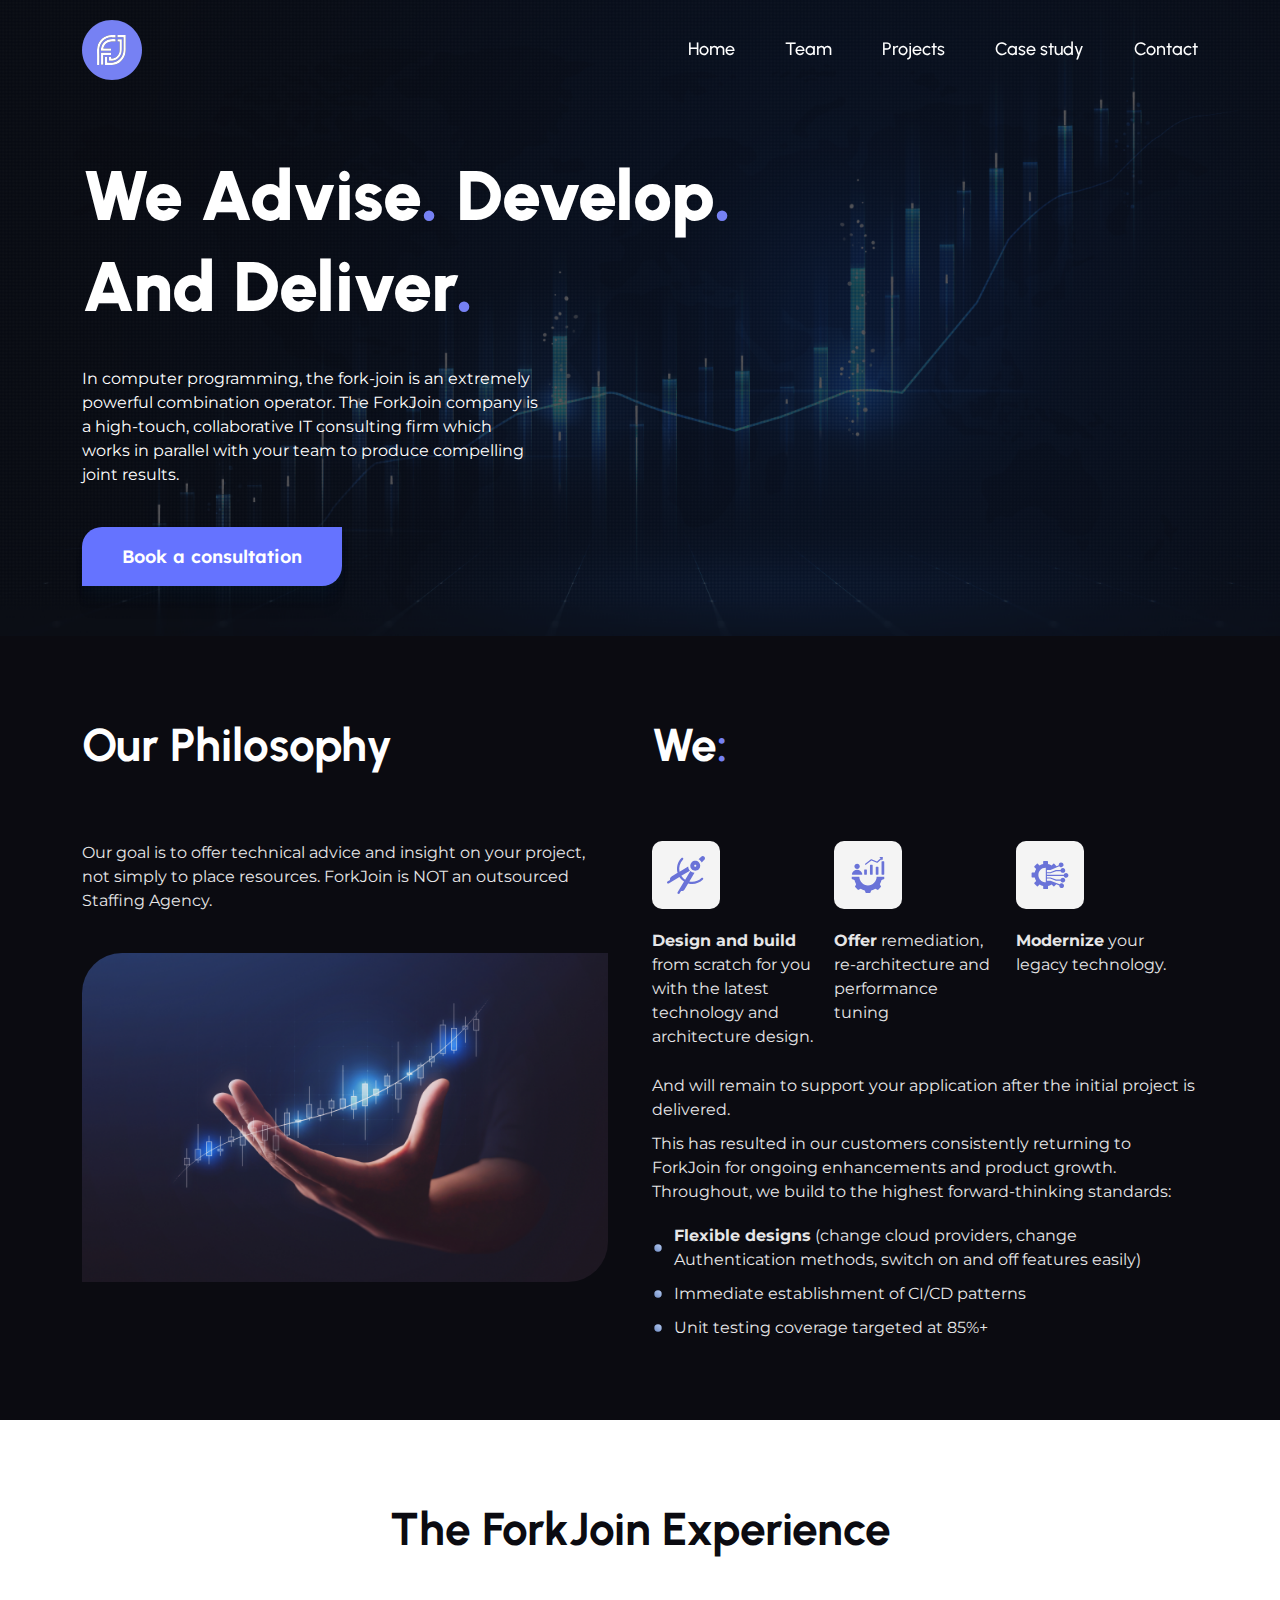
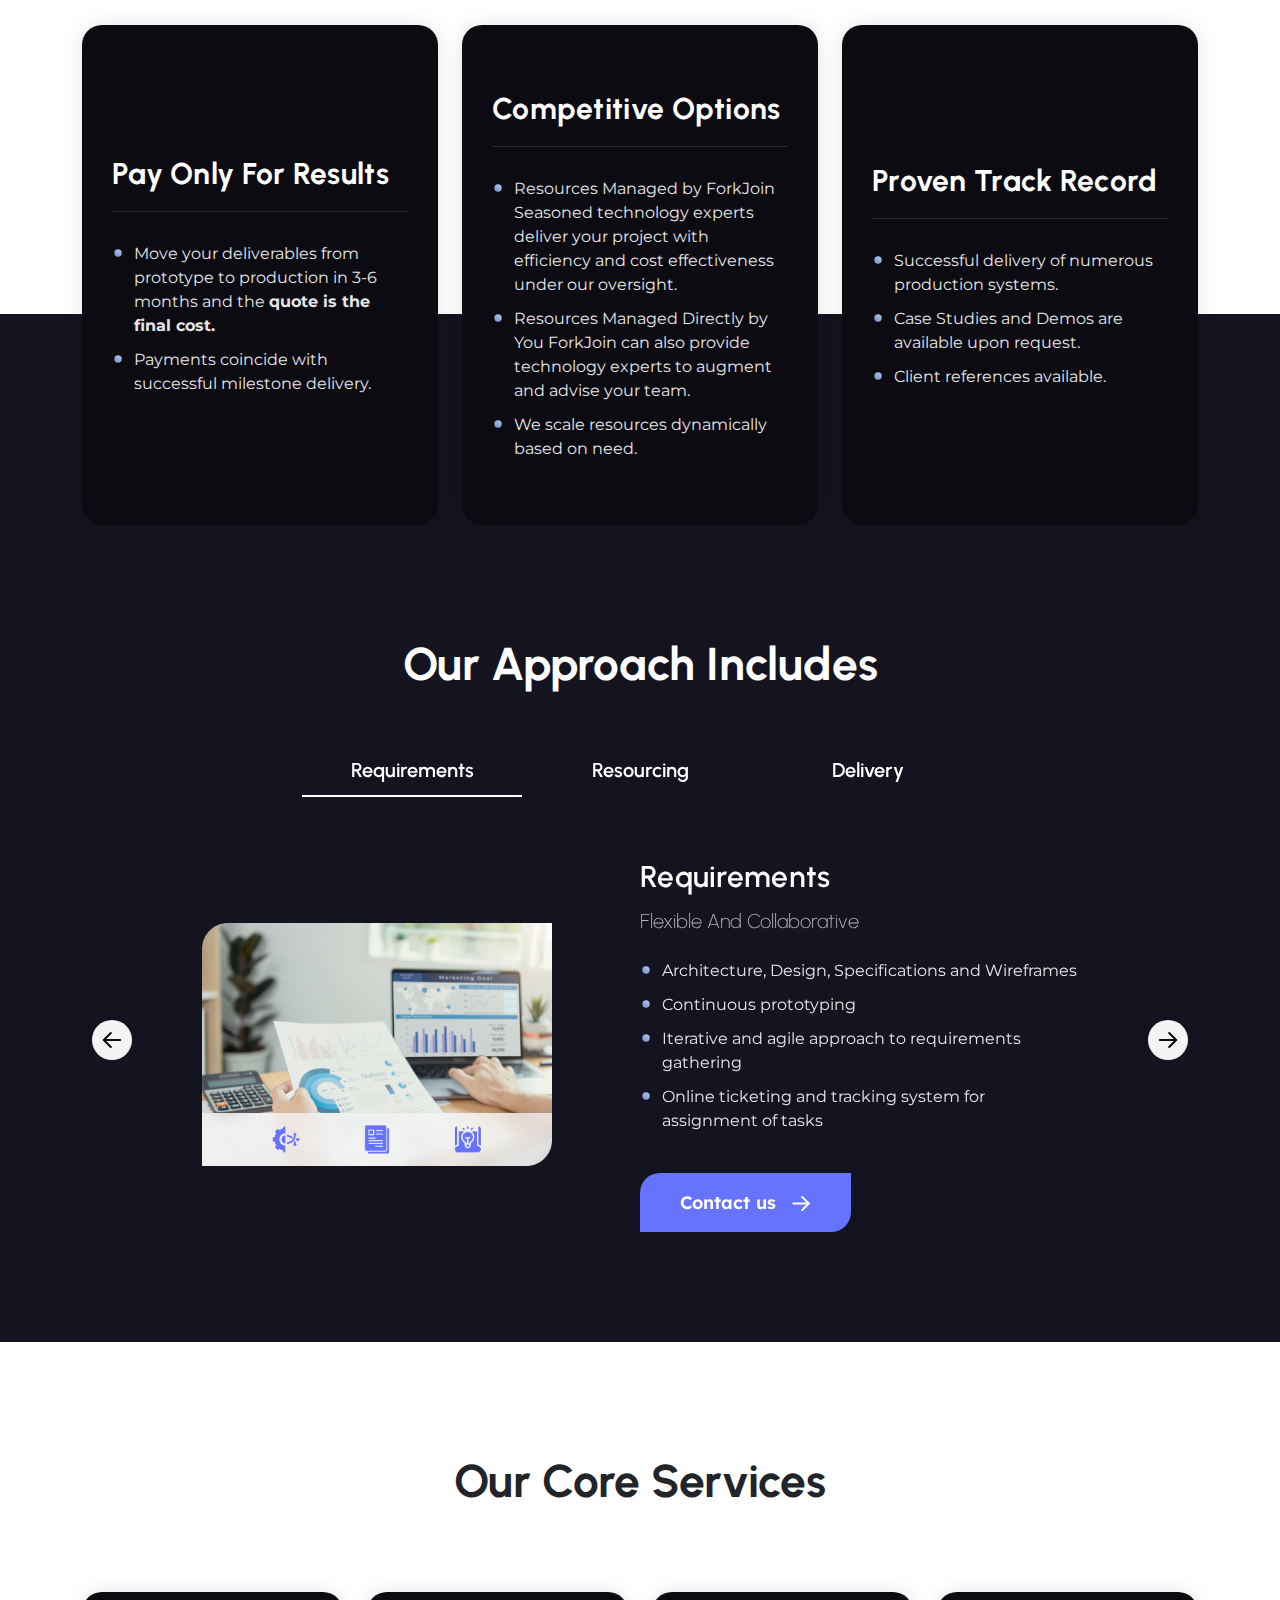
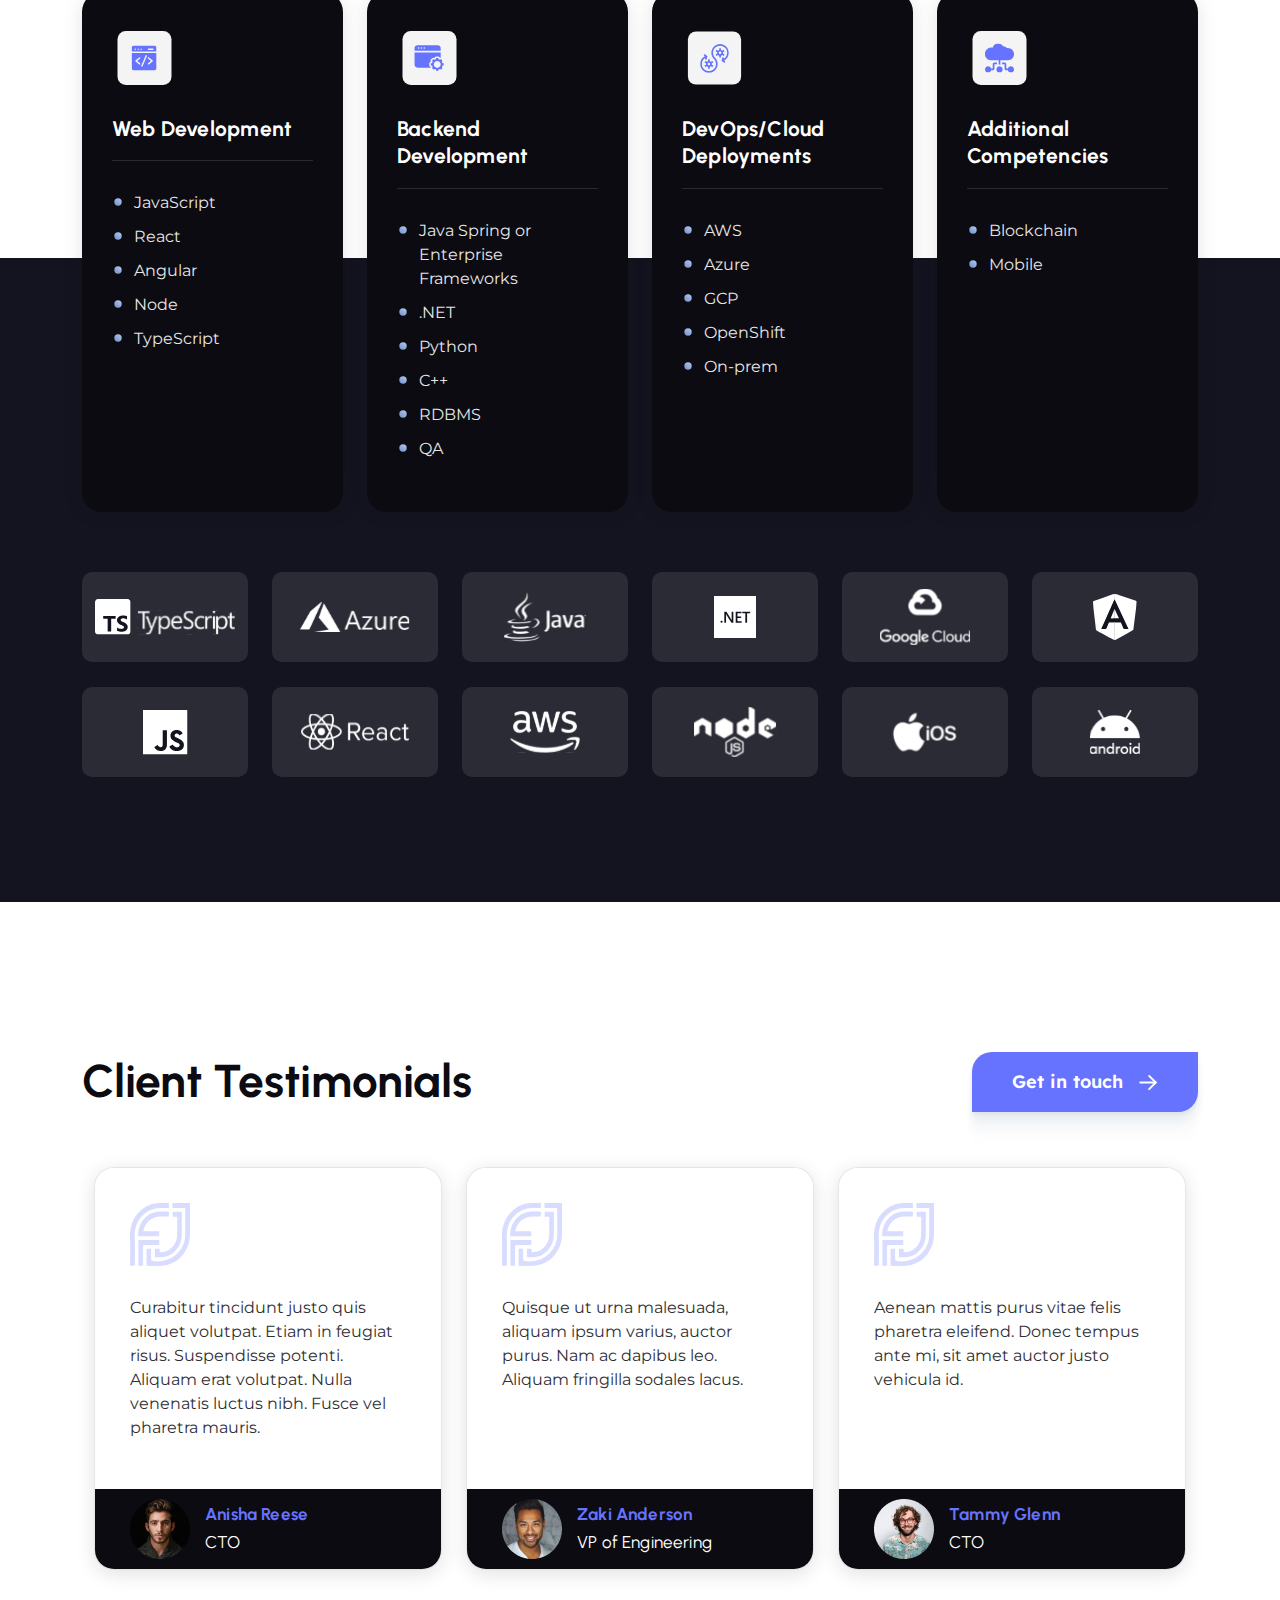
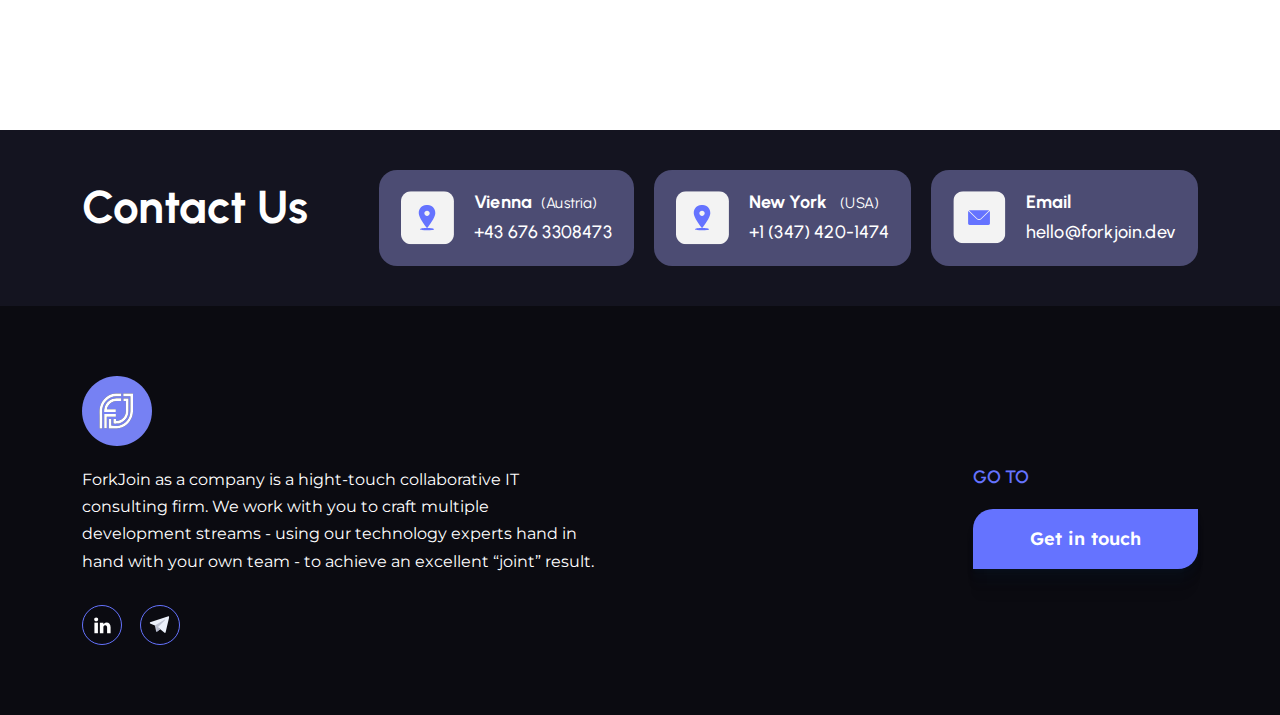
<file: index.html>
<!DOCTYPE html>
<html lang="en">

<head>
    <meta charset="UTF-8">
    <meta http-equiv="X-UA-Compatible" content="IE=edge">
    <meta name="viewport" content="width=device-width, initial-scale=1.0">
    <title>ForkJoin</title>
    <link rel="icon" type="image/x-icon" href="img/favicon.png">
    <link rel="stylesheet" href="css/lib/bootstrap.min.css">
    <link rel="stylesheet" href="css/lib/swiper-bundle.min.css">
    <link rel="stylesheet" href="css/style.css">
</head>

<body>
    <div class="pagewrapper">
        <header class="header">
            <div class="container">
                <div class="row align-items-center">
                    <div class="col-lg-2 col-6">
                        <div class="header__logo">
                            <a href="index.html">
                                <img src="img/svg/logo.svg" alt="logo">
                            </a>
                        </div>
                    </div>
                    <div class="col-lg-10 col-6">
                        <div class="burger-btn">
                            <img class="open" src="img/svg/burger-btn.svg" alt="burger">
                            <img class="close" src="img/svg/burger-close.svg" alt="burger">
                        </div>
                        <div class="header__nav">
                            <nav class="header__menu">
                                <ul>
                                    <li>
                                        <a href="index.html">
                                            Home
                                        </a>
                                    </li>
                                    <!-- <li class="submenu">
                                        <svg class="arrow" xmlns="http://www.w3.org/2000/svg" width="16" height="16"
                                            viewBox="0 0 16 16" fill="none">
                                            <path d="M12 6L8 10L4 6" stroke="white" stroke-width="1.5"
                                                stroke-linecap="round" stroke-linejoin="round" />
                                        </svg>
                                        <a href="#">
                                            Services
                                        </a>
                                        <ul>
                                            <li>
                                                <a href="service.html">
                                                    Web Development
                                                </a>
                                            </li>
                                            <li>
                                                <a href="service.html">
                                                    Backend Development
                                                </a>
                                            </li>
                                            <li>
                                                <a href="service.html">
                                                    DevOps/Cloud Deployments
                                                </a>
                                            </li>
                                            <li>
                                                <a href="service.html">
                                                    Additional Competencies
                                                </a>
                                            </li>
                                        </ul>
                                    </li> -->
                                    <li>
                                        <a href="team.html">
                                            Team
                                        </a>
                                    </li>
                                    <li>
                                        <a href="our-project.html">
                                            Projects
                                        </a>
                                    </li>
                                    <li>
                                        <a href="case-study.html">
                                            Case study
                                        </a>
                                    </li>
                                    <li>
                                        <a href="contact.html">
                                            Contact
                                        </a>
                                    </li>
                                </ul>
                            </nav>
                            <!-- <div class="header__contacts">
                                <ul>
                                    <li>
                                        <a href="tel:+1 (347) 420-1474">
                                            New York: +1 (347) 420-1474
                                        </a>
                                    </li>
                                    <li>
                                        <a href="tel:+43 676 3308473">
                                            Austria: +43 676 3308473
                                        </a>
                                    </li>
                                </ul>
                            </div> -->
                        </div>
                    </div>
                </div>
            </div>
        </header>

        <main class="main">

            <section class="welcomesect">
                <img src="img/welcomescreen_bg.png" alt="background image" class="welcomesect__bg">
                <div class="container">
                    <div class="welcomesect__inner">
                        <div class="welcomesect__info">
                            <h1>
                                We Advise<span>.</span> Develop<span>.</span> <br>And Deliver<span>.</span>
                            </h1>
                            <p>
                                In computer programming, the fork-join is an extremely powerful combination operator.
                                The ForkJoin company is a high-touch, collaborative IT consulting firm which works in
                                parallel with your team to produce compelling joint results.
                            </p>
                            <a href="contact.html" class="bluebtn">
                                Book a consultation
                            </a>
                        </div>
                    </div>
                </div>
            </section>

            <section class="philosophy">
                <div class="container">
                    <div class="row">
                        <div class="col-lg-6">
                            <div class="philosophy__left">
                                <div class="philosophy__left-content">
                                    <h2 class="secttitle">
                                        Our Philosophy
                                    </h2>
                                    <p>
                                        Our goal is to offer technical advice and insight on your project, not simply to
                                        place resources. ForkJoin is NOT an outsourced Staffing Agency.
                                    </p>
                                    <img src="img/philosophy_img.png" alt="icon">
                                </div>
                            </div>
                        </div>
                        <div class="col-lg-6">
                            <div class="philosophy__right">
                                <h2 class="secttitle">
                                    We<span>:</span>
                                </h2>
                                <div class="philosophy__right-row">
                                    <div class="philosophy__right-item">
                                        <img src="img/svg/philosofy_item_1.svg" alt="icon">
                                        <p>
                                            <b>Design and build</b> from scratch for you with the latest technology and
                                            architecture design.
                                        </p>
                                    </div>
                                    <div class="philosophy__right-item">
                                        <img src="img/svg/philosofy_item_2.svg" alt="icon">
                                        <p>
                                            <b>Offer</b> remediation, re-architecture and performance tuning
                                        </p>
                                    </div>
                                    <div class="philosophy__right-item">
                                        <img src="img/svg/philosofy_item_3.svg" alt="icon">
                                        <p>
                                            <b>Modernize</b> your legacy technology.
                                        </p>
                                    </div>
                                </div>
                                <div class="philosophy__right-content">
                                    <p>
                                        And will remain to support your application after the initial project is delivered.
                                    </p>
                                    <p>
                                        This has resulted in our customers consistently returning to ForkJoin for
                                        ongoing enhancements and product growth. Throughout, we build to the highest
                                        forward-thinking standards:
                                    </p>
                                    <ul>
                                        <li>
                                            <b>Flexible designs</b> (change cloud providers, change Authentication
                                            methods, switch on and off features easily)
                                        </li>
                                        <li>
                                            Immediate establishment of CI/CD patterns
                                        </li>
                                        <li>
                                            Unit testing coverage targeted at 85%+
                                        </li>
                                    </ul>
                                </div>
                            </div>
                        </div>
                    </div>
                </div>
            </section>

            <section class="experience">
                <div class="container">
                    <div class="experience__title">
                        <h2 class="secttitle">
                            The ForkJoin Experience
                        </h2>
                    </div>
                    <div class="experience__content">
                        <div class="row">
                            <div class="col-xl-4">
                                <div class="experience__item">
                                    <h3>
                                        Pay Only For Results
                                    </h3>
                                    <ul>
                                        <li>
                                            Move your deliverables from prototype to production in 3-6 months and the
                                            <b>quote is the final cost.</b>
                                        </li>
                                        <li>
                                            Payments coincide with successful milestone delivery.
                                        </li>
                                    </ul>
                                </div>
                            </div>
                            <div class="col-xl-4">
                                <div class="experience__item">
                                    <h3>
                                        Competitive Options
                                    </h3>
                                    <ul>
                                        <li>
                                            Resources Managed by ForkJoin Seasoned technology experts deliver your
                                            project with efficiency and cost effectiveness under our oversight.
                                        </li>
                                        <li>
                                            Resources Managed Directly by You ForkJoin can also provide technology
                                            experts to augment and advise your team.
                                        </li>
                                        <li>
                                            We scale resources dynamically based on need.
                                        </li>
                                    </ul>
                                </div>
                            </div>
                            <div class="col-xl-4">
                                <div class="experience__item">
                                    <h3>
                                        Proven Track Record
                                    </h3>
                                    <ul>
                                        <li>
                                            Successful delivery of numerous production systems.
                                        </li>
                                        <li>
                                            Case Studies and Demos are available upon request.
                                        </li>
                                        <li>
                                            Client references available.
                                        </li>
                                    </ul>
                                </div>
                            </div>
                        </div>
                    </div>
                </div>
            </section>

            <section class="approach">
                <div class="container">
                    <div class="approach__title">
                        <h2 class="secttitle">
                            Our Approach Includes
                        </h2>
                    </div>

                    <div class="swiper approach__slider">
                        <div class="swiper-pagination"></div>
                        <div class="swiper-button-next"></div>
                        <div class="swiper-button-prev"></div>
                        <div class="swiper-wrapper">

                            <div class="swiper-slide approach__slide" data-name="Requirements">
                                <div class="approach__slider-item">
                                    <img src="img/approach_slide_img2.png" alt="slide">
                                    <div class="approach__slide-content">
                                        <h3>
                                            Requirements
                                        </h3>
                                        <span>
                                            Flexible And Collaborative
                                        </span>
                                        <ul>
                                            <li>
                                                Architecture, Design, Specifications and Wireframes
                                            </li>
                                            <li>
                                                Continuous prototyping
                                            </li>
                                            <li>
                                                Iterative and agile approach to requirements gathering
                                            </li>
                                            <li>
                                                Online ticketing and tracking system for assignment of tasks
                                            </li>
                                        </ul>
                                        <a href="contact.html" class="bluebtn">
                                            Contact us
                                            <img src="img/svg/approach_slide_btn.svg" alt="arrow">
                                        </a>
                                    </div>
                                </div>
                            </div>

                            <div class="swiper-slide approach__slide" data-name="Resourcing">
                                <div class="approach__slider-item">
                                    <img src="img/approach_slide_img1.png" alt="slide">
                                    <div class="approach__slide-content">
                                        <h3>
                                            Resourcing
                                        </h3>
                                        <span>
                                            Transparent And Experienced
                                        </span>
                                        <ul>
                                            <li>
                                                Senior team assigned to your project
                                            </li>
                                            <li>
                                                Open communication and partnership with your project team
                                            </li>
                                            <li>
                                                Domain specific knowledge in areas such as Trading Systems, Foreign
                                                Exchange, Stock Lending, Private Equity, Insurance, Telecommunications
                                            </li>
                                        </ul>
                                        <a href="contact.html" class="bluebtn">
                                            Contact us
                                            <img src="img/svg/approach_slide_btn.svg" alt="arrow">
                                        </a>
                                    </div>
                                </div>
                            </div>

                            <div class="swiper-slide approach__slide" data-name="Delivery">
                                <div class="approach__slider-item">
                                    <img src="img/approach_slide_img3.png" alt="slide">
                                    <div class="approach__slide-content">
                                        <h3>
                                            Delivery
                                        </h3>
                                        <span>
                                            Quality Output
                                        </span>
                                        <ul>
                                            <li>
                                                Daily scrums / Predictable release cadence (weekly/monthly)
                                            </li>
                                            <li>
                                                Extensive QA performed by ForkJoin
                                            </li>
                                            <li>
                                                Full integration capability with production systems
                                            </li>
                                            <li>
                                                Security and Vulnerability Scans
                                            </li>
                                        </ul>
                                        <a href="contact.html" class="bluebtn">
                                            Contact us
                                            <img src="img/svg/approach_slide_btn.svg" alt="arrow">
                                        </a>
                                    </div>
                                </div>
                            </div>

                        </div>

                    </div>
                </div>
            </section>

            <!-- <section class="technologies">
                <div class="container">
                    <div class="technologies__top">
                        <h2 class="secttitle">
                            Utilize Expert ForkJoin Technologies Practices
                        </h2>
                        <a href="#" class="bluebtn">
                            Get in touch
                            <img src="img/svg/approach_slide_btn.svg" alt="arrow">
                        </a>
                    </div>
                    <div class="technologies__content">
                        <div class="row">
                            <div class="col-lg-4">
                                <div class="technologies__content-bigitem">
                                    <img src="img/svg/technologies_big_item.svg" alt="icon">
                                    <p>
                                        Only senior, experienced resources will be assigned to your project
                                    </p>
                                </div>
                            </div>
                            <div class="col-lg-4">
                                <div class="technologies__content-bigitem">
                                    <img src="img/svg/technologies_big_item.svg" alt="icon">
                                    <p>
                                        Our senior resources are overseen by expert Engineering Management specific to
                                        the Practice
                                    </p>
                                </div>
                            </div>
                            <div class="col-lg-4">
                                <div class="technologies__content-bigitem">
                                    <img src="img/svg/technologies_big_item.svg" alt="icon">
                                    <p>
                                        All expert managers code themselves as well as review code check-in and
                                        deployment for others
                                    </p>
                                </div>
                            </div>
                        </div>
                        <div class="row">
                            <div class="col-md-6 col-lg-3">
                                <div class="technologies__content-smallitem">
                                    <img src="img/svg/technologies_item_js.svg" alt="icon">
                                    <p>
                                        JavaScript Expert Practice
                                    </p>
                                </div>
                            </div>
                            <div class="col-md-6 col-lg-3">
                                <div class="technologies__content-smallitem">
                                    <img src="img/svg/technologies_item_js.svg" alt="icon">
                                    <p>
                                        JavaScript Expert Practice
                                    </p>
                                </div>
                            </div>
                            <div class="col-md-6 col-lg-3">
                                <div class="technologies__content-smallitem">
                                    <img src="img/svg/technologies_item_dotenet.svg" alt="icon">
                                    <p>
                                        .NET Expert Practice
                                    </p>
                                </div>
                            </div>
                            <div class="col-md-6 col-lg-3">
                                <div class="technologies__content-smallitem">
                                    <img src="img/svg/technologies_item_devops.svg" alt="icon">
                                    <p>
                                        DevOps/Cloud Expert Practice
                                    </p>
                                </div>
                            </div>
                        </div>
                    </div>
                </div>
            </section> -->

            <!-- <section class="qr">
                <div class="container">
                    <div class="qr__inner">
                        <h3>
                            Our Practice Heads are certified and are published domain authors, followed in the
                            open-source communities.
                        </h3>
                    </div>
                </div>
                <div class="qr__frame">
                    <img class="qr-icon" src="img/svg/Qr code.svg" alt="qr">
                    <img class="books" src="img/e-book.png" alt="e-book">
                </div>
            </section> -->

            <section class="services">
                <div class="services__top">
                    <div class="container">
                        <div class="services__title">
                            <h2 class="secttitle">
                                Our Core Services
                            </h2>
                        </div>
                        <div class="row">
                            <div class="col-md-6 col-xl-3">
                                <div class="services__top-item">
                                    <img src="img/svg/services_top_item1.svg" alt="icon">
                                    <p>
                                        Web Development
                                    </p>
                                    <ul>
                                        <li>
                                            JavaScript
                                        </li>
                                        <li>
                                            React
                                        </li>
                                        <li>
                                            Angular
                                        </li>
                                        <li>
                                            Node
                                        </li>
                                        <li>
                                            TypeScript
                                        </li>
                                    </ul>
                                </div>
                            </div>
                            <div class="col-md-6 col-xl-3">
                                <div class="services__top-item">
                                    <img src="img/svg/services_top_item2.svg" alt="icon">
                                    <p>
                                        Backend Development
                                    </p>
                                    <ul>
                                        <li>
                                            Java Spring or Enterprise Frameworks
                                        </li>
                                        <li>
                                            .NET
                                        </li>
                                        <li>
                                            Python
                                        </li>
                                        <li>
                                            C++
                                        </li>
                                        <li>
                                            RDBMS
                                        </li>
                                        <li>
                                            QA
                                        </li>
                                    </ul>
                                </div>
                            </div>
                            <div class="col-md-6 col-xl-3">
                                <div class="services__top-item">
                                    <img src="img/svg/services_icon3.svg" alt="icon">
                                    <p>
                                        DevOps/Cloud Deployments
                                    </p>
                                    <ul>
                                        <li>
                                            AWS
                                        </li>
                                        <li>
                                            Azure
                                        </li>
                                        <li>
                                            GCP
                                        </li>
                                        <li>
                                            OpenShift
                                        </li>
                                        <li>
                                            On-prem
                                        </li>
                                    </ul>
                                </div>
                            </div>
                            <div class="col-md-6 col-xl-3">
                                <div class="services__top-item">
                                    <img src="img/svg/services_top_item3.svg" alt="icon">
                                    <p>
                                        Additional Competencies
                                    </p>
                                    <ul>
                                        <li>
                                            Blockchain
                                        </li>
                                        <li>
                                            Mobile
                                        </li>
                                    </ul>
                                </div>
                            </div>
                        </div>
                    </div>
                </div>
                <div class="services__bottom">
                    <div class="container">
                        <div class="row">
                            <div class="col-xl-2 col-md-3 col-6">
                                <div class="services__bottom-item">
                                    <img class="static" src="img/svg/services_item_1.svg" alt="icon">
                                    <img class="hover" src="img/svg/services_item_1_hover.svg" alt="icon">
                                </div>
                            </div>
                            <div class="col-xl-2 col-md-3 col-6">
                                <div class="services__bottom-item">
                                    <img class="static" src="img/svg/services_item_2.svg" alt="icon">
                                    <img class="hover" src="img/svg/services_item_2_hover.svg" alt="icon">
                                </div>
                            </div>
                            <div class="col-xl-2 col-md-3 col-6">
                                <div class="services__bottom-item">
                                    <img class="static" src="img/svg/services_item_3.svg" alt="icon">
                                    <img class="hover" src="img/svg/services_item_3_hover.svg" alt="icon">
                                </div>
                            </div>
                            <div class="col-xl-2 col-md-3 col-6">
                                <div class="services__bottom-item">
                                    <img class="static" src="img/svg/services_item_4.svg" alt="icon">
                                    <img class="hover" src="img/svg/services_item_4_hover.svg" alt="icon">
                                </div>
                            </div>
                            <div class="col-xl-2 col-md-3 col-6">
                                <div class="services__bottom-item">
                                    <img class="static" src="img/svg/services_item_5.svg" alt="icon">
                                    <img class="hover" src="img/svg/services_item_5_hover.svg" alt="icon">
                                </div>
                            </div>
                            <div class="col-xl-2 col-md-3 col-6">
                                <div class="services__bottom-item">
                                    <img class="static" src="img/svg/services_item_6.svg" alt="icon">
                                    <img class="hover" src="img/svg/services_item_6_hover.svg" alt="icon">
                                </div>
                            </div>
                            <div class="col-xl-2 col-md-3 col-6">
                                <div class="services__bottom-item">
                                    <img class="static" src="img/svg/services_item_7.svg" alt="icon">
                                    <img class="hover" src="img/svg/services_item_7_hover.svg" alt="icon">
                                </div>
                            </div>
                            <div class="col-xl-2 col-md-3 col-6">
                                <div class="services__bottom-item">
                                    <img class="static" src="img/svg/services_item_8.svg" alt="icon">
                                    <img class="hover" src="img/svg/services_item_8_hover.svg" alt="icon">
                                </div>
                            </div>
                            <div class="col-xl-2 col-md-3 col-6">
                                <div class="services__bottom-item">
                                    <img class="static" src="img/svg/services_item_9.svg" alt="icon">
                                    <img class="hover" src="img/svg/services_item_9_hover.svg" alt="icon">
                                </div>
                            </div>
                            <div class="col-xl-2 col-md-3 col-6">
                                <div class="services__bottom-item">
                                    <img class="static" src="img/svg/services_item_10.svg" alt="icon">
                                    <img class="hover" src="img/svg/services_item_10_hover.svg" alt="icon">
                                </div>
                            </div>
                            <div class="col-xl-2 col-md-3 col-6">
                                <div class="services__bottom-item">
                                    <img class="static" src="img/svg/services_item_11.svg" alt="icon">
                                    <img class="hover" src="img/svg/services_item_11_hover.svg" alt="icon">
                                </div>
                            </div>
                            <div class="col-xl-2 col-md-3 col-6">
                                <div class="services__bottom-item">
                                    <img class="static" src="img/svg/services_item_12.svg" alt="icon">
                                    <img class="hover" src="img/svg/services_item_12_hover.svg" alt="icon">
                                </div>
                            </div>
                        </div>

                    </div>
                </div>
            </section>

            <!-- <section class="quality">
                <div class="container">
                    <div class="quality__inner">
                        <h2 class="secttitle">
                            Quality is embedded in our delivery
                        </h2>
                        <img src="img/svg/diagram.svg" alt="diagram">
                    </div>
                </div>
            </section> -->

            
            <!-- <section class="references">
                <img src="img/svg/reference_frame.svg" alt="icon" class="reference__frame">
                <div class="container">
                    <div class="row">
                        <div class="col-lg-6 col-xxl-4">
                            <div class="references__title">
                                <h2 class="secttitle">
                                    References
                                </h2>
                            </div>
                            <div class="references__content">
                                <p>
                                    Curabitur tincidunt justo quis aliquet volutpat. Etiam in feugiat risus. Suspendisse
                                    potenti. Aliquam erat volutpat. Nulla venenatis luctus nibh. Fusce vel pharetra
                                    mauris.
                                </p>
                            </div>
                        </div>
                        <div class="col-lg-6 col-xxl-4">
                            <div class="references__item">
                                <img src="img/svg/reference_content_frame.svg" alt="icon"
                                    class="references__content-frame">
                                <div class="references__item-head">
                                    <img src="img/svg/reference_item_1.svg" alt="icon">
                                    <p>
                                        <b>Capital Markets</b> - ENSO Financial Analytics acquired by NEX (part of ICAP)
                                        and by Hazeltree
                                    </p>
                                </div>
                                <div class="references__item-content">
                                    <p>
                                        <b>Functionality:</b> Web Workflow, Reporting, Compliance, Market Data.
                                    </p>
                                    <p>
                                        <b>Voted:</b> <i>"Most Innovative Hedge Fund Platform" by Hedge Fund Magazine 2
                                            years in a Row.</i>
                                    </p>
                                </div>
                            </div>
                        </div>
                        <div class="col-lg-6 col-xxl-4">
                            <div class="references__item">
                                <img src="img/svg/reference_content_frame.svg" alt="icon"
                                    class="references__content-frame">
                                <div class="references__item-head">
                                    <img src="img/svg/reference_item_2.svg" alt="icon">
                                    <p>
                                        <b>Private Equity -</b>
                                        Meetpery <a href="#">meetpery.com</a>
                                    </p>
                                </div>
                                <div class="references__item-content">
                                    <p>
                                        <b>Functionality:</b> Web Investor Portals, Fund Transfer, Reporting.
                                    </p>
                                </div>
                            </div>
                        </div>
                        <div class="col-lg-6 col-xxl-4">
                            <div class="references__item">
                                <img src="img/svg/reference_content_frame.svg" alt="icon"
                                    class="references__content-frame">
                                <div class="references__item-head">
                                    <img src="img/svg/reference_item_3.svg" alt="icon">
                                    <p>
                                        <b>Quantitative Trading </b> - Epsilonics
                                    </p>
                                </div>
                                <div class="references__item-content">
                                    <p>
                                        <b>Functionality:</b> Rich Real-Time Trading, Market Data, Position Management
                                    </p>
                                </div>
                            </div>
                        </div>
                        <div class="col-lg-6 col-xxl-4">
                            <div class="references__item">
                                <img src="img/svg/reference_content_frame.svg" alt="icon"
                                    class="references__content-frame">
                                <div class="references__item-head">
                                    <img src="img/svg/reference_item_3.svg" alt="icon">
                                    <p>
                                        <b>Functionality</b> - REW - Tampa-based consulting firm
                                    </p>
                                </div>
                                <div class="references__item-content">
                                    <p>
                                        Focused on telecommunications
                                    </p>
                                    <p>
                                        <b>Functionality:</b> REW - Tampa-based consulting firm
                                    </p>
                                </div>
                            </div>
                        </div>
                        <div class="col-lg-6 col-xxl-4">
                            <div class="references__item">
                                <img src="img/svg/reference_content_frame.svg" alt="icon"
                                    class="references__content-frame">
                                <div class="references__item-head">
                                    <img src="img/svg/reference_item_3.svg" alt="icon">
                                    <p>
                                        <b>Mobile</b> - In-House development of two greenfield projects focusing on the
                                        retail sector
                                    </p>
                                </div>
                                <div class="references__item-content">
                                    <p>
                                        <b>Functionality:</b> iOS and Android Apps
                                    </p>
                                </div>
                            </div>
                        </div>
                    </div>
                </div>
            </section> -->

            <!-- <section class="info">
                <div class="container">
                    <div class="info__row">
                        <div class="info__row-image">
                            <img src="img/info_row1.png" alt="image">
                        </div>
                        <div class="info__row-content">
                            <h3>
                                Buildout Of A Private Equity Portal
                            </h3>
                            <p>
                                A newly formed private securities firm required an end-to end web based application for
                                investors built from scratch
                            </p>
                            <p>
                                <img src="img/svg/info_row_icon.svg" alt="icon">
                                <b>
                                    Overall Business Objective:
                                </b>
                            </p>
                            <p>
                                Implement a platform for sharing knowledge and deal flow to build wealth through
                                syndicated investing in alternative market opportunities.
                            </p>
                        </div>
                    </div>
                    <div class="info__row">
                        <div class="info__row-image">
                            <img src="img/info_row2.png" alt="image">
                        </div>
                        <div class="info__row-content">
                            <h3>
                                Business Requirements for the Investment Portal:
                            </h3>
                            <ul>
                                <li>
                                    Allow new investors to register
                                </li>
                                <li>
                                    Perform KYC
                                </li>
                                <li>
                                    Offer a catalogue of investment opportunities
                                </li>
                                <li>
                                    Allow investors to apply for new investments
                                </li>
                                <li>
                                    Show integrated financial data from third-party providers about investments
                                </li>
                                <li>
                                    Show investment Performance Analysis
                                </li>
                                <li>
                                    Allow posting of news and information to investors
                                </li>
                                <li>
                                    Allow investors to interact in public/private group chats
                                </li>
                            </ul>

                        </div>
                    </div>
                </div>
            </section>

            <section class="timeline">
                <div class="container">
                    <div class="timeline__title">
                        <h2 class="secttitle">
                            Timeline
                        </h2>
                    </div>
                    <div class="timeline__inner">
                        <div class="timeline__row">
                            <div class="timeline__row-left timeline__row-item">
                                <svg xmlns="http://www.w3.org/2000/svg" width="92" height="93" viewBox="0 0 92 93"
                                    fill="none">
                                    <path
                                        d="M51.2445 9.67269H52.7442C53.3171 9.67269 53.7817 9.20784 53.7817 8.63517C53.7817 8.06233 53.3171 7.59766 52.7442 7.59766H51.2445C50.6719 7.59766 50.207 8.06233 50.207 8.63517C50.2069 9.20784 50.6717 9.67269 51.2445 9.67269Z"
                                        fill="#747496" />
                                    <path
                                        d="M29.5126 9.67269H45.9378C46.5107 9.67269 46.9754 9.20784 46.9754 8.63517C46.9754 8.06233 46.5107 7.59766 45.9378 7.59766H29.5126C28.9399 7.59766 28.4751 8.06233 28.4751 8.63517C28.4751 9.20784 28.9399 9.67269 29.5126 9.67269Z"
                                        fill="#747496" />
                                    <path
                                        d="M41.13 78.75C39.1378 78.75 37.5054 80.3684 37.5054 82.3747C37.5054 84.3669 39.1378 85.9855 41.13 85.9855C43.1222 85.9855 44.7408 84.3669 44.7408 82.3747C44.7408 80.3686 43.1222 78.75 41.13 78.75Z"
                                        fill="#747496" />
                                    <path
                                        d="M60.2965 50.5137H21.9604C21.3875 50.5137 20.9229 50.9783 20.9229 51.5512C20.9229 52.1239 21.3875 52.5887 21.9604 52.5887H60.2965C60.8694 52.5887 61.334 52.1239 61.334 51.5512C61.334 50.9783 60.8694 50.5137 60.2965 50.5137Z"
                                        fill="#747496" />
                                    <path
                                        d="M60.2965 60.0273H21.9604C21.3875 60.0273 20.9229 60.492 20.9229 61.0649C20.9229 61.6377 21.3875 62.1024 21.9604 62.1024H60.2965C60.8694 62.1024 61.334 61.6377 61.334 61.0649C61.334 60.492 60.8694 60.0273 60.2965 60.0273Z"
                                        fill="#747496" />
                                    <path
                                        d="M50.6339 69.543H31.623C31.0501 69.543 30.5854 70.0078 30.5854 70.5805C30.5854 71.1533 31.0503 71.618 31.623 71.618H50.6341C51.2069 71.618 51.6716 71.1533 51.6716 70.5805C51.6716 70.0076 51.2069 69.543 50.6339 69.543Z"
                                        fill="#747496" />
                                    <path
                                        d="M73.5445 13.4086V9.14752C73.5445 5.52287 70.5979 2.57617 66.9732 2.57617H15.2872C11.6625 2.57617 8.71582 5.52287 8.71582 9.14752V83.8544C8.71582 87.4791 11.6625 90.4257 15.2872 90.4257H66.9732C70.5979 90.4257 73.5445 87.4791 73.5445 83.8544V34.8662C79.0092 34.3404 83.2841 29.7336 83.2841 24.1306C83.2841 18.5276 79.0092 13.9204 73.5445 13.4086ZM71.4693 83.8544C71.4693 86.3308 69.4495 88.3507 66.973 88.3507H15.2872C12.8107 88.3507 10.7909 86.3308 10.7909 83.8544V9.14752C10.7909 6.67107 12.8107 4.6512 15.2872 4.6512H66.9732C69.4496 4.6512 71.4695 6.67089 71.4695 9.14752V13.4086C66.0049 13.9342 61.7161 18.5412 61.7161 24.1304C61.7161 29.7196 66.0049 34.3403 71.4695 34.866L71.4693 83.8544ZM76.8786 22.2904L71.7322 27.4367C71.331 27.8519 70.667 27.8519 70.2658 27.4367L68.1352 25.3063C67.7202 24.8912 67.7202 24.2411 68.1352 23.8399C68.5365 23.4248 69.1866 23.4248 69.6017 23.8399L70.9989 25.2371L75.4122 20.8238C75.8135 20.4227 76.4774 20.4227 76.8786 20.8238C77.2799 21.2391 77.2799 21.8892 76.8786 22.2904Z"
                                        fill="#747496" />
                                    <path
                                        d="M41.1164 17.0469C37.8376 17.0469 35.1675 19.7309 35.1675 23.0236C35.1675 26.3024 37.8376 28.9726 41.1164 28.9726C44.409 28.9726 47.093 26.3024 47.093 23.0236C47.0928 19.731 44.409 17.0469 41.1164 17.0469Z"
                                        fill="#747496" />
                                    <path
                                        d="M30.7539 43.0006C30.7539 43.5817 31.2243 44.0381 31.7914 44.0381H50.4681H50.4958C51.0631 44.0381 51.5333 43.5817 51.5333 43.0006C51.5333 42.9178 51.5195 42.8349 51.5057 42.7517C51.395 35.793 46.7743 30.1621 41.1159 30.1621C35.4024 30.1621 30.7539 35.9315 30.7539 43.0006Z"
                                        fill="#747496" />
                                </svg>
                            </div>
                            <div class="timeline__row-right timeline__row-item">
                                <div class="timeline__row-index">
                                    1
                                </div>
                                <div class="timeline__row-info">
                                    <h4>
                                        MVP
                                    </h4>
                                    <span>
                                        3 Months
                                    </span>
                                    <p>
                                        Investor Registration, KYC, Catalogue of Investments
                                    </p>
                                </div>
                            </div>
                        </div>
                        <div class="timeline__row">
                            <div class="timeline__row-left">
                                <svg xmlns="http://www.w3.org/2000/svg" width="92" height="93" viewBox="0 0 92 93"
                                    fill="none">
                                    <path
                                        d="M32.1193 57.2273L28.916 54.7705C28.6963 54.602 28.4273 54.5107 28.1505 54.5107C27.8737 54.5107 27.6047 54.602 27.385 54.7705L24.1817 57.2273C24.0286 57.3448 23.9046 57.4959 23.8192 57.6689C23.7338 57.842 23.6894 58.0324 23.6894 58.2253V69.3171C23.6894 69.6507 23.8219 69.9706 24.0578 70.2065C24.2937 70.4424 24.6136 70.5749 24.9472 70.5749H31.3538C31.6874 70.5749 32.0073 70.4424 32.2432 70.2065C32.4791 69.9706 32.6116 69.6507 32.6116 69.3171V58.2253C32.6116 58.0324 32.5672 57.842 32.4818 57.6689C32.3964 57.4959 32.2724 57.3448 32.1193 57.2273ZM30.096 68.0593H26.205V58.8458L28.1505 57.3544L30.096 58.8458V68.0593ZM20.6329 52.8839L17.4296 50.4271C17.21 50.2586 16.941 50.1673 16.6642 50.1673C16.3874 50.1673 16.1183 50.2586 15.8987 50.4271L12.6954 52.8839C12.5423 53.0014 12.4182 53.1525 12.3329 53.3255C12.2475 53.4986 12.2031 53.6889 12.2031 53.8819V69.3171C12.2031 69.6507 12.3356 69.9706 12.5715 70.2065C12.8074 70.4424 13.1273 70.5749 13.4609 70.5749H19.8675C20.201 70.5749 20.521 70.4424 20.7569 70.2065C20.9927 69.9706 21.1253 69.6507 21.1253 69.3171V53.8819C21.1253 53.6889 21.0808 53.4986 20.9955 53.3255C20.9101 53.1525 20.786 53.0014 20.6329 52.8839ZM18.6096 68.0593H14.7187V54.5024L16.6642 53.011L18.6096 54.5024V68.0593ZM43.6056 47.7048L40.4023 45.2479C40.1827 45.0795 39.9136 44.9882 39.6368 44.9882C39.3601 44.9882 39.091 45.0795 38.8714 45.2479L35.6679 47.7048C35.5148 47.8222 35.3907 47.9733 35.3054 48.1464C35.22 48.3194 35.1756 48.5098 35.1756 48.7028V69.3171C35.1756 69.6507 35.3081 69.9706 35.544 70.2065C35.7799 70.4424 36.0998 70.5749 36.4334 70.5749H42.84C43.1735 70.5749 43.4935 70.4424 43.7294 70.2065C43.9653 69.9706 44.0978 69.6507 44.0978 69.3171V48.7028C44.0978 48.5098 44.0534 48.3195 43.968 48.1464C43.8827 47.9734 43.7587 47.8223 43.6056 47.7048ZM41.5823 68.0593H37.6914V49.3232L39.6368 47.8318L41.5823 49.3232V68.0593ZM11.3264 19.3826C11.3264 19.049 11.4589 18.7291 11.6948 18.4932C11.9307 18.2573 12.2506 18.1248 12.5842 18.1248H30.7536C31.0872 18.1248 31.4072 18.2573 31.643 18.4932C31.8789 18.7291 32.0115 19.049 32.0115 19.3826C32.0115 19.7162 31.8789 20.0362 31.643 20.272C31.4072 20.5079 31.0872 20.6405 30.7536 20.6405H12.5842C12.2506 20.6405 11.9307 20.5079 11.6948 20.272C11.4589 20.0362 11.3264 19.7162 11.3264 19.3826ZM11.3264 29.4108C11.3264 29.0772 11.4589 28.7573 11.6948 28.5214C11.9307 28.2855 12.2506 28.153 12.5842 28.153H48.8219C49.1555 28.153 49.4755 28.2855 49.7113 28.5214C49.9472 28.7573 50.0797 29.0772 50.0797 29.4108C50.0797 29.7444 49.9472 30.0643 49.7113 30.3002C49.4755 30.5361 49.1555 30.6686 48.8219 30.6686H12.5842C12.2507 30.6686 11.931 30.5362 11.6951 30.3005C11.4592 30.0649 11.3266 29.7452 11.3264 29.4117V29.4108ZM12.5842 40.6966C12.2506 40.6966 11.9307 40.5641 11.6948 40.3282C11.4589 40.0923 11.3264 39.7724 11.3264 39.4388C11.3264 39.1052 11.4589 38.7853 11.6948 38.5494C11.9307 38.3135 12.2506 38.181 12.5842 38.181H48.8219C49.1555 38.181 49.4755 38.3135 49.7113 38.5494C49.9472 38.7853 50.0797 39.1052 50.0797 39.4388C50.0797 39.7724 49.9472 40.0923 49.7113 40.3282C49.4755 40.5641 49.1555 40.6966 48.8219 40.6966H12.5842ZM88.6139 82.8148L80.8904 75.0913C80.6209 74.8327 80.2864 74.6518 79.9223 74.5681C79.5583 74.4843 79.1784 74.5007 78.8229 74.6155L76.5425 72.3488C78.0645 69.8715 78.8982 67.0332 78.9578 64.1264C79.0175 61.2196 78.3008 58.3495 76.8817 55.8119C75.4626 53.2743 73.3924 51.1611 70.8846 49.6901C68.3767 48.2191 65.522 47.4436 62.6146 47.4434C61.8796 47.4445 61.1455 47.4944 60.4172 47.5929V25.3296C60.4172 25.0162 60.3002 24.714 60.0891 24.4823L40.083 2.52777C39.9652 2.39849 39.8217 2.2952 39.6617 2.22451C39.5017 2.15381 39.3288 2.11726 39.1538 2.11719H7.60756C4.67632 2.11719 2.2915 4.67917 2.2915 7.82837V71.8528C2.2915 75.002 4.67632 77.564 7.60756 77.564H53.8194C56.4053 79.211 59.4018 80.0989 62.4675 80.1264C65.5333 80.154 68.5452 79.3201 71.1603 77.7198L73.4406 80.0002C73.3264 80.3554 73.3105 80.7348 73.3944 81.0983C73.4784 81.4617 73.6591 81.7957 73.9174 82.0648L81.6408 89.7883C82.0063 90.1438 82.4384 90.4234 82.9124 90.6113C83.3864 90.7991 83.8928 90.8914 84.4026 90.8828C84.5688 90.8827 84.7349 90.8735 84.9001 90.8551C86.1099 90.6908 87.2324 90.1344 88.0957 89.2711C88.959 88.4078 89.5155 87.2852 89.6798 86.0755C89.759 85.4868 89.7042 84.8878 89.5197 84.3233C89.3351 83.7587 89.0255 83.2431 88.6139 82.8148ZM56.3115 24.071H40.4753L40.4214 6.63345L56.3115 24.071ZM4.80713 71.8528V7.82837C4.80713 6.06636 6.0635 4.63281 7.60756 4.63281H37.8991L37.9636 25.3328C37.9646 25.6657 38.0976 25.9846 38.3334 26.2197C38.5692 26.4547 38.8885 26.5867 39.2214 26.5867H57.9015V48.1312C55.228 48.9363 52.8053 50.4129 50.8644 52.4201C48.9235 54.4273 47.5292 56.8983 46.8143 59.5973C46.0994 62.2963 46.0878 65.1335 46.7806 67.8383C47.4734 70.5431 48.8475 73.0254 50.7719 75.0484H7.60756C6.06332 75.0484 4.80713 73.6148 4.80713 71.8528ZM52.8353 73.5685C50.901 71.6343 49.5838 69.17 49.0501 66.4872C48.5165 63.8044 48.7903 61.0236 49.8371 58.4964C50.8839 55.9693 52.6565 53.8093 54.9309 52.2896C57.2053 50.7699 59.8792 49.9588 62.6146 49.9588C65.3499 49.9588 68.0239 50.7699 70.2982 52.2896C72.5726 53.8093 74.3453 55.9693 75.392 58.4964C76.4388 61.0236 76.7127 63.8044 76.179 66.4872C75.6453 69.17 74.3281 71.6343 72.3939 73.5685C71.1158 74.8636 69.5931 75.8919 67.9144 76.5938C66.2356 77.2957 64.4341 77.6571 62.6146 77.6571C60.795 77.6571 58.9935 77.2957 57.3148 76.5938C55.636 75.8919 54.1134 74.8636 52.8353 73.5685ZM74.1728 75.3474C74.477 75.0432 74.7636 74.7264 75.0407 74.4031L76.8318 76.1837L75.0065 78.0087L73.2195 76.2216C73.546 75.9434 73.8648 75.6552 74.1728 75.3474ZM87.18 85.7977C87.0786 86.4393 86.7766 87.0323 86.3172 87.4917C85.8579 87.951 85.2649 88.253 84.6232 88.3544C84.3343 88.3864 83.7942 88.3841 83.4193 88.0094L75.991 80.5813L79.4065 77.1658L86.8352 84.5938C87.2096 84.9686 87.212 85.5089 87.18 85.7977ZM68.8902 59.2898C69.007 59.4066 69.0996 59.5453 69.1628 59.6979C69.2261 59.8505 69.2586 60.0141 69.2586 60.1792C69.2586 60.3444 69.2261 60.508 69.1628 60.6606C69.0996 60.8132 69.007 60.9519 68.8902 61.0687L61.6707 68.288C61.5539 68.4048 61.4152 68.4975 61.2626 68.5607C61.11 68.6239 60.9464 68.6565 60.7812 68.6565C60.616 68.6565 60.4525 68.6239 60.2998 68.5607C60.1472 68.4975 60.0086 68.4048 59.8918 68.288L56.3386 64.735C56.1027 64.4991 55.9702 64.1792 55.9702 63.8456C55.9702 63.512 56.1027 63.192 56.3386 62.9561C56.5745 62.7202 56.8945 62.5877 57.2281 62.5877C57.5617 62.5877 57.8816 62.7202 58.1175 62.9561L60.7814 65.6198L67.1114 59.2896C67.3473 59.0538 67.6673 58.9213 68.0008 58.9213C68.3344 58.9214 68.6543 59.0539 68.8902 59.2898Z"
                                        fill="#6573FF" />
                                </svg>
                            </div>
                            <div class="timeline__row-right">
                                <div class="timeline__row-index">
                                    2
                                </div>
                                <div class="timeline__row-info">
                                    <h4>
                                        First Production Release
                                    </h4>
                                    <span>
                                        6 Months
                                    </span>
                                    <p>
                                        Application for Investment, Integration with Financial Data Providers,
                                        Investment Performance Analysis
                                    </p>
                                </div>
                            </div>
                        </div>
                        <div class="timeline__row">
                            <div class="timeline__row-left">
                                <svg xmlns="http://www.w3.org/2000/svg" width="92" height="93" viewBox="0 0 92 93"
                                    fill="none">
                                    <path
                                        d="M75.691 28.281C75.0219 21.4367 69.2231 16.0701 62.2116 16.0701C59.7722 16.0701 57.4443 16.7113 55.3813 17.924C51.4783 11.0101 44.2437 6.61914 36.5492 6.61914C24.6589 6.61914 14.985 16.4046 14.9013 28.4622C7.23465 29.7725 1.39404 36.5749 1.39404 44.4785C1.39404 53.4276 8.68435 60.7179 17.6474 60.7179H19.3898C20.1565 60.7179 20.7837 60.0907 20.7837 59.324C20.7837 58.5573 20.1565 57.93 19.3898 57.93H17.6474C10.2177 57.93 4.18192 51.8943 4.18192 44.4785C4.18192 37.5646 9.56253 31.6822 16.4346 31.0828C17.1734 31.0131 17.731 30.3301 17.7031 29.5913C17.6892 29.2707 17.6753 28.9501 17.6753 28.6294C17.6753 18.0355 26.1365 9.42096 36.5353 9.42096C43.6722 9.42096 50.3631 13.7979 53.5831 20.5585C53.7643 20.9349 54.1128 21.2137 54.5171 21.3113C54.9213 21.4088 55.3534 21.3252 55.688 21.0604C57.5559 19.6246 59.8001 18.8579 62.1837 18.8579C68.1219 18.8579 72.945 23.681 72.945 29.6191C72.945 30.3858 73.5722 31.0131 74.3389 31.0131C81.7547 31.0131 87.8043 37.0488 87.8043 44.4785C87.8043 51.9082 81.7686 57.944 74.3389 57.944H72.6522C71.8856 57.944 71.2583 58.5713 71.2583 59.3379C71.2583 60.1046 71.8856 60.7319 72.6522 60.7319H74.3389C83.3159 60.7179 90.6062 53.4276 90.6062 44.4785C90.6062 35.9616 84.0268 28.964 75.691 28.281Z"
                                        fill="#747496" />
                                    <path
                                        d="M43.3097 61.9878H39.2951V44.4799C39.2951 43.7132 38.6679 43.0859 37.9012 43.0859H27.0982C26.3315 43.0859 25.7042 43.7132 25.7042 44.4799V61.9878H21.6897C21.1739 61.9878 20.7 62.2665 20.463 62.7265C20.2261 63.1865 20.2539 63.7302 20.5327 64.1623L31.3358 80.3599C31.6006 80.7502 32.0327 80.9872 32.4927 80.9872C32.9527 80.9872 33.3988 80.7502 33.6497 80.3599L44.4527 64.1623C44.7315 63.7302 44.7594 63.1865 44.5224 62.7265C44.2854 62.2665 43.8254 61.9878 43.3097 61.9878ZM32.5067 77.0702L24.3103 64.7756H27.1121C27.8788 64.7756 28.5061 64.1484 28.5061 63.3817V45.8738H36.5212V63.3817C36.5212 64.1484 37.1485 64.7756 37.9151 64.7756H40.717L32.5067 77.0702Z"
                                        fill="#747496" />
                                    <path
                                        d="M60.6643 49.105C60.1486 48.3244 58.8662 48.3244 58.3504 49.105L47.5474 65.3026C47.2686 65.7347 47.2407 66.2783 47.4777 66.7383C47.7146 67.1983 48.1886 67.4771 48.7043 67.4771H52.7189V84.985C52.7189 85.7517 53.3462 86.3789 54.1128 86.3789H64.9159C65.6825 86.3789 66.3098 85.7517 66.3098 84.985V67.4771H70.3243C70.8401 67.4771 71.314 67.1983 71.551 66.7383C71.788 66.2783 71.7601 65.7347 71.4813 65.3026L60.6643 49.105ZM64.9019 64.6892C64.1352 64.6892 63.508 65.3165 63.508 66.0832V83.5911H55.4928V66.0832C55.4928 65.3165 54.8656 64.6892 54.0989 64.6892H51.2971L59.4934 52.3947L67.6898 64.6892H64.9019Z"
                                        fill="#747496" />
                                </svg>
                            </div>
                            <div class="timeline__row-right">
                                <div class="timeline__row-index">
                                    3
                                </div>
                                <div class="timeline__row-info">
                                    <h4>
                                        Infrastructure Improvement
                                    </h4>
                                    <span>
                                        9 Months
                                    </span>
                                    <p>
                                        Scaling migration from Digital Ocean to Google Cloud.
                                    </p>
                                </div>
                            </div>
                        </div>
                        <div class="timeline__row">
                            <div class="timeline__row-left">
                                <svg xmlns="http://www.w3.org/2000/svg" width="82" height="83" viewBox="0 0 82 83"
                                    fill="none">
                                    <g clip-path="url(#clip0_102_3410)">
                                        <path
                                            d="M46.125 82.5H8.54167C3.83008 82.5 0 78.6665 0 73.9583V9.04167C0 4.3335 3.83008 0.5 8.54167 0.5H46.125C50.8366 0.5 54.6667 4.3335 54.6667 9.04167V12.4583C54.6667 13.4013 53.9013 14.1667 52.9583 14.1667C52.0153 14.1667 51.25 13.4013 51.25 12.4583V9.04167C51.25 6.21608 48.9506 3.91667 46.125 3.91667H8.54167C5.71608 3.91667 3.41667 6.21608 3.41667 9.04167V73.9583C3.41667 76.7839 5.71608 79.0833 8.54167 79.0833H46.125C48.9506 79.0833 51.25 76.7839 51.25 73.9583V70.5417C51.25 69.5987 52.0153 68.8333 52.9583 68.8333C53.9013 68.8333 54.6667 69.5987 54.6667 70.5417V73.9583C54.6667 78.6665 50.8366 82.5 46.125 82.5Z"
                                            fill="#747496" />
                                        <path
                                            d="M34.1665 10.75H20.4998C17.6743 10.75 15.3748 8.45058 15.3748 5.625C15.3748 4.682 14.6061 3.91667 13.6665 3.91667H10.2498C9.30684 3.91667 8.5415 3.15133 8.5415 2.20833C8.5415 1.26533 9.30684 0.5 10.2498 0.5H13.6665C16.4921 0.5 18.7915 2.79942 18.7915 5.625C18.7915 6.568 19.5603 7.33333 20.4998 7.33333H34.1665C35.1061 7.33333 35.8748 6.568 35.8748 5.625C35.8748 2.79942 38.1743 0.5 40.9998 0.5H44.4165C45.3595 0.5 46.1248 1.26533 46.1248 2.20833C46.1248 3.15133 45.3595 3.91667 44.4165 3.91667H40.9998C40.0603 3.91667 39.2915 4.682 39.2915 5.625C39.2915 8.45058 36.9921 10.75 34.1665 10.75Z"
                                            fill="#747496" />
                                        <path
                                            d="M56.3752 51.7513C51.6636 51.7513 47.8335 47.9178 47.8335 43.2096C47.8335 38.5015 51.6636 34.668 56.3752 34.668C61.0867 34.668 64.9168 38.5015 64.9168 43.2096C64.9168 47.9178 61.0867 51.7513 56.3752 51.7513ZM56.3752 38.0846C53.5496 38.0846 51.2502 40.3841 51.2502 43.2096C51.2502 46.0352 53.5496 48.3346 56.3752 48.3346C59.2007 48.3346 61.5002 46.0352 61.5002 43.2096C61.5002 40.3841 59.2007 38.0846 56.3752 38.0846Z"
                                            fill="#747496" />
                                        <path
                                            d="M59.1017 65.4167H53.6487C51.8857 65.4167 50.4268 64.0944 50.2525 62.3383L49.8152 57.9957C48.78 57.5344 47.7925 56.9604 46.8598 56.2771L42.8725 58.0777C41.2599 58.8054 39.3875 58.1973 38.506 56.6734L35.783 51.955C34.898 50.4312 35.3115 48.5042 36.743 47.4723L40.2622 44.944C40.1939 44.4144 40.146 43.8268 40.146 43.2118C40.146 42.5968 40.1973 42.0057 40.2622 41.4795L36.743 38.9512C35.3115 37.9193 34.898 35.9889 35.783 34.4651L38.506 29.7501C39.3875 28.2228 41.2701 27.6215 42.8691 28.3424L46.8598 30.1464C47.7925 29.4631 48.78 28.8891 49.8152 28.4278L50.2525 24.075C50.4268 22.3223 51.8891 21 53.6487 21H59.1017C60.8647 21 62.3236 22.3223 62.4979 24.0784L62.9352 28.421C63.9705 28.8822 64.9613 29.4597 65.8906 30.1396L69.8779 28.339C71.4974 27.6147 73.3663 28.2228 74.2444 29.7432L76.9674 34.4617C77.8524 35.9855 77.4389 37.9125 76.0074 38.9443L72.4882 41.4727C72.5565 42.0022 72.6044 42.5899 72.6044 43.2049C72.6044 43.8199 72.5531 44.411 72.4882 44.9372L76.0074 47.4655C77.4389 48.4973 77.8524 50.4278 76.9674 51.9516L74.2444 56.6666C73.3594 58.1938 71.4734 58.7918 69.8813 58.0742L65.8906 56.2703C64.9579 56.9536 63.9705 57.5276 62.9352 57.9888L62.4979 62.3417C62.3236 64.0944 60.8613 65.4167 59.1017 65.4167ZM47.099 52.5871C47.4919 52.5871 47.8814 52.7238 48.1957 52.9868C49.354 53.9572 50.6352 54.6986 51.9985 55.1974C52.6135 55.4229 53.0474 55.9798 53.1089 56.6324L53.6487 62H59.1017L59.6381 56.6324C59.703 55.9798 60.137 55.4229 60.7485 55.1974C62.1118 54.6986 63.393 53.9538 64.5513 52.9868C65.0535 52.5666 65.7505 52.4675 66.3519 52.7408L71.2821 54.9685L74.0086 50.2501L69.6421 47.1136C69.1125 46.7309 68.846 46.0749 68.9588 45.4292C69.0852 44.7083 69.1843 43.9737 69.1843 43.2152C69.1843 42.4567 69.0852 41.7221 68.9588 41.0012C68.846 40.3554 69.1125 39.7028 69.6421 39.3168L74.0086 36.1803L71.2889 31.455L66.3553 33.6793C65.7505 33.9526 65.0569 33.8501 64.5547 33.4333C63.3999 32.4629 62.1186 31.7215 60.752 31.2227C60.137 30.9972 59.703 30.4402 59.6415 29.7877L59.1017 24.4167H53.6487L53.1123 29.7843C53.0474 30.4368 52.6135 30.9938 52.0019 31.2193C50.6386 31.7181 49.3574 32.4629 48.1991 33.4298C47.6969 33.8501 47.0033 33.9492 46.3985 33.6758L41.4683 31.4482L38.7418 36.1666L43.1083 39.3031C43.6379 39.6858 43.9044 40.3418 43.7916 40.9875C43.6652 41.7084 43.5661 42.443 43.5661 43.2015C43.5661 43.96 43.6652 44.6946 43.7916 45.4155C43.9044 46.0613 43.6379 46.7138 43.1083 47.0999L38.7418 50.2364L41.4649 54.9548L46.3985 52.7306C46.624 52.6349 46.8632 52.5871 47.099 52.5871Z"
                                            fill="#747496" />
                                    </g>
                                    <defs>
                                        <clipPath id="clip0_102_3410">
                                            <rect width="82" height="82" fill="white" transform="translate(0 0.5)" />
                                        </clipPath>
                                    </defs>
                                </svg>
                            </div>
                            <div class="timeline__row-right">
                                <div class="timeline__row-index">
                                    4
                                </div>
                                <div class="timeline__row-info">
                                    <h4>
                                        Social Investing Features
                                    </h4>
                                    <span>
                                        12 Months
                                    </span>
                                    <p>
                                        Ability to post News and other Data, Public/Private Group Chat Capabilities with
                                        Full Mobile Support
                                    </p>
                                </div>
                            </div>
                        </div>
                        <div class="timeline__row-bottom">
                            <img src="img/svg/info_row_icon.svg" alt="icon">
                            <p>
                                The project delivered an estimated <b>75% savings</b> vs.the cost of directfulltime
                                hires
                            </p>
                        </div>
                        <div class="timeline__line"></div>
                    </div>
                </div>
            </section> -->

            <!-- <section class="processes">
                <div class="container">
                    <div class="processes__title">
                        <h2 class="secttitle">
                            Technology and Processes Used for Delivery
                        </h2>
                    </div>
                    <div class="processes__top">
                        <div class="processes__top-item">
                            <img src="img/svg/processes_item1.svg" alt="icon">
                        </div>
                        <div class="processes__top-item">
                            <img src="img/svg/processes_item2.svg" alt="icon">
                        </div>
                        <div class="processes__top-item">
                            <img src="img/svg/processes_item3.svg" alt="icon">
                        </div>
                        <div class="processes__top-item">
                            <img src="img/svg/processes_item4.svg" alt="icon">
                        </div>
                        <div class="processes__top-item">
                            <img src="img/svg/processes_item5.svg" alt="icon">
                        </div>
                    </div>
                </div>

                <div class="processes__bottom">
                    <div class="container">
                        <div class="row">
                            <div class="col-lg-6">
                                <div class="processes__bottom-item">
                                    <img src="img/svg/reference_content_frame.svg" alt="img"
                                        class="processes__botitem-frame">
                                    <div class="processes__botitem-head">
                                        <img src="img/svg/processes_bottom_img1.svg" alt="img">
                                        <h3>
                                            Technology
                                        </h3>
                                    </div>
                                    <div class="processes__botitem-content">
                                        <ul>
                                            <li>
                                                Google Cloud Run and App Engine with Cloud SQL
                                            </li>
                                            <li>
                                                Self Managed Headless CMS for Editable Content
                                            </li>
                                            <li>
                                                NodeJS, NextJS, React, Tailwind
                                            </li>
                                            <li>
                                                Test Automation and test coverage threshold set to 85%
                                            </li>
                                        </ul>
                                    </div>
                                </div>
                            </div>
                            <div class="col-lg-6">
                                <div class="processes__bottom-item">
                                    <img src="img/svg/reference_content_frame.svg" alt="img"
                                        class="processes__botitem-frame">
                                    <div class="processes__botitem-head">
                                        <img src="img/svg/processes_bottom_img2.svg" alt="img">
                                        <h3>
                                            Process
                                        </h3>
                                    </div>
                                    <div class="processes__botitem-content">
                                        <ul>
                                            <li>
                                                SCRUM with all ceremonies
                                            </li>
                                            <li>
                                                Cross-code view of all changes
                                            </li>
                                            <li>
                                                Automatic deployment to DEV environment and automated promotion to
                                                production
                                            </li>
                                        </ul>
                                    </div>
                                </div>
                            </div>
                        </div>
                    </div>
                </div>
            </section> -->

            <section class="testimonials">
                <div class="container">
                    <div class="testimonials__head">
                        <h2 class="secttitle">
                            Client Testimonials
                        </h2>
                        <a href="contact.html" class="bluebtn">
                            Get in touch
                            <img src="img/svg/approach_slide_btn.svg" alt="arrow">
                        </a>
                    </div>
                    <div class="testimonials__inner">
                        <div class="container">
                            <div class="row">
                                <div class="col-lg-4">
                                    <div class="testimonials__item">
                                        <div class="testimonials__item-content">
                                            <img src="img/svg/reference_content_frame.svg" alt="frame">
                                            <p>
                                                Curabitur tincidunt justo quis aliquet volutpat. Etiam in feugiat risus.
                                                Suspendisse potenti. Aliquam erat volutpat. Nulla venenatis luctus nibh.
                                                Fusce vel pharetra mauris.
                                            </p>
                                        </div>
                                        <div class="testimonials__item-bottom">
                                            <div class="testimonials__item-ava">
                                                <img src="img/testimonial_ava1.png" alt="avatar">
                                            </div>
                                            <div class="testimonials__item-info">
                                                <h3>
                                                    Anisha Reese
                                                </h3>
                                                <span>
                                                    CTO
                                                </span>
                                            </div>
                                        </div>
                                    </div>
                                </div>
                                <div class="col-lg-4">
                                    <div class="testimonials__item">
                                        <div class="testimonials__item-content">
                                            <img src="img/svg/reference_content_frame.svg" alt="frame">
                                            <p>
                                                Quisque ut urna malesuada, aliquam ipsum varius, auctor purus. Nam ac
                                                dapibus leo. Aliquam fringilla sodales lacus.
                                            </p>
                                        </div>
                                        <div class="testimonials__item-bottom">
                                            <div class="testimonials__item-ava">
                                                <img src="img/testimonial_ava2.png" alt="avatar">
                                            </div>
                                            <div class="testimonials__item-info">
                                                <h3>
                                                    Zaki Anderson
                                                </h3>
                                                <span>
                                                    VP of Engineering
                                                </span>
                                            </div>
                                        </div>
                                    </div>
                                </div>
                                <div class="col-lg-4">
                                    <div class="testimonials__item">
                                        <div class="testimonials__item-content">
                                            <img src="img/svg/reference_content_frame.svg" alt="frame">
                                            <p>
                                                Aenean mattis purus vitae felis pharetra eleifend. Donec tempus ante mi,
                                                sit amet auctor justo vehicula id.
                                            </p>
                                        </div>
                                        <div class="testimonials__item-bottom">
                                            <div class="testimonials__item-ava">
                                                <img src="img/testimonial_ava3.png" alt="avatar">
                                            </div>
                                            <div class="testimonials__item-info">
                                                <h3>
                                                    Tammy Glenn
                                                </h3>
                                                <span>
                                                    CTO
                                                </span>
                                            </div>
                                        </div>
                                    </div>
                                </div>
                            </div>
                        </div>
                    </div>
                </div>
            </section>

            <section class="contactus">
                <div class="container">
                    <div class="contactus__inner">
                        <div class="contactus__title">
                            <h2 class="secttitle">
                                Contact Us
                            </h2>
                        </div>
                        <div class="contactus__content">
                            <div class="contactus__item">
                                <div class="contactus__item-icon">
                                    <img src="img/svg/contactus_icon1.svg" alt="icon">
                                </div>
                                <div class="contactus__item-info">
                                    <p>
                                        Vienna<span>(Austria)</span>
                                    </p>
                                    <a href="tel:+43 676 3308473">+43 676 3308473</a>
                                </div>
                            </div>
                            <div class="contactus__item">
                                <div class="contactus__item-icon">
                                    <img src="img/svg/contactus_icon1.svg" alt="icon">
                                </div>
                                <div class="contactus__item-info">
                                    <p>
                                        New York <span>(USA)</span>
                                    </p>
                                    <a href="tel:+1 (347) 420-1474">+1 (347) 420-1474</a>
                                </div>
                            </div>
                            <div class="contactus__item">
                                <div class="contactus__item-icon">
                                    <img src="img/svg/contactus_icon2.svg" alt="icon">
                                </div>
                                <div class="contactus__item-info">
                                    <p>
                                        Email
                                    </p>
                                    <a href="mailto:hello@forkjoin.dev">hello@forkjoin.dev</a>
                                </div>
                            </div>
                        </div>
                    </div>
                </div>
            </section>

        </main>

        <footer class="footer">
            <div class="container">
                <div class="row">
                    <div class="col-lg-6">
                        <div class="footer__left">
                            <div class="footer__logo">
                                <a href="#">
                                    <img src="img/svg/logo.svg" alt="logo">
                                </a>
                            </div>
                            <div class="footer__descr">
                                <p>
                                    ForkJoin as a company is a hight-touch collaborative IT consulting firm. We work
                                    with you to craft multiple development streams - using our technology experts hand
                                    in hand with your own team - to achieve an excellent “joint” result.
                                </p>
                            </div>
                            <div class="footer__social">
                                <ul>
                                    <li>
                                        <a target="_blank" href="https://www.linkedin.com/company/forkjoin/">
                                            <img src="img/svg/footer_social_linkedin.svg" alt="icon">
                                        </a>
                                    </li>
                                    <li>
                                        <a target="_blank" href="https://t.me/miglazer">
                                            <img src="img/svg/footer_social_telegram.svg" alt="icon">
                                        </a>
                                    </li>
                                </ul>
                            </div>
                        </div>
                    </div>
                    <div class="col-lg-6">
                        <div class="footer__right">
                            <!-- <div class="footer__right-col">
                                <h3>
                                    Quickly to
                                </h3>
                                <ul class="footer__menu">
                                    <li>
                                        <a href="team.html">
                                            Team
                                        </a>
                                    </li>
                                    <li>
                                        <a href="our-project.html">
                                            Project page
                                        </a>
                                    </li>
                                </ul>
                            </div> -->
                            <div class="footer__right-col">
                                <h3>
                                    Go to
                                </h3>
                                <div class="footer__buttons">
                                    <a href="contact.html" class="bluebtn">
                                        Get in touch
                                    </a>
                                </div>
                            </div>
                        </div>
                    </div>
                </div>
            </div>
        </footer>
    </div>

    <script src="js/lib/jquery.js"></script>
    <script src="js/lib/swiper-bundle.min.js"></script>
    <script src="js/lib/bootstrap.min.js"></script>
    <script src="js/main.js"></script>


</body>

</html>
</file>
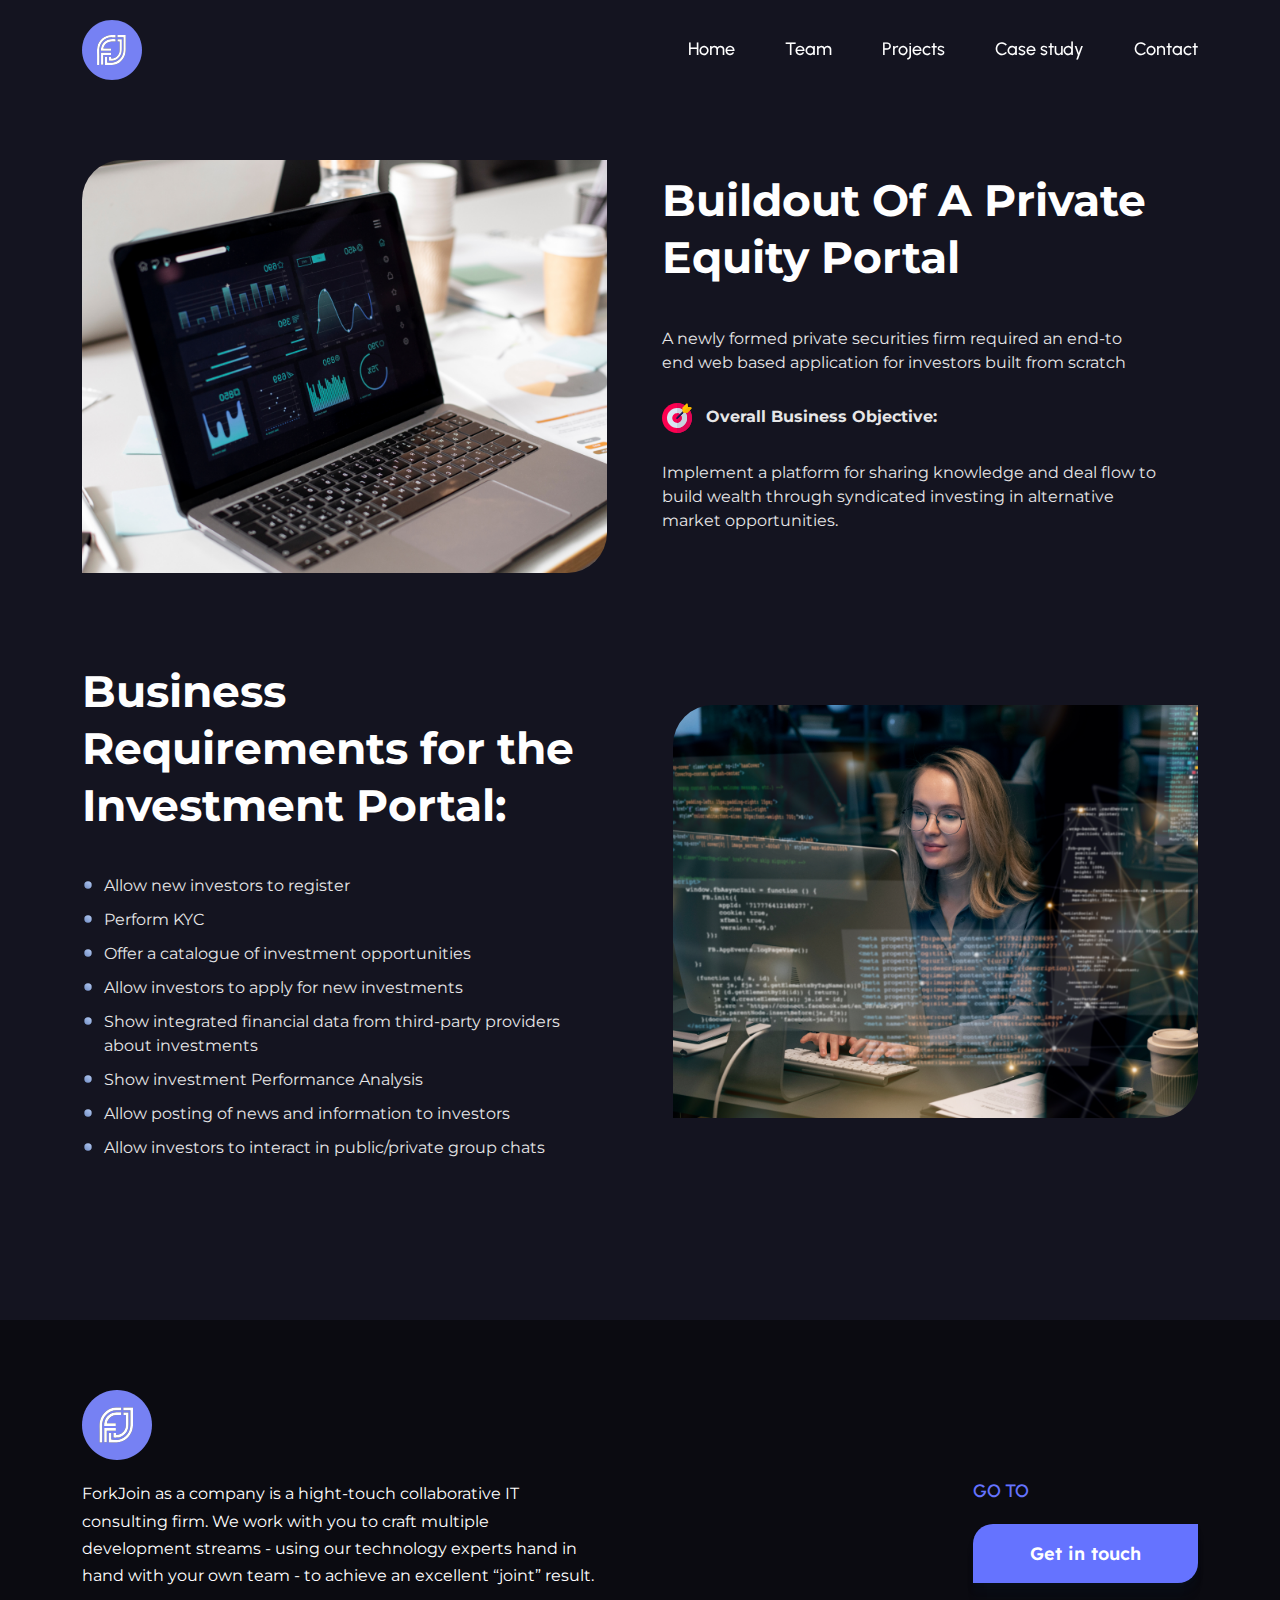
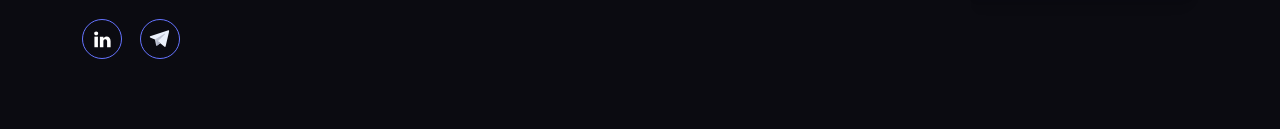
<file: case-study.html>
<!DOCTYPE html>
<html lang="en">

<head>
    <meta charset="UTF-8">
    <meta http-equiv="X-UA-Compatible" content="IE=edge">
    <meta name="viewport" content="width=device-width, initial-scale=1.0">
    <title>Case study</title>
    <link rel="icon" type="image/x-icon" href="img/favicon.png">
    <link rel="stylesheet" href="css/lib/bootstrap.min.css">
    <link rel="stylesheet" href="css/lib/swiper-bundle.min.css">
    <link rel="stylesheet" href="css/style.css">
</head>

<body>
    <div class="pagewrapper">
        <header class="header">
            <div class="container">
                <div class="row align-items-center">
                    <div class="col-lg-2 col-6">
                        <div class="header__logo">
                            <a href="index.html">
                                <img src="img/svg/logo.svg" alt="logo">
                            </a>
                        </div>
                    </div>
                    <div class="col-lg-10 col-6">
                        <div class="burger-btn">
                            <img class="open" src="img/svg/burger-btn.svg" alt="burger">
                            <img class="close" src="img/svg/burger-close.svg" alt="burger">
                        </div>
                        <div class="header__nav">
                            <nav class="header__menu">
                                <ul>
                                    <li>
                                        <a href="index.html">
                                            Home
                                        </a>
                                    </li>
                                    <!-- <li class="submenu">
                                        <svg class="arrow" xmlns="http://www.w3.org/2000/svg" width="16" height="16"
                                            viewBox="0 0 16 16" fill="none">
                                            <path d="M12 6L8 10L4 6" stroke="white" stroke-width="1.5"
                                                stroke-linecap="round" stroke-linejoin="round" />
                                        </svg>
                                        <a href="#">
                                            Services
                                        </a>
                                        <ul>
                                            <li>
                                                <a href="service.html">
                                                    Web Development
                                                </a>
                                            </li>
                                            <li>
                                                <a href="service.html">
                                                    Backend Development
                                                </a>
                                            </li>
                                            <li>
                                                <a href="service.html">
                                                    DevOps/Cloud Deployments
                                                </a>
                                            </li>
                                            <li>
                                                <a href="service.html">
                                                    Additional Competencies
                                                </a>
                                            </li>
                                        </ul>
                                    </li> -->
                                    <li>
                                        <a href="team.html">
                                            Team
                                        </a>
                                    </li>
                                    <li>
                                        <a href="our-project.html">
                                            Projects
                                        </a>
                                    </li>
                                    <li>
                                        <a href="case-study.html">
                                            Case study
                                        </a>
                                    </li>
                                    <li>
                                        <a href="contact.html">
                                            Contact
                                        </a>
                                    </li>
                                </ul>
                            </nav>
                            <!-- <div class="header__contacts">
                                <ul>
                                    <li>
                                        <a href="tel:+1 (347) 420-1474">
                                            New York: +1 (347) 420-1474
                                        </a>
                                    </li>
                                    <li>
                                        <a href="tel:+43 676 3308473">
                                            Austria: +43 676 3308473
                                        </a>
                                    </li>
                                </ul>
                            </div> -->
                        </div>
                    </div>
                </div>
            </div>
        </header>

        <main class="main">

            <section class="info">
                <div class="container">
                    <div class="info__row">
                        <div class="info__row-image">
                            <img src="img/info_row1.png" alt="image">
                        </div>
                        <div class="info__row-content">
                            <h3>
                                Buildout Of A Private Equity Portal
                            </h3>
                            <p>
                                A newly formed private securities firm required an end-to end web based application for
                                investors built from scratch
                            </p>
                            <p>
                                <img src="img/svg/info_row_icon.svg" alt="icon">
                                <b>
                                    Overall Business Objective:
                                </b>
                            </p>
                            <p>
                                Implement a platform for sharing knowledge and deal flow to build wealth through
                                syndicated investing in alternative market opportunities.
                            </p>
                        </div>
                    </div>
                    <div class="info__row">
                        <div class="info__row-image">
                            <img src="img/info_row2.png" alt="image">
                        </div>
                        <div class="info__row-content">
                            <h3>
                                Business Requirements for the Investment Portal:
                            </h3>
                            <ul>
                                <li>
                                    Allow new investors to register
                                </li>
                                <li>
                                    Perform KYC
                                </li>
                                <li>
                                    Offer a catalogue of investment opportunities
                                </li>
                                <li>
                                    Allow investors to apply for new investments
                                </li>
                                <li>
                                    Show integrated financial data from third-party providers about investments
                                </li>
                                <li>
                                    Show investment Performance Analysis
                                </li>
                                <li>
                                    Allow posting of news and information to investors
                                </li>
                                <li>
                                    Allow investors to interact in public/private group chats
                                </li>
                            </ul>

                        </div>
                    </div>
                </div>
            </section>

            <!-- <section class="timeline">
                <div class="container">
                    <div class="timeline__title">
                        <h2 class="secttitle">
                            Timeline
                        </h2>
                    </div>
                    <div class="timeline__inner">
                        <div class="timeline__row">
                            <div class="timeline__row-left timeline__row-item">
                                <svg xmlns="http://www.w3.org/2000/svg" width="92" height="93" viewBox="0 0 92 93"
                                    fill="none">
                                    <path
                                        d="M51.2445 9.67269H52.7442C53.3171 9.67269 53.7817 9.20784 53.7817 8.63517C53.7817 8.06233 53.3171 7.59766 52.7442 7.59766H51.2445C50.6719 7.59766 50.207 8.06233 50.207 8.63517C50.2069 9.20784 50.6717 9.67269 51.2445 9.67269Z"
                                        fill="#747496" />
                                    <path
                                        d="M29.5126 9.67269H45.9378C46.5107 9.67269 46.9754 9.20784 46.9754 8.63517C46.9754 8.06233 46.5107 7.59766 45.9378 7.59766H29.5126C28.9399 7.59766 28.4751 8.06233 28.4751 8.63517C28.4751 9.20784 28.9399 9.67269 29.5126 9.67269Z"
                                        fill="#747496" />
                                    <path
                                        d="M41.13 78.75C39.1378 78.75 37.5054 80.3684 37.5054 82.3747C37.5054 84.3669 39.1378 85.9855 41.13 85.9855C43.1222 85.9855 44.7408 84.3669 44.7408 82.3747C44.7408 80.3686 43.1222 78.75 41.13 78.75Z"
                                        fill="#747496" />
                                    <path
                                        d="M60.2965 50.5137H21.9604C21.3875 50.5137 20.9229 50.9783 20.9229 51.5512C20.9229 52.1239 21.3875 52.5887 21.9604 52.5887H60.2965C60.8694 52.5887 61.334 52.1239 61.334 51.5512C61.334 50.9783 60.8694 50.5137 60.2965 50.5137Z"
                                        fill="#747496" />
                                    <path
                                        d="M60.2965 60.0273H21.9604C21.3875 60.0273 20.9229 60.492 20.9229 61.0649C20.9229 61.6377 21.3875 62.1024 21.9604 62.1024H60.2965C60.8694 62.1024 61.334 61.6377 61.334 61.0649C61.334 60.492 60.8694 60.0273 60.2965 60.0273Z"
                                        fill="#747496" />
                                    <path
                                        d="M50.6339 69.543H31.623C31.0501 69.543 30.5854 70.0078 30.5854 70.5805C30.5854 71.1533 31.0503 71.618 31.623 71.618H50.6341C51.2069 71.618 51.6716 71.1533 51.6716 70.5805C51.6716 70.0076 51.2069 69.543 50.6339 69.543Z"
                                        fill="#747496" />
                                    <path
                                        d="M73.5445 13.4086V9.14752C73.5445 5.52287 70.5979 2.57617 66.9732 2.57617H15.2872C11.6625 2.57617 8.71582 5.52287 8.71582 9.14752V83.8544C8.71582 87.4791 11.6625 90.4257 15.2872 90.4257H66.9732C70.5979 90.4257 73.5445 87.4791 73.5445 83.8544V34.8662C79.0092 34.3404 83.2841 29.7336 83.2841 24.1306C83.2841 18.5276 79.0092 13.9204 73.5445 13.4086ZM71.4693 83.8544C71.4693 86.3308 69.4495 88.3507 66.973 88.3507H15.2872C12.8107 88.3507 10.7909 86.3308 10.7909 83.8544V9.14752C10.7909 6.67107 12.8107 4.6512 15.2872 4.6512H66.9732C69.4496 4.6512 71.4695 6.67089 71.4695 9.14752V13.4086C66.0049 13.9342 61.7161 18.5412 61.7161 24.1304C61.7161 29.7196 66.0049 34.3403 71.4695 34.866L71.4693 83.8544ZM76.8786 22.2904L71.7322 27.4367C71.331 27.8519 70.667 27.8519 70.2658 27.4367L68.1352 25.3063C67.7202 24.8912 67.7202 24.2411 68.1352 23.8399C68.5365 23.4248 69.1866 23.4248 69.6017 23.8399L70.9989 25.2371L75.4122 20.8238C75.8135 20.4227 76.4774 20.4227 76.8786 20.8238C77.2799 21.2391 77.2799 21.8892 76.8786 22.2904Z"
                                        fill="#747496" />
                                    <path
                                        d="M41.1164 17.0469C37.8376 17.0469 35.1675 19.7309 35.1675 23.0236C35.1675 26.3024 37.8376 28.9726 41.1164 28.9726C44.409 28.9726 47.093 26.3024 47.093 23.0236C47.0928 19.731 44.409 17.0469 41.1164 17.0469Z"
                                        fill="#747496" />
                                    <path
                                        d="M30.7539 43.0006C30.7539 43.5817 31.2243 44.0381 31.7914 44.0381H50.4681H50.4958C51.0631 44.0381 51.5333 43.5817 51.5333 43.0006C51.5333 42.9178 51.5195 42.8349 51.5057 42.7517C51.395 35.793 46.7743 30.1621 41.1159 30.1621C35.4024 30.1621 30.7539 35.9315 30.7539 43.0006Z"
                                        fill="#747496" />
                                </svg>
                            </div>
                            <div class="timeline__row-right timeline__row-item">
                                <div class="timeline__row-index">
                                    1
                                </div>
                                <div class="timeline__row-info">
                                    <h4>
                                        MVP
                                    </h4>
                                    <span>
                                        3 Months
                                    </span>
                                    <p>
                                        Investor Registration, KYC, Catalogue of Investments
                                    </p>
                                </div>
                            </div>
                        </div>
                        <div class="timeline__row">
                            <div class="timeline__row-left">
                                <svg xmlns="http://www.w3.org/2000/svg" width="92" height="93" viewBox="0 0 92 93"
                                    fill="none">
                                    <path
                                        d="M32.1193 57.2273L28.916 54.7705C28.6963 54.602 28.4273 54.5107 28.1505 54.5107C27.8737 54.5107 27.6047 54.602 27.385 54.7705L24.1817 57.2273C24.0286 57.3448 23.9046 57.4959 23.8192 57.6689C23.7338 57.842 23.6894 58.0324 23.6894 58.2253V69.3171C23.6894 69.6507 23.8219 69.9706 24.0578 70.2065C24.2937 70.4424 24.6136 70.5749 24.9472 70.5749H31.3538C31.6874 70.5749 32.0073 70.4424 32.2432 70.2065C32.4791 69.9706 32.6116 69.6507 32.6116 69.3171V58.2253C32.6116 58.0324 32.5672 57.842 32.4818 57.6689C32.3964 57.4959 32.2724 57.3448 32.1193 57.2273ZM30.096 68.0593H26.205V58.8458L28.1505 57.3544L30.096 58.8458V68.0593ZM20.6329 52.8839L17.4296 50.4271C17.21 50.2586 16.941 50.1673 16.6642 50.1673C16.3874 50.1673 16.1183 50.2586 15.8987 50.4271L12.6954 52.8839C12.5423 53.0014 12.4182 53.1525 12.3329 53.3255C12.2475 53.4986 12.2031 53.6889 12.2031 53.8819V69.3171C12.2031 69.6507 12.3356 69.9706 12.5715 70.2065C12.8074 70.4424 13.1273 70.5749 13.4609 70.5749H19.8675C20.201 70.5749 20.521 70.4424 20.7569 70.2065C20.9927 69.9706 21.1253 69.6507 21.1253 69.3171V53.8819C21.1253 53.6889 21.0808 53.4986 20.9955 53.3255C20.9101 53.1525 20.786 53.0014 20.6329 52.8839ZM18.6096 68.0593H14.7187V54.5024L16.6642 53.011L18.6096 54.5024V68.0593ZM43.6056 47.7048L40.4023 45.2479C40.1827 45.0795 39.9136 44.9882 39.6368 44.9882C39.3601 44.9882 39.091 45.0795 38.8714 45.2479L35.6679 47.7048C35.5148 47.8222 35.3907 47.9733 35.3054 48.1464C35.22 48.3194 35.1756 48.5098 35.1756 48.7028V69.3171C35.1756 69.6507 35.3081 69.9706 35.544 70.2065C35.7799 70.4424 36.0998 70.5749 36.4334 70.5749H42.84C43.1735 70.5749 43.4935 70.4424 43.7294 70.2065C43.9653 69.9706 44.0978 69.6507 44.0978 69.3171V48.7028C44.0978 48.5098 44.0534 48.3195 43.968 48.1464C43.8827 47.9734 43.7587 47.8223 43.6056 47.7048ZM41.5823 68.0593H37.6914V49.3232L39.6368 47.8318L41.5823 49.3232V68.0593ZM11.3264 19.3826C11.3264 19.049 11.4589 18.7291 11.6948 18.4932C11.9307 18.2573 12.2506 18.1248 12.5842 18.1248H30.7536C31.0872 18.1248 31.4072 18.2573 31.643 18.4932C31.8789 18.7291 32.0115 19.049 32.0115 19.3826C32.0115 19.7162 31.8789 20.0362 31.643 20.272C31.4072 20.5079 31.0872 20.6405 30.7536 20.6405H12.5842C12.2506 20.6405 11.9307 20.5079 11.6948 20.272C11.4589 20.0362 11.3264 19.7162 11.3264 19.3826ZM11.3264 29.4108C11.3264 29.0772 11.4589 28.7573 11.6948 28.5214C11.9307 28.2855 12.2506 28.153 12.5842 28.153H48.8219C49.1555 28.153 49.4755 28.2855 49.7113 28.5214C49.9472 28.7573 50.0797 29.0772 50.0797 29.4108C50.0797 29.7444 49.9472 30.0643 49.7113 30.3002C49.4755 30.5361 49.1555 30.6686 48.8219 30.6686H12.5842C12.2507 30.6686 11.931 30.5362 11.6951 30.3005C11.4592 30.0649 11.3266 29.7452 11.3264 29.4117V29.4108ZM12.5842 40.6966C12.2506 40.6966 11.9307 40.5641 11.6948 40.3282C11.4589 40.0923 11.3264 39.7724 11.3264 39.4388C11.3264 39.1052 11.4589 38.7853 11.6948 38.5494C11.9307 38.3135 12.2506 38.181 12.5842 38.181H48.8219C49.1555 38.181 49.4755 38.3135 49.7113 38.5494C49.9472 38.7853 50.0797 39.1052 50.0797 39.4388C50.0797 39.7724 49.9472 40.0923 49.7113 40.3282C49.4755 40.5641 49.1555 40.6966 48.8219 40.6966H12.5842ZM88.6139 82.8148L80.8904 75.0913C80.6209 74.8327 80.2864 74.6518 79.9223 74.5681C79.5583 74.4843 79.1784 74.5007 78.8229 74.6155L76.5425 72.3488C78.0645 69.8715 78.8982 67.0332 78.9578 64.1264C79.0175 61.2196 78.3008 58.3495 76.8817 55.8119C75.4626 53.2743 73.3924 51.1611 70.8846 49.6901C68.3767 48.2191 65.522 47.4436 62.6146 47.4434C61.8796 47.4445 61.1455 47.4944 60.4172 47.5929V25.3296C60.4172 25.0162 60.3002 24.714 60.0891 24.4823L40.083 2.52777C39.9652 2.39849 39.8217 2.2952 39.6617 2.22451C39.5017 2.15381 39.3288 2.11726 39.1538 2.11719H7.60756C4.67632 2.11719 2.2915 4.67917 2.2915 7.82837V71.8528C2.2915 75.002 4.67632 77.564 7.60756 77.564H53.8194C56.4053 79.211 59.4018 80.0989 62.4675 80.1264C65.5333 80.154 68.5452 79.3201 71.1603 77.7198L73.4406 80.0002C73.3264 80.3554 73.3105 80.7348 73.3944 81.0983C73.4784 81.4617 73.6591 81.7957 73.9174 82.0648L81.6408 89.7883C82.0063 90.1438 82.4384 90.4234 82.9124 90.6113C83.3864 90.7991 83.8928 90.8914 84.4026 90.8828C84.5688 90.8827 84.7349 90.8735 84.9001 90.8551C86.1099 90.6908 87.2324 90.1344 88.0957 89.2711C88.959 88.4078 89.5155 87.2852 89.6798 86.0755C89.759 85.4868 89.7042 84.8878 89.5197 84.3233C89.3351 83.7587 89.0255 83.2431 88.6139 82.8148ZM56.3115 24.071H40.4753L40.4214 6.63345L56.3115 24.071ZM4.80713 71.8528V7.82837C4.80713 6.06636 6.0635 4.63281 7.60756 4.63281H37.8991L37.9636 25.3328C37.9646 25.6657 38.0976 25.9846 38.3334 26.2197C38.5692 26.4547 38.8885 26.5867 39.2214 26.5867H57.9015V48.1312C55.228 48.9363 52.8053 50.4129 50.8644 52.4201C48.9235 54.4273 47.5292 56.8983 46.8143 59.5973C46.0994 62.2963 46.0878 65.1335 46.7806 67.8383C47.4734 70.5431 48.8475 73.0254 50.7719 75.0484H7.60756C6.06332 75.0484 4.80713 73.6148 4.80713 71.8528ZM52.8353 73.5685C50.901 71.6343 49.5838 69.17 49.0501 66.4872C48.5165 63.8044 48.7903 61.0236 49.8371 58.4964C50.8839 55.9693 52.6565 53.8093 54.9309 52.2896C57.2053 50.7699 59.8792 49.9588 62.6146 49.9588C65.3499 49.9588 68.0239 50.7699 70.2982 52.2896C72.5726 53.8093 74.3453 55.9693 75.392 58.4964C76.4388 61.0236 76.7127 63.8044 76.179 66.4872C75.6453 69.17 74.3281 71.6343 72.3939 73.5685C71.1158 74.8636 69.5931 75.8919 67.9144 76.5938C66.2356 77.2957 64.4341 77.6571 62.6146 77.6571C60.795 77.6571 58.9935 77.2957 57.3148 76.5938C55.636 75.8919 54.1134 74.8636 52.8353 73.5685ZM74.1728 75.3474C74.477 75.0432 74.7636 74.7264 75.0407 74.4031L76.8318 76.1837L75.0065 78.0087L73.2195 76.2216C73.546 75.9434 73.8648 75.6552 74.1728 75.3474ZM87.18 85.7977C87.0786 86.4393 86.7766 87.0323 86.3172 87.4917C85.8579 87.951 85.2649 88.253 84.6232 88.3544C84.3343 88.3864 83.7942 88.3841 83.4193 88.0094L75.991 80.5813L79.4065 77.1658L86.8352 84.5938C87.2096 84.9686 87.212 85.5089 87.18 85.7977ZM68.8902 59.2898C69.007 59.4066 69.0996 59.5453 69.1628 59.6979C69.2261 59.8505 69.2586 60.0141 69.2586 60.1792C69.2586 60.3444 69.2261 60.508 69.1628 60.6606C69.0996 60.8132 69.007 60.9519 68.8902 61.0687L61.6707 68.288C61.5539 68.4048 61.4152 68.4975 61.2626 68.5607C61.11 68.6239 60.9464 68.6565 60.7812 68.6565C60.616 68.6565 60.4525 68.6239 60.2998 68.5607C60.1472 68.4975 60.0086 68.4048 59.8918 68.288L56.3386 64.735C56.1027 64.4991 55.9702 64.1792 55.9702 63.8456C55.9702 63.512 56.1027 63.192 56.3386 62.9561C56.5745 62.7202 56.8945 62.5877 57.2281 62.5877C57.5617 62.5877 57.8816 62.7202 58.1175 62.9561L60.7814 65.6198L67.1114 59.2896C67.3473 59.0538 67.6673 58.9213 68.0008 58.9213C68.3344 58.9214 68.6543 59.0539 68.8902 59.2898Z"
                                        fill="#6573FF" />
                                </svg>
                            </div>
                            <div class="timeline__row-right">
                                <div class="timeline__row-index">
                                    2
                                </div>
                                <div class="timeline__row-info">
                                    <h4>
                                        First Production Release
                                    </h4>
                                    <span>
                                        6 Months
                                    </span>
                                    <p>
                                        Application for Investment, Integration with Financial Data Providers,
                                        Investment Performance Analysis
                                    </p>
                                </div>
                            </div>
                        </div>
                        <div class="timeline__row">
                            <div class="timeline__row-left">
                                <svg xmlns="http://www.w3.org/2000/svg" width="92" height="93" viewBox="0 0 92 93"
                                    fill="none">
                                    <path
                                        d="M75.691 28.281C75.0219 21.4367 69.2231 16.0701 62.2116 16.0701C59.7722 16.0701 57.4443 16.7113 55.3813 17.924C51.4783 11.0101 44.2437 6.61914 36.5492 6.61914C24.6589 6.61914 14.985 16.4046 14.9013 28.4622C7.23465 29.7725 1.39404 36.5749 1.39404 44.4785C1.39404 53.4276 8.68435 60.7179 17.6474 60.7179H19.3898C20.1565 60.7179 20.7837 60.0907 20.7837 59.324C20.7837 58.5573 20.1565 57.93 19.3898 57.93H17.6474C10.2177 57.93 4.18192 51.8943 4.18192 44.4785C4.18192 37.5646 9.56253 31.6822 16.4346 31.0828C17.1734 31.0131 17.731 30.3301 17.7031 29.5913C17.6892 29.2707 17.6753 28.9501 17.6753 28.6294C17.6753 18.0355 26.1365 9.42096 36.5353 9.42096C43.6722 9.42096 50.3631 13.7979 53.5831 20.5585C53.7643 20.9349 54.1128 21.2137 54.5171 21.3113C54.9213 21.4088 55.3534 21.3252 55.688 21.0604C57.5559 19.6246 59.8001 18.8579 62.1837 18.8579C68.1219 18.8579 72.945 23.681 72.945 29.6191C72.945 30.3858 73.5722 31.0131 74.3389 31.0131C81.7547 31.0131 87.8043 37.0488 87.8043 44.4785C87.8043 51.9082 81.7686 57.944 74.3389 57.944H72.6522C71.8856 57.944 71.2583 58.5713 71.2583 59.3379C71.2583 60.1046 71.8856 60.7319 72.6522 60.7319H74.3389C83.3159 60.7179 90.6062 53.4276 90.6062 44.4785C90.6062 35.9616 84.0268 28.964 75.691 28.281Z"
                                        fill="#747496" />
                                    <path
                                        d="M43.3097 61.9878H39.2951V44.4799C39.2951 43.7132 38.6679 43.0859 37.9012 43.0859H27.0982C26.3315 43.0859 25.7042 43.7132 25.7042 44.4799V61.9878H21.6897C21.1739 61.9878 20.7 62.2665 20.463 62.7265C20.2261 63.1865 20.2539 63.7302 20.5327 64.1623L31.3358 80.3599C31.6006 80.7502 32.0327 80.9872 32.4927 80.9872C32.9527 80.9872 33.3988 80.7502 33.6497 80.3599L44.4527 64.1623C44.7315 63.7302 44.7594 63.1865 44.5224 62.7265C44.2854 62.2665 43.8254 61.9878 43.3097 61.9878ZM32.5067 77.0702L24.3103 64.7756H27.1121C27.8788 64.7756 28.5061 64.1484 28.5061 63.3817V45.8738H36.5212V63.3817C36.5212 64.1484 37.1485 64.7756 37.9151 64.7756H40.717L32.5067 77.0702Z"
                                        fill="#747496" />
                                    <path
                                        d="M60.6643 49.105C60.1486 48.3244 58.8662 48.3244 58.3504 49.105L47.5474 65.3026C47.2686 65.7347 47.2407 66.2783 47.4777 66.7383C47.7146 67.1983 48.1886 67.4771 48.7043 67.4771H52.7189V84.985C52.7189 85.7517 53.3462 86.3789 54.1128 86.3789H64.9159C65.6825 86.3789 66.3098 85.7517 66.3098 84.985V67.4771H70.3243C70.8401 67.4771 71.314 67.1983 71.551 66.7383C71.788 66.2783 71.7601 65.7347 71.4813 65.3026L60.6643 49.105ZM64.9019 64.6892C64.1352 64.6892 63.508 65.3165 63.508 66.0832V83.5911H55.4928V66.0832C55.4928 65.3165 54.8656 64.6892 54.0989 64.6892H51.2971L59.4934 52.3947L67.6898 64.6892H64.9019Z"
                                        fill="#747496" />
                                </svg>
                            </div>
                            <div class="timeline__row-right">
                                <div class="timeline__row-index">
                                    3
                                </div>
                                <div class="timeline__row-info">
                                    <h4>
                                        Infrastructure Improvement
                                    </h4>
                                    <span>
                                        9 Months
                                    </span>
                                    <p>
                                        Scaling migration from Digital Ocean to Google Cloud.
                                    </p>
                                </div>
                            </div>
                        </div>
                        <div class="timeline__row">
                            <div class="timeline__row-left">
                                <svg xmlns="http://www.w3.org/2000/svg" width="82" height="83" viewBox="0 0 82 83"
                                    fill="none">
                                    <g clip-path="url(#clip0_102_3410)">
                                        <path
                                            d="M46.125 82.5H8.54167C3.83008 82.5 0 78.6665 0 73.9583V9.04167C0 4.3335 3.83008 0.5 8.54167 0.5H46.125C50.8366 0.5 54.6667 4.3335 54.6667 9.04167V12.4583C54.6667 13.4013 53.9013 14.1667 52.9583 14.1667C52.0153 14.1667 51.25 13.4013 51.25 12.4583V9.04167C51.25 6.21608 48.9506 3.91667 46.125 3.91667H8.54167C5.71608 3.91667 3.41667 6.21608 3.41667 9.04167V73.9583C3.41667 76.7839 5.71608 79.0833 8.54167 79.0833H46.125C48.9506 79.0833 51.25 76.7839 51.25 73.9583V70.5417C51.25 69.5987 52.0153 68.8333 52.9583 68.8333C53.9013 68.8333 54.6667 69.5987 54.6667 70.5417V73.9583C54.6667 78.6665 50.8366 82.5 46.125 82.5Z"
                                            fill="#747496" />
                                        <path
                                            d="M34.1665 10.75H20.4998C17.6743 10.75 15.3748 8.45058 15.3748 5.625C15.3748 4.682 14.6061 3.91667 13.6665 3.91667H10.2498C9.30684 3.91667 8.5415 3.15133 8.5415 2.20833C8.5415 1.26533 9.30684 0.5 10.2498 0.5H13.6665C16.4921 0.5 18.7915 2.79942 18.7915 5.625C18.7915 6.568 19.5603 7.33333 20.4998 7.33333H34.1665C35.1061 7.33333 35.8748 6.568 35.8748 5.625C35.8748 2.79942 38.1743 0.5 40.9998 0.5H44.4165C45.3595 0.5 46.1248 1.26533 46.1248 2.20833C46.1248 3.15133 45.3595 3.91667 44.4165 3.91667H40.9998C40.0603 3.91667 39.2915 4.682 39.2915 5.625C39.2915 8.45058 36.9921 10.75 34.1665 10.75Z"
                                            fill="#747496" />
                                        <path
                                            d="M56.3752 51.7513C51.6636 51.7513 47.8335 47.9178 47.8335 43.2096C47.8335 38.5015 51.6636 34.668 56.3752 34.668C61.0867 34.668 64.9168 38.5015 64.9168 43.2096C64.9168 47.9178 61.0867 51.7513 56.3752 51.7513ZM56.3752 38.0846C53.5496 38.0846 51.2502 40.3841 51.2502 43.2096C51.2502 46.0352 53.5496 48.3346 56.3752 48.3346C59.2007 48.3346 61.5002 46.0352 61.5002 43.2096C61.5002 40.3841 59.2007 38.0846 56.3752 38.0846Z"
                                            fill="#747496" />
                                        <path
                                            d="M59.1017 65.4167H53.6487C51.8857 65.4167 50.4268 64.0944 50.2525 62.3383L49.8152 57.9957C48.78 57.5344 47.7925 56.9604 46.8598 56.2771L42.8725 58.0777C41.2599 58.8054 39.3875 58.1973 38.506 56.6734L35.783 51.955C34.898 50.4312 35.3115 48.5042 36.743 47.4723L40.2622 44.944C40.1939 44.4144 40.146 43.8268 40.146 43.2118C40.146 42.5968 40.1973 42.0057 40.2622 41.4795L36.743 38.9512C35.3115 37.9193 34.898 35.9889 35.783 34.4651L38.506 29.7501C39.3875 28.2228 41.2701 27.6215 42.8691 28.3424L46.8598 30.1464C47.7925 29.4631 48.78 28.8891 49.8152 28.4278L50.2525 24.075C50.4268 22.3223 51.8891 21 53.6487 21H59.1017C60.8647 21 62.3236 22.3223 62.4979 24.0784L62.9352 28.421C63.9705 28.8822 64.9613 29.4597 65.8906 30.1396L69.8779 28.339C71.4974 27.6147 73.3663 28.2228 74.2444 29.7432L76.9674 34.4617C77.8524 35.9855 77.4389 37.9125 76.0074 38.9443L72.4882 41.4727C72.5565 42.0022 72.6044 42.5899 72.6044 43.2049C72.6044 43.8199 72.5531 44.411 72.4882 44.9372L76.0074 47.4655C77.4389 48.4973 77.8524 50.4278 76.9674 51.9516L74.2444 56.6666C73.3594 58.1938 71.4734 58.7918 69.8813 58.0742L65.8906 56.2703C64.9579 56.9536 63.9705 57.5276 62.9352 57.9888L62.4979 62.3417C62.3236 64.0944 60.8613 65.4167 59.1017 65.4167ZM47.099 52.5871C47.4919 52.5871 47.8814 52.7238 48.1957 52.9868C49.354 53.9572 50.6352 54.6986 51.9985 55.1974C52.6135 55.4229 53.0474 55.9798 53.1089 56.6324L53.6487 62H59.1017L59.6381 56.6324C59.703 55.9798 60.137 55.4229 60.7485 55.1974C62.1118 54.6986 63.393 53.9538 64.5513 52.9868C65.0535 52.5666 65.7505 52.4675 66.3519 52.7408L71.2821 54.9685L74.0086 50.2501L69.6421 47.1136C69.1125 46.7309 68.846 46.0749 68.9588 45.4292C69.0852 44.7083 69.1843 43.9737 69.1843 43.2152C69.1843 42.4567 69.0852 41.7221 68.9588 41.0012C68.846 40.3554 69.1125 39.7028 69.6421 39.3168L74.0086 36.1803L71.2889 31.455L66.3553 33.6793C65.7505 33.9526 65.0569 33.8501 64.5547 33.4333C63.3999 32.4629 62.1186 31.7215 60.752 31.2227C60.137 30.9972 59.703 30.4402 59.6415 29.7877L59.1017 24.4167H53.6487L53.1123 29.7843C53.0474 30.4368 52.6135 30.9938 52.0019 31.2193C50.6386 31.7181 49.3574 32.4629 48.1991 33.4298C47.6969 33.8501 47.0033 33.9492 46.3985 33.6758L41.4683 31.4482L38.7418 36.1666L43.1083 39.3031C43.6379 39.6858 43.9044 40.3418 43.7916 40.9875C43.6652 41.7084 43.5661 42.443 43.5661 43.2015C43.5661 43.96 43.6652 44.6946 43.7916 45.4155C43.9044 46.0613 43.6379 46.7138 43.1083 47.0999L38.7418 50.2364L41.4649 54.9548L46.3985 52.7306C46.624 52.6349 46.8632 52.5871 47.099 52.5871Z"
                                            fill="#747496" />
                                    </g>
                                    <defs>
                                        <clipPath id="clip0_102_3410">
                                            <rect width="82" height="82" fill="white" transform="translate(0 0.5)" />
                                        </clipPath>
                                    </defs>
                                </svg>
                            </div>
                            <div class="timeline__row-right">
                                <div class="timeline__row-index">
                                    4
                                </div>
                                <div class="timeline__row-info">
                                    <h4>
                                        Social Investing Features
                                    </h4>
                                    <span>
                                        12 Months
                                    </span>
                                    <p>
                                        Ability to post News and other Data, Public/Private Group Chat Capabilities with
                                        Full Mobile Support
                                    </p>
                                </div>
                            </div>
                        </div>
                        <div class="timeline__row-bottom">
                            <img src="img/svg/info_row_icon.svg" alt="icon">
                            <p>
                                The project delivered an estimated <b>75% savings</b> vs.the cost of directfulltime
                                hires
                            </p>
                        </div>
                        <div class="timeline__line"></div>
                    </div>
                </div>
            </section>  -->

        </main>

        <footer class="footer">
            <div class="container">
                <div class="row">
                    <div class="col-lg-6">
                        <div class="footer__left">
                            <div class="footer__logo">
                                <a href="#">
                                    <img src="img/svg/logo.svg" alt="logo">
                                </a>
                            </div>
                            <div class="footer__descr">
                                <p>
                                    ForkJoin as a company is a hight-touch collaborative IT consulting firm. We work
                                    with you to craft multiple development streams - using our technology experts hand
                                    in hand with your own team - to achieve an excellent “joint” result.
                                </p>
                            </div>
                            <div class="footer__social">
                                <ul>
                                    <li>
                                        <a target="_blank" href="https://www.linkedin.com/company/forkjoin/">
                                            <img src="img/svg/footer_social_linkedin.svg" alt="icon">
                                        </a>
                                    </li>
                                    <li>
                                        <a target="_blank" href="https://t.me/miglazer">
                                            <img src="img/svg/footer_social_telegram.svg" alt="icon">
                                        </a>
                                    </li>
                                </ul>
                            </div>
                        </div>
                    </div>
                    <div class="col-lg-6">
                        <div class="footer__right">
                            <!-- <div class="footer__right-col">
                                <h3>
                                    Quickly to
                                </h3>
                                <ul class="footer__menu">
                                    <li>
                                        <a href="team.html">
                                            Team
                                        </a>
                                    </li>
                                    <li>
                                        <a href="our-project.html">
                                            Project page
                                        </a>
                                    </li>
                                </ul>
                            </div> -->
                            <div class="footer__right-col">
                                <h3>
                                    Go to
                                </h3>
                                <div class="footer__buttons">
                                    <a href="contact.html" class="bluebtn">
                                        Get in touch
                                    </a>
                                </div>
                            </div>
                        </div>
                    </div>
                </div>
            </div>
        </footer>
    </div>


    <script src="js/lib/jquery.js"></script>
    <script src="js/lib/swiper-bundle.min.js"></script>
    <script src="js/lib/bootstrap.min.js"></script>
    <script src="js/main.js"></script>


</body>

</html>
</file>
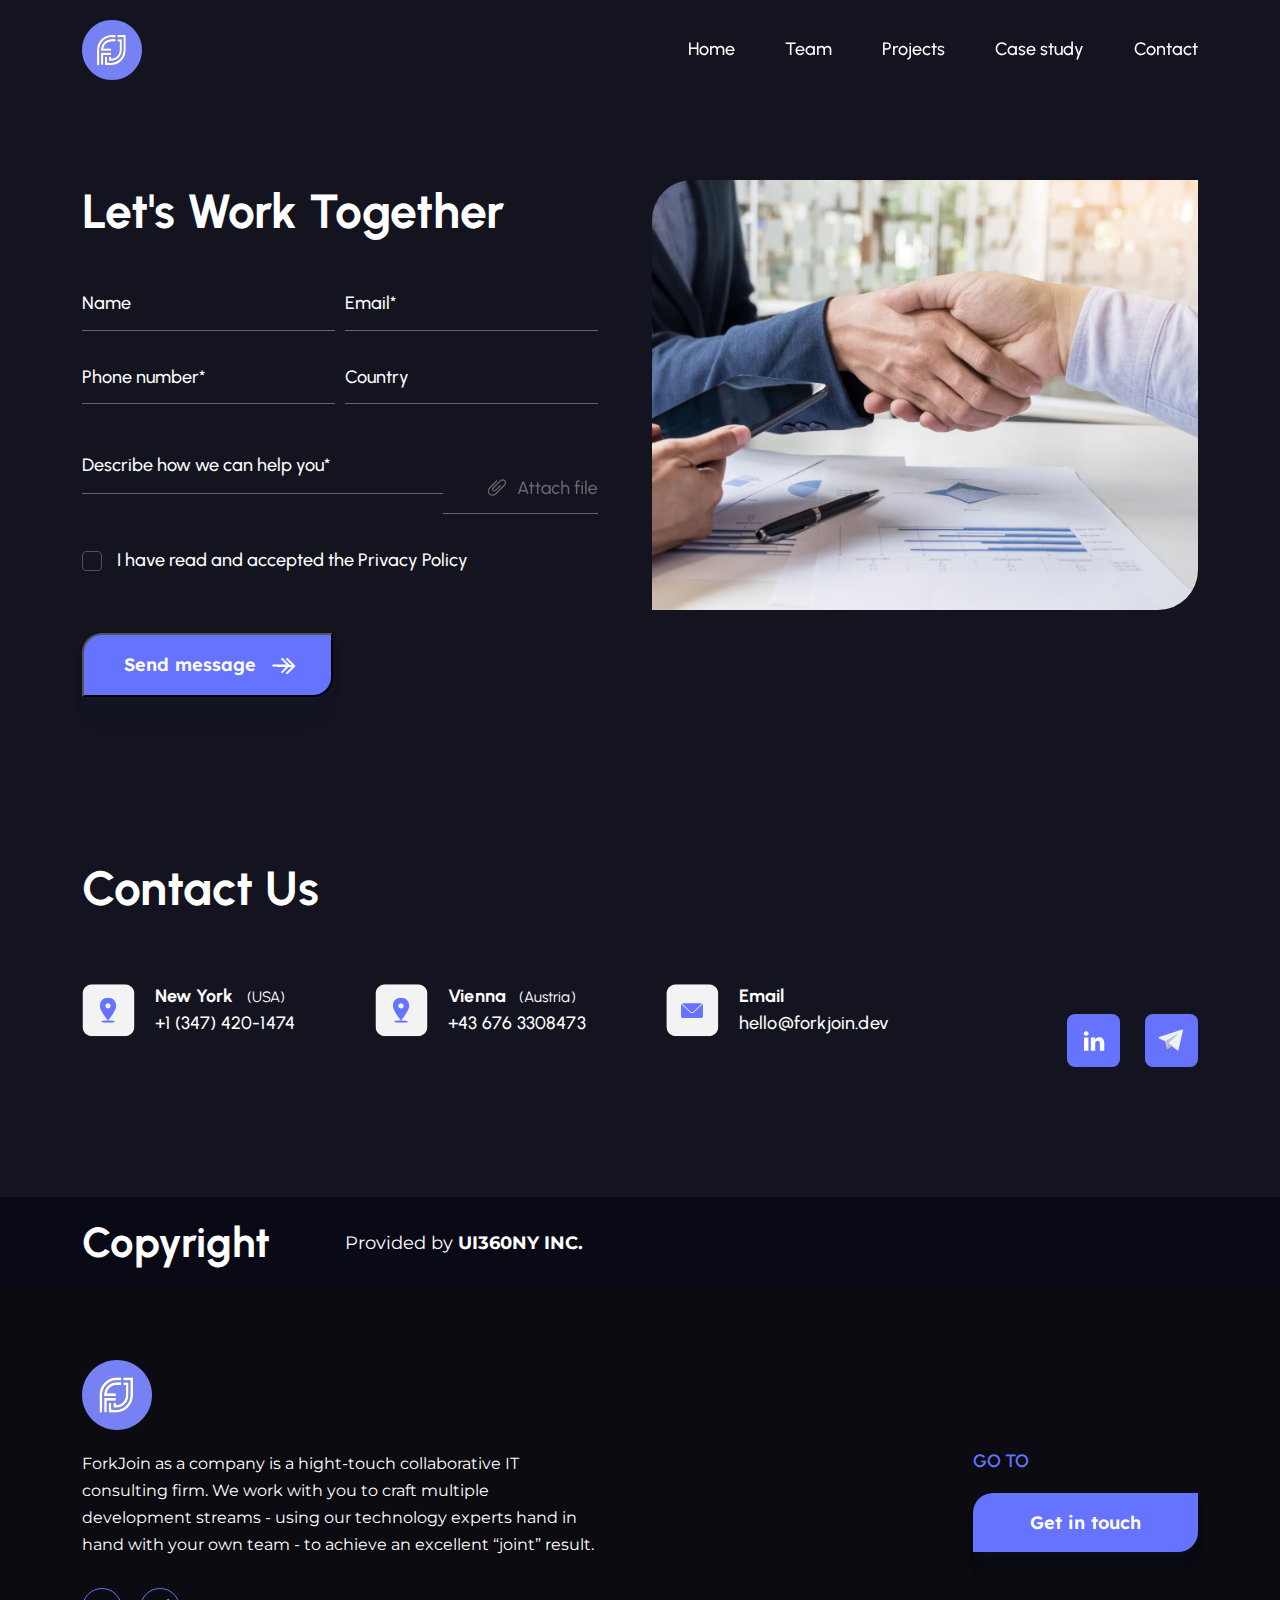
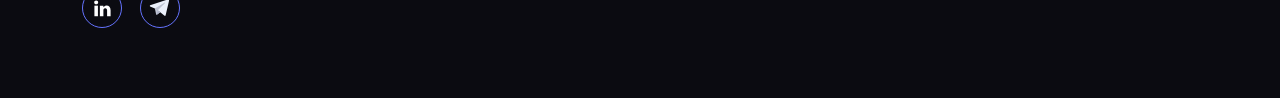
<file: contact.html>
<!DOCTYPE html>
<html lang="en">

<head>
    <meta charset="UTF-8">
    <meta http-equiv="X-UA-Compatible" content="IE=edge">
    <meta name="viewport" content="width=device-width, initial-scale=1.0">
    <title>ForkJoin</title>
    <link rel="icon" type="image/x-icon" href="img/favicon.png">
    <link rel="stylesheet" href="css/lib/bootstrap.min.css">
    <link rel="stylesheet" href="css/lib/swiper-bundle.min.css">
    <link rel="stylesheet" href="css/style.css">
</head>

<body>
    <div class="pagewrapper">
        <header class="header">
            <div class="container">
                <div class="row align-items-center">
                    <div class="col-lg-2 col-6">
                        <div class="header__logo">
                            <a href="index.html">
                                <img src="img/svg/logo.svg" alt="logo">
                            </a>
                        </div>
                    </div>
                    <div class="col-lg-10 col-6">
                        <div class="burger-btn">
                            <img class="open" src="img/svg/burger-btn.svg" alt="burger">
                            <img class="close" src="img/svg/burger-close.svg" alt="burger">
                        </div>
                        <div class="header__nav">
                            <nav class="header__menu">
                                <ul>
                                    <li>
                                        <a href="index.html">
                                            Home
                                        </a>
                                    </li>
                                    <!-- <li class="submenu">
                                        <svg class="arrow" xmlns="http://www.w3.org/2000/svg" width="16" height="16"
                                            viewBox="0 0 16 16" fill="none">
                                            <path d="M12 6L8 10L4 6" stroke="white" stroke-width="1.5"
                                                stroke-linecap="round" stroke-linejoin="round" />
                                        </svg>
                                        <a href="#">
                                            Services
                                        </a>
                                        <ul>
                                            <li>
                                                <a href="service.html">
                                                    Web Development
                                                </a>
                                            </li>
                                            <li>
                                                <a href="service.html">
                                                    Backend Development
                                                </a>
                                            </li>
                                            <li>
                                                <a href="service.html">
                                                    DevOps/Cloud Deployments
                                                </a>
                                            </li>
                                            <li>
                                                <a href="service.html">
                                                    Additional Competencies
                                                </a>
                                            </li>
                                        </ul>
                                    </li> -->
                                    <li>
                                        <a href="team.html">
                                            Team
                                        </a>
                                    </li>
                                    <li>
                                        <a href="our-project.html">
                                            Projects
                                        </a>
                                    </li>
                                    <li>
                                        <a href="case-study.html">
                                            Case study
                                        </a>
                                    </li>
                                    <li>
                                        <a href="contact.html">
                                            Contact
                                        </a>
                                    </li>
                                </ul>
                            </nav>
                            <!-- <div class="header__contacts">
                                <ul>
                                    <li>
                                        <a href="tel:+1 (347) 420-1474">
                                            New York: +1 (347) 420-1474
                                        </a>
                                    </li>
                                    <li>
                                        <a href="tel:+43 676 3308473">
                                            Austria: +43 676 3308473
                                        </a>
                                    </li>
                                </ul>
                            </div> -->
                        </div>
                    </div>
                </div>
            </div>
        </header>

        <main class="main">

            <section class="contact-page">
                <div class="container">
                    <div class="row">
                        <div class="col-lg-6">
                            <div class="contact-page__title">
                                <h1>
                                    Let's work together
                                </h1>
                            </div>
                            <div class="contact-page__form">
                                <form>
                                    <input class="inputfield" type="text" placeholder="Name">
                                    <input class="inputfield" type="text" placeholder="Email*" required>
                                    <input class="inputfield" type="text" placeholder="Phone number*" required>
                                    <input class="inputfield" type="text" placeholder="Country">
                                    <div class="inputrow">
                                        <textarea placeholder="Describe how we can help you*"></textarea>
                                        <label>
                                            <input type="file">
                                            <img src="img/svg/file_upload.svg" alt="image">
                                        </label>
                                    </div>
                                    <div class="checkfield">
                                        <label>
                                            <input type="checkbox">
                                            <span>I have read and accepted the Privacy Policy</span>
                                        </label>
                                    </div>
                                    <button class="bluebtn formbtn disabled" type="submit">
                                        Send message
                                        <img src="img/svg/approach_slide_btn.svg" alt="arrow">
                                    </button>
                                </form>
                            </div>
                        </div>
                        <div class="col-lg-6">
                            <div class="contact-page__image">
                                <img src="img/contact_page_image.png" alt="img">
                            </div>
                        </div>
                    </div>
                </div>
            </section>

            <section class="contact-widget">
                <div class="container">
                    <h2>
                        Contact Us
                    </h2>
                    <div class="contact-row">
                        <div class="contact-row__info">
                            <div class="contact-row__item">
                                <img src="img/svg/contactus_icon1.svg" alt="image">
                                <div class="contact-row__item-content">
                                    <p>
                                        New York
                                        <span>
                                            (USA)
                                        </span>
                                    </p>
                                    <a href="tel:+1 (347) 420-1474">+1 (347) 420-1474</a>
                                </div>
                            </div>
                            <div class="contact-row__item">
                                <img src="img/svg/contactus_icon1.svg" alt="image">
                                <div class="contact-row__item-content">
                                    <p>
                                        Vienna
                                        <span>
                                            (Austria)
                                        </span>
                                    </p>
                                    <a href="tel:+43 676 3308473">+43 676 3308473</a>
                                </div>
                            </div>
                            <div class="contact-row__item">
                                <img src="img/svg/contactus_icon2.svg" alt="image">
                                <div class="contact-row__item-content">
                                    <p>
                                        Email
                                    </p>
                                    <a href="mailto:hello@forkjoin.dev">hello@forkjoin.dev</a>
                                </div>
                            </div>
                        </div>
                        <div class="contact-row__socials">
                            <a href="#">
                                <img src="img/svg/footer_social_linkedin.svg" alt="icon">
                            </a>
                            <a href="#">
                                <img src="img/svg/footer_social_telegram.svg" alt="icon">
                            </a>
                        </div>
                    </div>
                </div>
            </section>

            <section class="copysect">
                <div class="container">
                    <div class="copysect__inner">
                        <h2>
                            Copyright
                        </h2>
                        <p>
                            Provided by 
                            <b>
                                UI360NY INC.
                            </b>
                        </p>
                    </div>
                </div>
            </section>

        </main>

        <footer class="footer">
            <div class="container">
                <div class="row">
                    <div class="col-lg-6">
                        <div class="footer__left">
                            <div class="footer__logo">
                                <a href="#">
                                    <img src="img/svg/logo.svg" alt="logo">
                                </a>
                            </div>
                            <div class="footer__descr">
                                <p>
                                    ForkJoin as a company is a hight-touch collaborative IT consulting firm. We work
                                    with you to craft multiple development streams - using our technology experts hand
                                    in hand with your own team - to achieve an excellent “joint” result.
                                </p>
                            </div>
                            <div class="footer__social">
                                <ul>
                                    <li>
                                        <a target="_blank" href="https://www.linkedin.com/company/forkjoin/">
                                            <img src="img/svg/footer_social_linkedin.svg" alt="icon">
                                        </a>
                                    </li>
                                    <li>
                                        <a target="_blank" href="https://t.me/miglazer">
                                            <img src="img/svg/footer_social_telegram.svg" alt="icon">
                                        </a>
                                    </li>
                                </ul>
                            </div>
                        </div>
                    </div>
                    <div class="col-lg-6">
                        <div class="footer__right">
                            <!-- <div class="footer__right-col">
                                <h3>
                                    Quickly to
                                </h3>
                                <ul class="footer__menu">
                                    <li>
                                        <a href="team.html">
                                            Team
                                        </a>
                                    </li>
                                    <li>
                                        <a href="our-project.html">
                                            Project page
                                        </a>
                                    </li>
                                </ul>
                            </div> -->
                            <div class="footer__right-col">
                                <h3>
                                    Go to
                                </h3>
                                <div class="footer__buttons">
                                    <a href="contact.html" class="bluebtn">
                                        Get in touch
                                    </a>
                                </div>
                            </div>
                        </div>
                    </div>
                </div>
            </div>
        </footer>
    </div>


    <script src="js/lib/jquery.js"></script>
    <script src="js/lib/swiper-bundle.min.js"></script>
    <script src="js/lib/bootstrap.min.js"></script>
    <script src="js/main.js"></script>


</body>

</html>
</file>
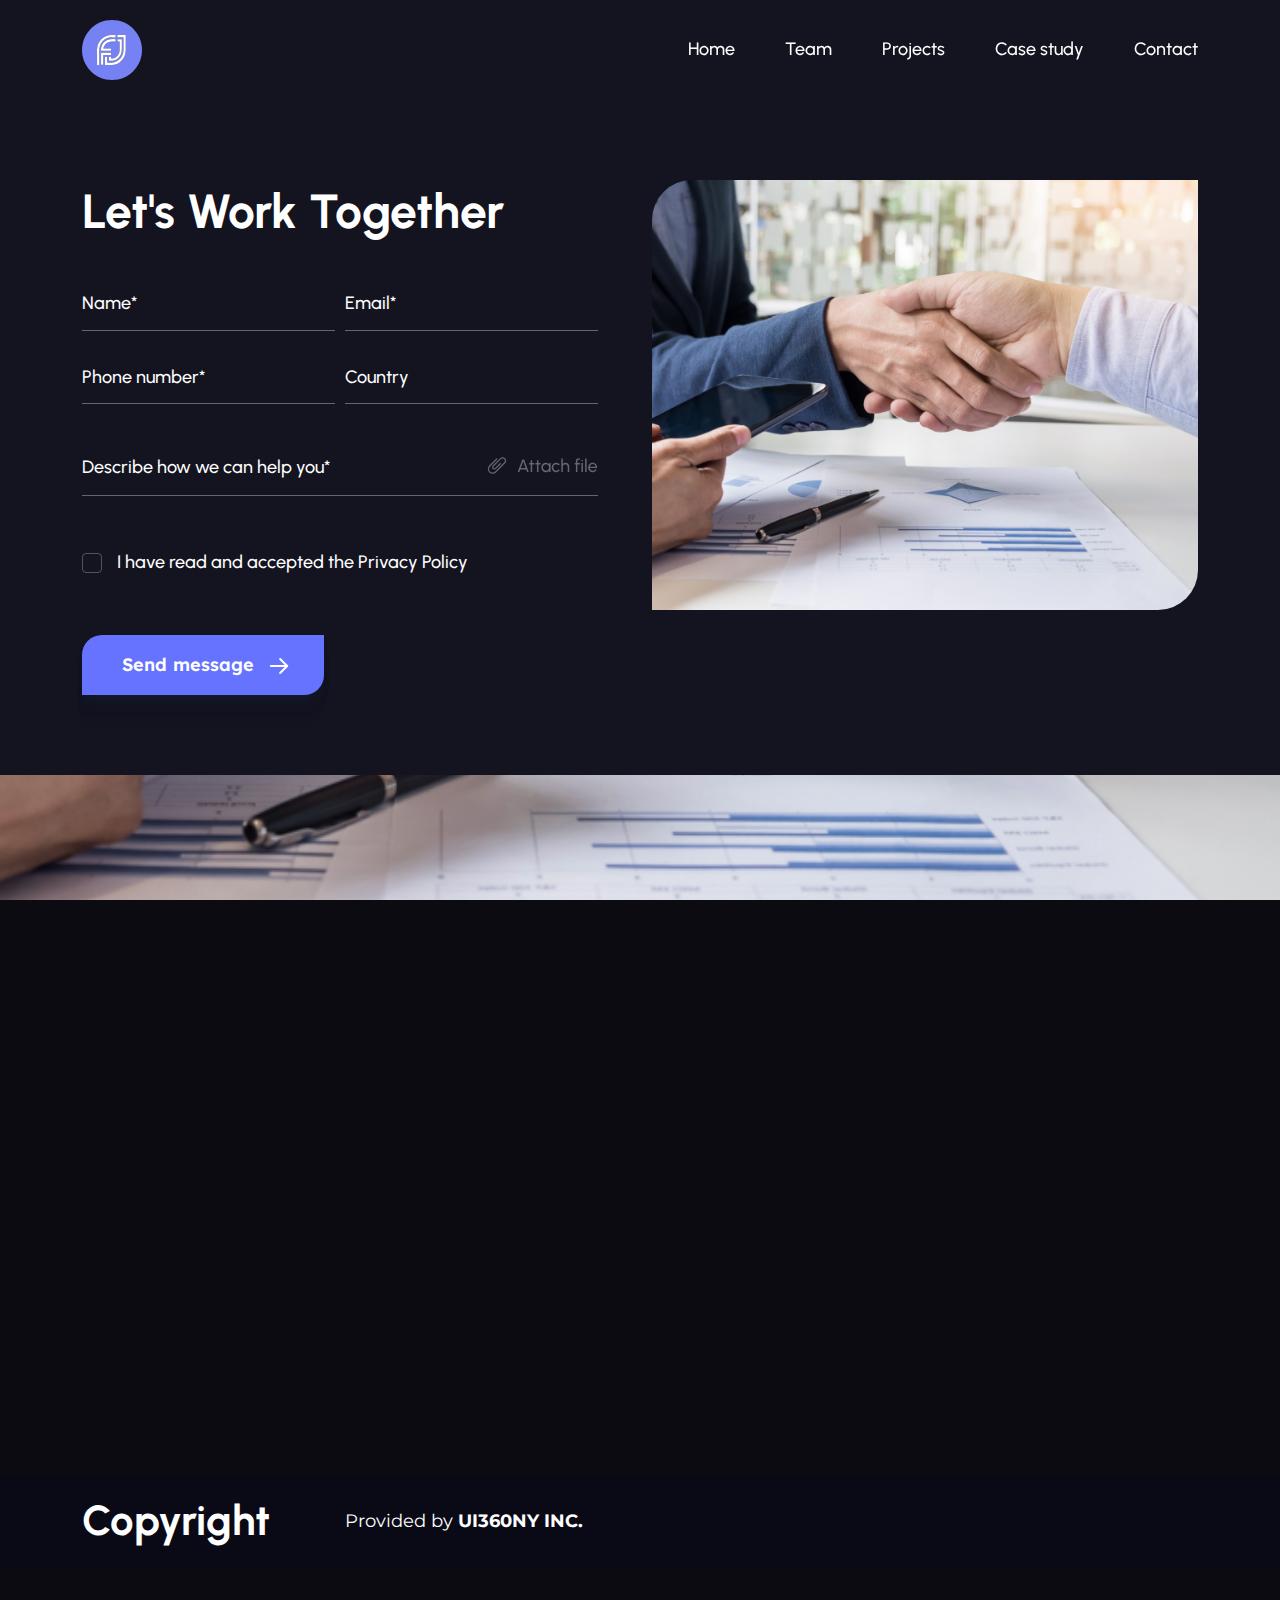
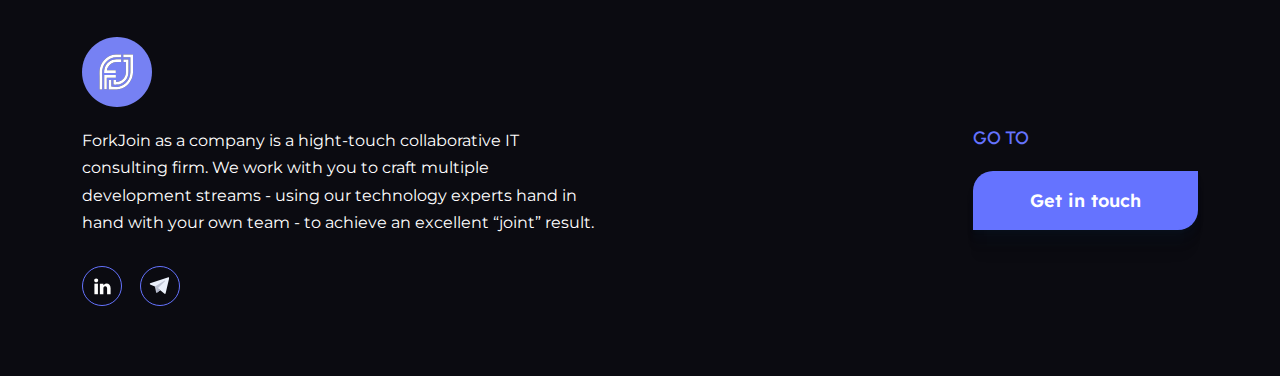
<file: fixed.html>
<!DOCTYPE html>
<html lang="en">

<head>
    <meta charset="UTF-8">
    <meta http-equiv="X-UA-Compatible" content="IE=edge">
    <meta name="viewport" content="width=device-width, initial-scale=1.0">
    <title>ForkJoin</title>
    <link rel="icon" type="image/x-icon" href="img/favicon.png">
    <link rel="stylesheet" href="css/lib/bootstrap.min.css">
    <link rel="stylesheet" href="css/lib/swiper-bundle.min.css">
    <link rel="stylesheet" href="css/style.css">
</head>

<body>
    <div class="pagewrapper">
        <header class="header">
            <div class="container">
                <div class="row align-items-center">
                    <div class="col-lg-2 col-6">
                        <div class="header__logo">
                            <a href="index.html">
                                <img src="img/svg/logo.svg" alt="logo">
                            </a>
                        </div>
                    </div>
                    <div class="col-lg-10 col-6">
                        <div class="burger-btn">
                            <img class="open" src="img/svg/burger-btn.svg" alt="burger">
                            <img class="close" src="img/svg/burger-close.svg" alt="burger">
                        </div>
                        <div class="header__nav">
                            <nav class="header__menu">
                                <ul>
                                    <li>
                                        <a href="index.html">
                                            Home
                                        </a>
                                    </li>
                                    <!-- <li class="submenu">
                                        <svg class="arrow" xmlns="http://www.w3.org/2000/svg" width="16" height="16"
                                            viewBox="0 0 16 16" fill="none">
                                            <path d="M12 6L8 10L4 6" stroke="white" stroke-width="1.5"
                                                stroke-linecap="round" stroke-linejoin="round" />
                                        </svg>
                                        <a href="#">
                                            Services
                                        </a>
                                        <ul>
                                            <li>
                                                <a href="service.html">
                                                    Web Development
                                                </a>
                                            </li>
                                            <li>
                                                <a href="service.html">
                                                    Backend Development
                                                </a>
                                            </li>
                                            <li>
                                                <a href="service.html">
                                                    DevOps/Cloud Deployments
                                                </a>
                                            </li>
                                            <li>
                                                <a href="service.html">
                                                    Additional Competencies
                                                </a>
                                            </li>
                                        </ul>
                                    </li> -->
                                    <li>
                                        <a href="team.html">
                                            Team
                                        </a>
                                    </li>
                                    <li>
                                        <a href="our-project.html">
                                            Projects
                                        </a>
                                    </li>
                                    <li>
                                        <a href="case-study.html">
                                            Case study
                                        </a>
                                    </li>
                                    <li>
                                        <a href="contact.html">
                                            Contact
                                        </a>
                                    </li>
                                </ul>
                            </nav>
                            <!-- <div class="header__contacts">
                                <ul>
                                    <li>
                                        <a href="tel:+1 (347) 420-1474">
                                            New York: +1 (347) 420-1474
                                        </a>
                                    </li>
                                    <li>
                                        <a href="tel:+43 676 3308473">
                                            Austria: +43 676 3308473
                                        </a>
                                    </li>
                                </ul>
                            </div> -->
                        </div>
                    </div>
                </div>
            </div>
        </header>

        <main class="main">


            <section class="contact-page">
                <div class="container">
                    <div class="row">
                        <div class="col-lg-6">
                            <div class="contact-page__title">
                                <h1>
                                    Let's work together
                                </h1>
                            </div>
                            <div class="contact-page__form">
                                <form>
                                    <input class="inputfield" type="text" placeholder="Name*" aria-required="true">
                                    <input class="inputfield" type="text" placeholder="Email*">
                                    <input class="inputfield phone-field" type="text" placeholder="Phone number*">
                                    <input class="inputfield" type="text" placeholder="Country">
                                    <div class="inputrow">
                                        <textarea placeholder="Describe how we can help you*"></textarea>
                                        <label class="upload">
                                            <input type="file">
                                        </label>
                                    </div>
                                    <div class="checkfield">
                                        <label>
                                            <input type="checkbox">
                                            <span>I have read and accepted the Privacy Policy</span>
                                        </label>
                                    </div>
                                    <div class="formbtn disabled">
                                        <input class="bluebtn " type="submit" value="Send message">
                                    </div>
                                </form>
                            </div>
                        </div>
                        <div class="col-lg-6">
                            <div class="contact-page__image">
                                <img src="img/contact_page_image.png" alt="img">
                            </div>
                        </div>
                    </div>
                </div>
            </section>

            <section class="fixedblock" style=" background-image: url(img/contact_page_image.png);">
            </section>

            <section class="copysect">
                <div class="container">
                    <div class="copysect__inner">
                        <h2>
                            Copyright
                        </h2>
                        <p>
                            Provided by 
                            <b>
                                UI360NY INC.
                            </b>
                        </p>
                    </div>
                </div>
            </section>

            

        </main>
        <style>
            .fixedblock{
                background-attachment: fixed;
                background-size: cover;
                height: 700px;
            }
        </style>

        <footer class="footer">
            <div class="container">
                <div class="row">
                    <div class="col-lg-6">
                        <div class="footer__left">
                            <div class="footer__logo">
                                <a href="#">
                                    <img src="img/svg/logo.svg" alt="logo">
                                </a>
                            </div>
                            <div class="footer__descr">
                                <p>
                                    ForkJoin as a company is a hight-touch collaborative IT consulting firm. We work
                                    with you to craft multiple development streams - using our technology experts hand
                                    in hand with your own team - to achieve an excellent “joint” result.
                                </p>
                            </div>
                            <div class="footer__social">
                                <ul>
                                    <li>
                                        <a target="_blank" href="https://www.linkedin.com/company/forkjoin/">
                                            <img src="img/svg/footer_social_linkedin.svg" alt="icon">
                                        </a>
                                    </li>
                                    <li>
                                        <a target="_blank" href="https://t.me/miglazer">
                                            <img src="img/svg/footer_social_telegram.svg" alt="icon">
                                        </a>
                                    </li>
                                </ul>
                            </div>
                        </div>
                    </div>
                    <div class="col-lg-6">
                        <div class="footer__right">
                            <!-- <div class="footer__right-col">
                                <h3>
                                    Quickly to
                                </h3>
                                <ul class="footer__menu">
                                    <li>
                                        <a href="team.html">
                                            Team
                                        </a>
                                    </li>
                                    <li>
                                        <a href="our-project.html">
                                            Project page
                                        </a>
                                    </li>
                                </ul>
                            </div> -->
                            <div class="footer__right-col">
                                <h3>
                                    Go to
                                </h3>
                                <div class="footer__buttons">
                                    <a href="contact.html" class="bluebtn">
                                        Get in touch
                                    </a>
                                </div>
                            </div>
                        </div>
                    </div>
                </div>
            </div>
        </footer>
    </div>


    <script src="js/lib/jquery.js"></script>
    <script src="js/lib/swiper-bundle.min.js"></script>
    <script src="js/lib/bootstrap.min.js"></script>
    <script src="js/main.js"></script>


</body>

</html>
</file>
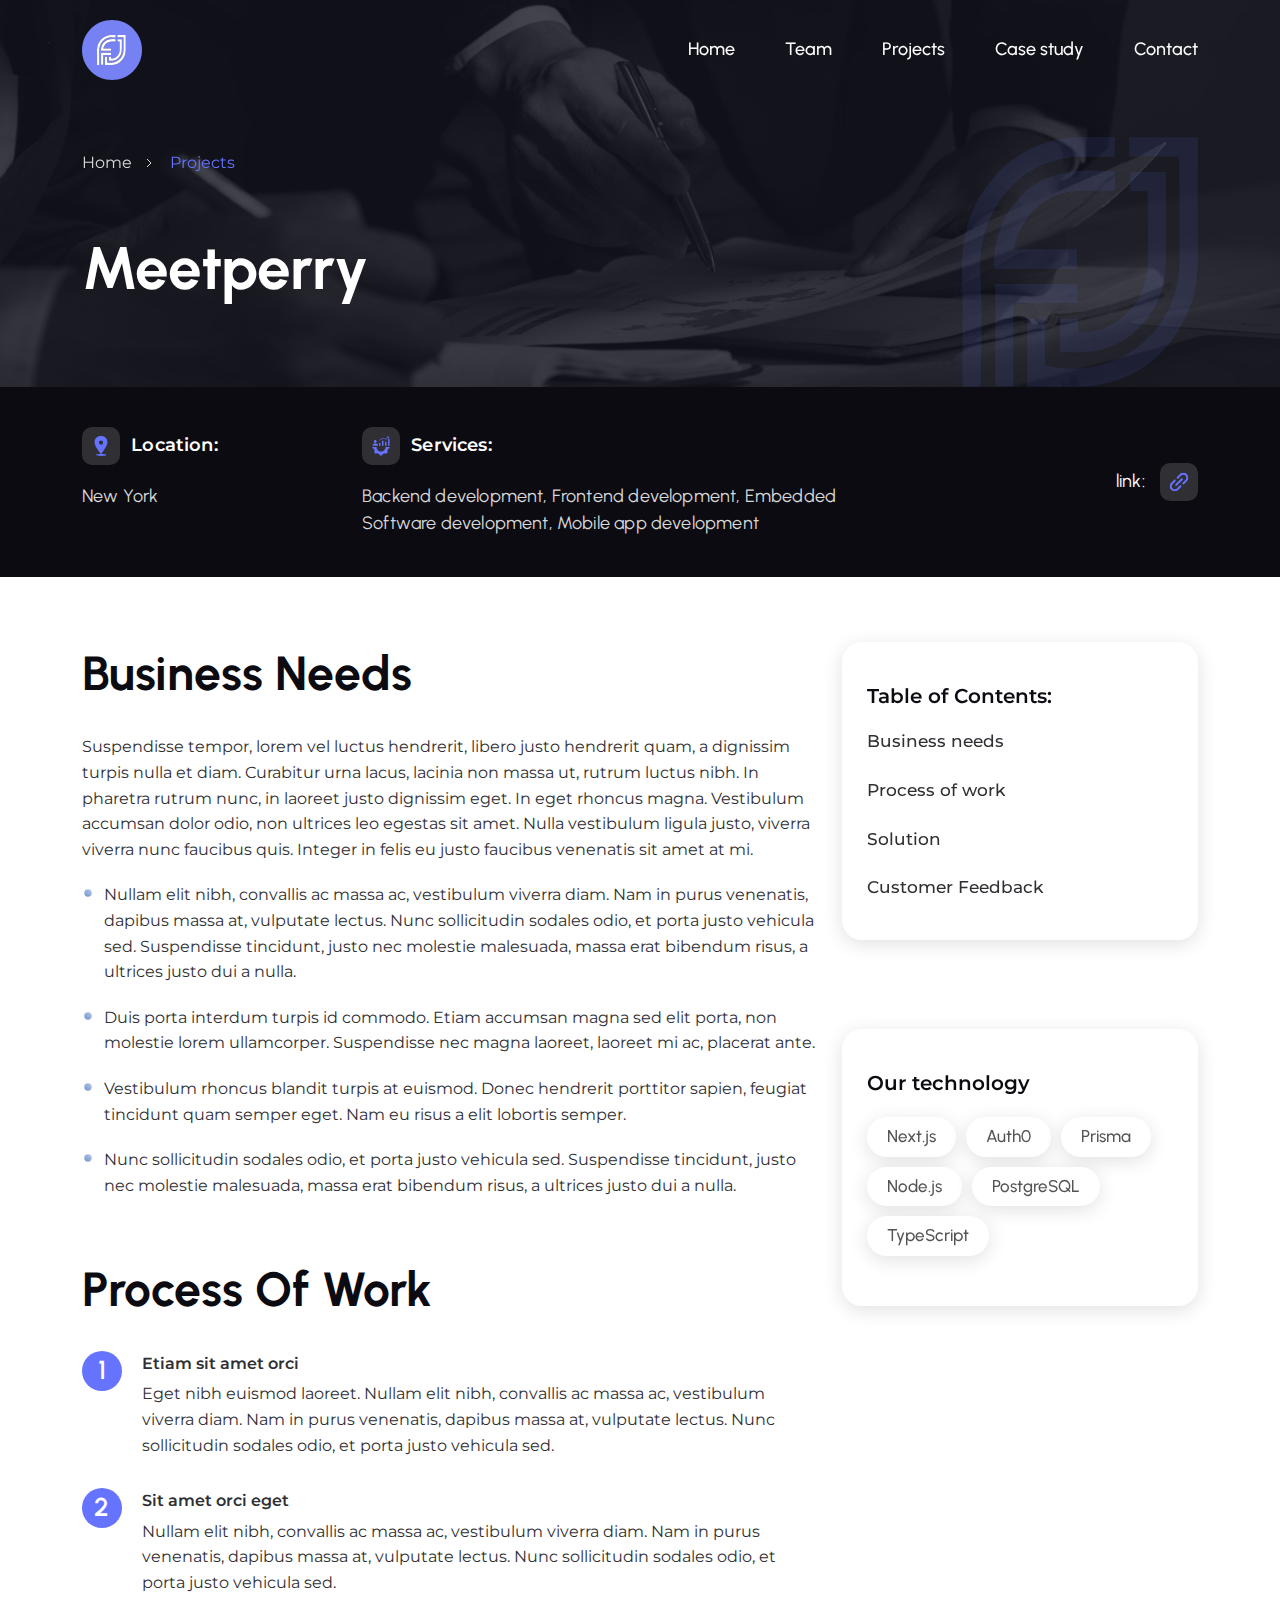
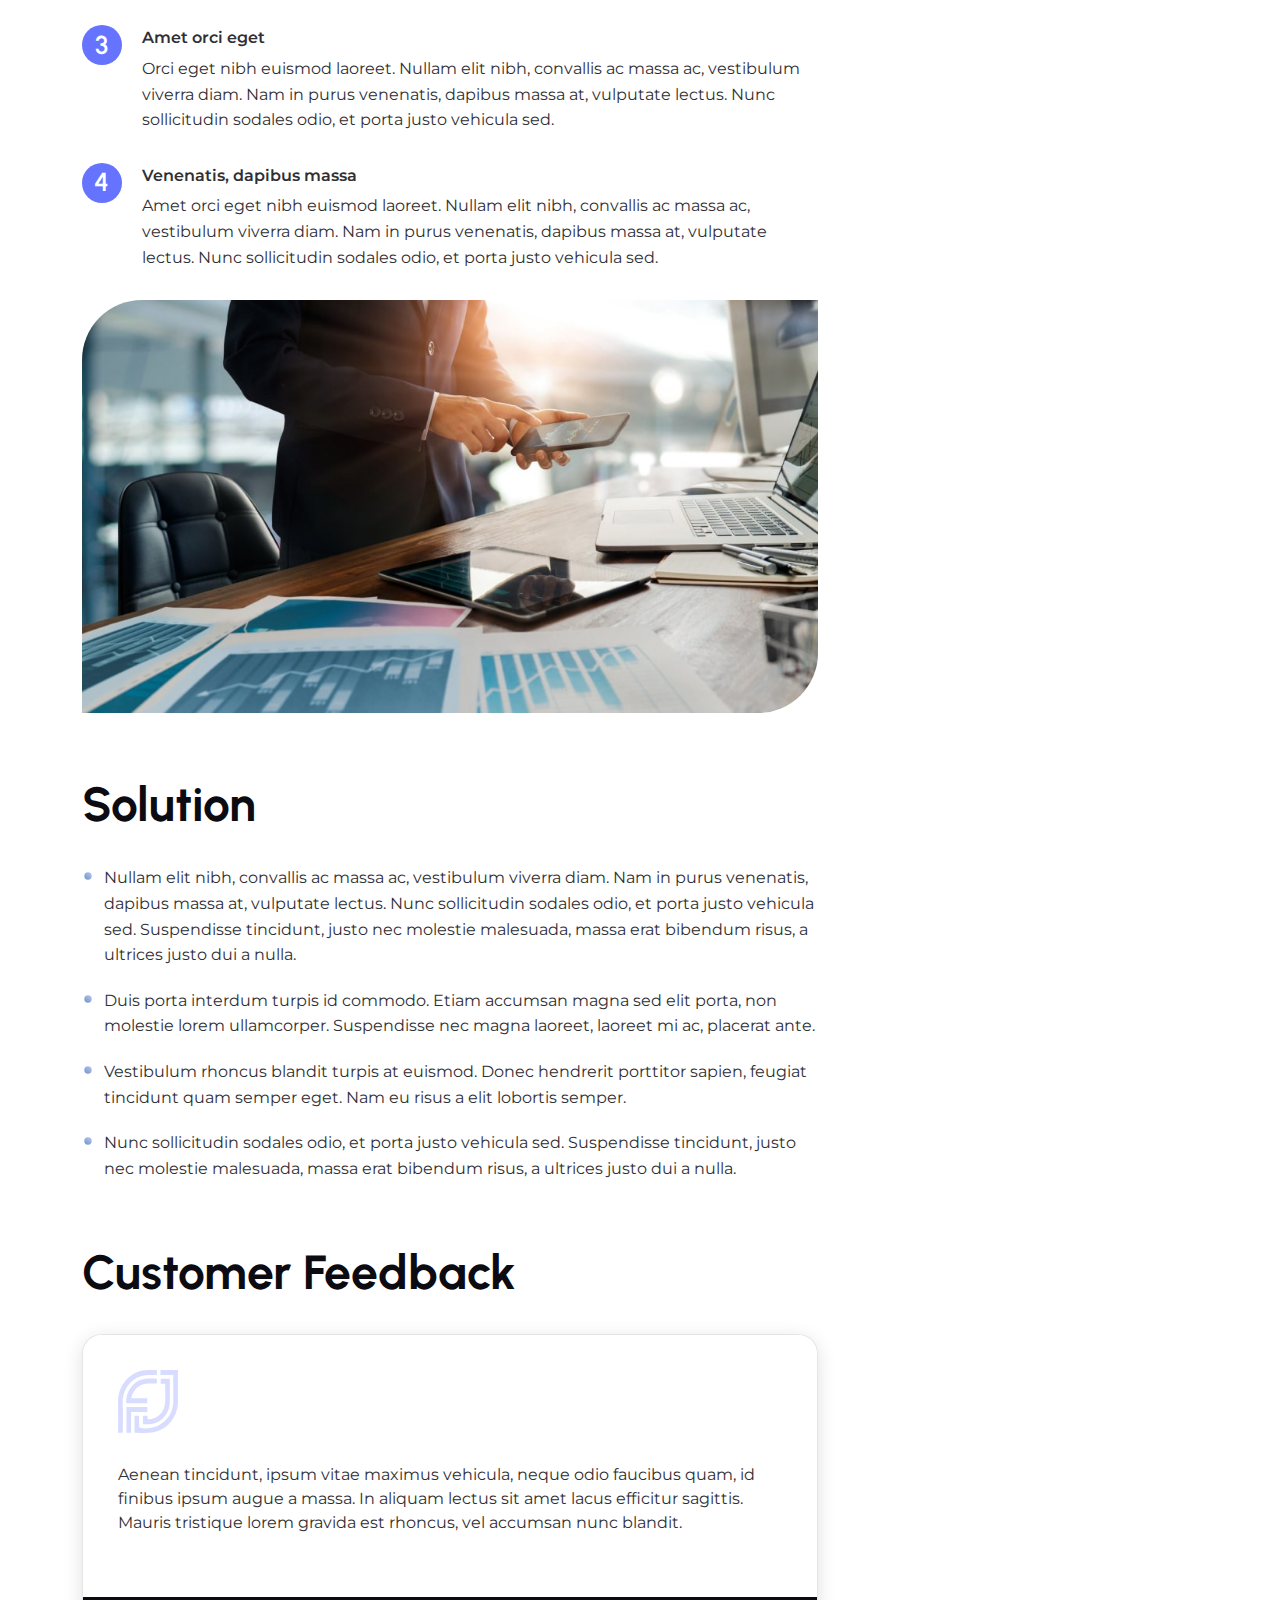
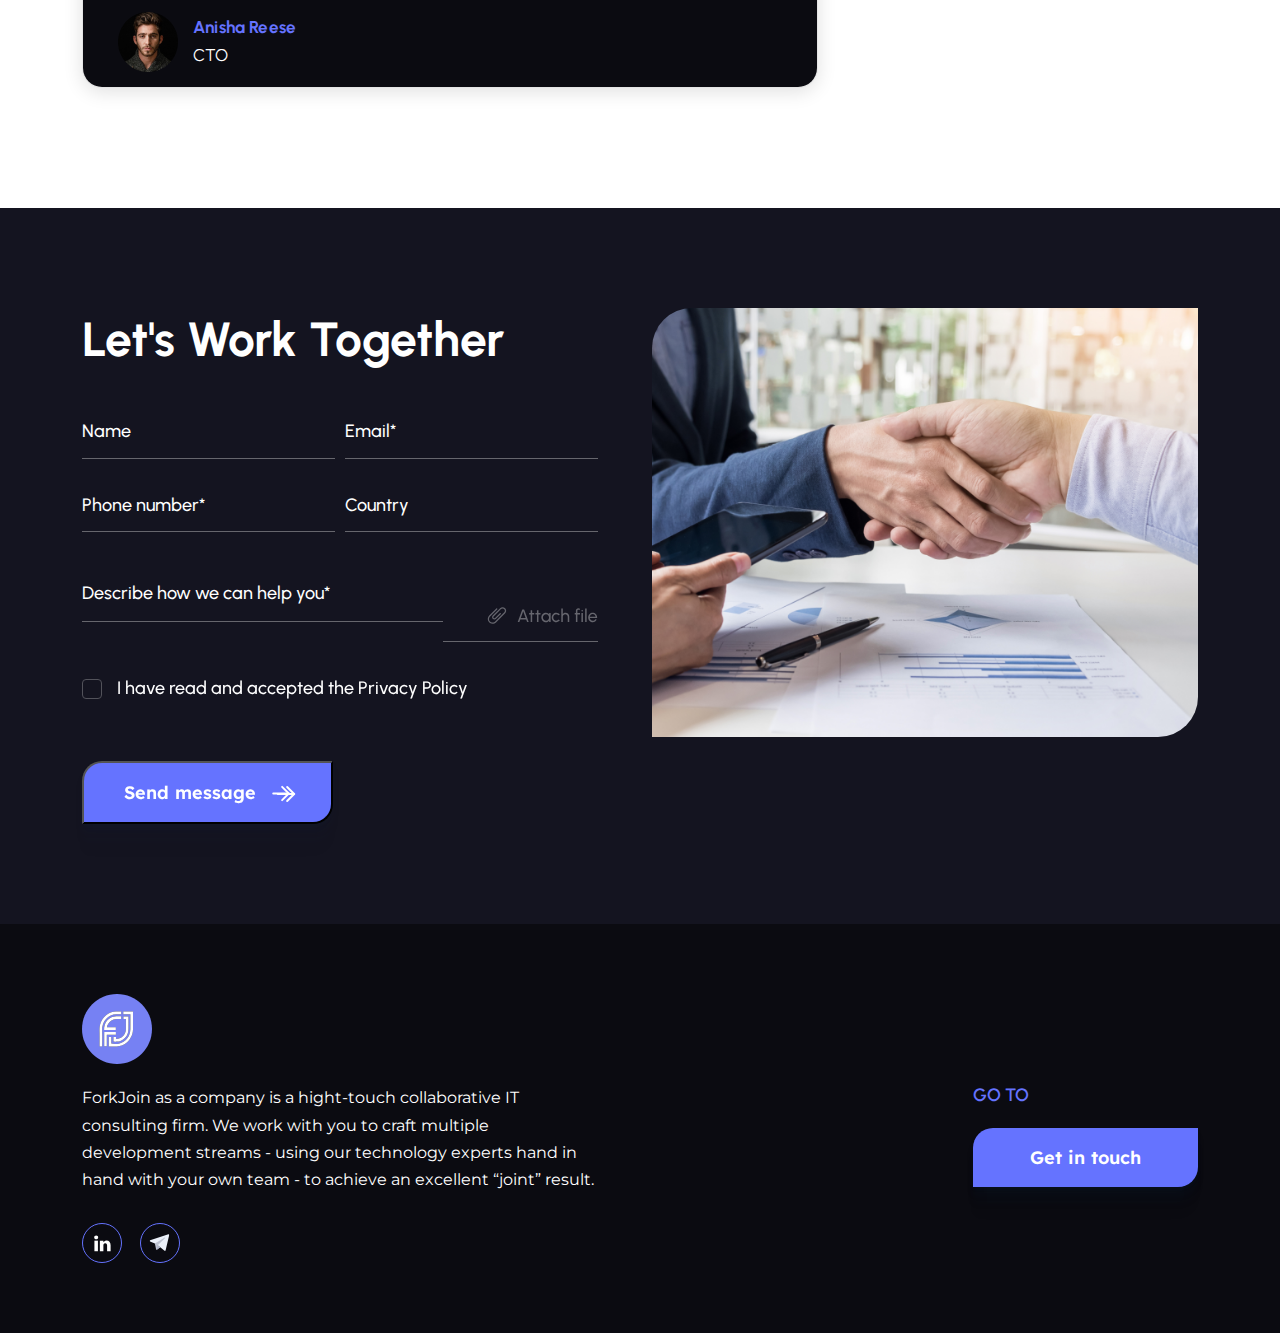
<file: open-roject.html>
<!DOCTYPE html>
<html lang="en">

<head>
    <meta charset="UTF-8">
    <meta http-equiv="X-UA-Compatible" content="IE=edge">
    <meta name="viewport" content="width=device-width, initial-scale=1.0">
    <title>Open Project</title>
    <link rel="icon" type="image/x-icon" href="img/favicon.png">
    <link rel="stylesheet" href="css/lib/bootstrap.min.css">
    <link rel="stylesheet" href="css/lib/swiper-bundle.min.css">
    <link rel="stylesheet" href="css/lib/select2.css">
    <link rel="stylesheet" href="css/style.css">
</head>

<body>
    <header class="header">
        <div class="container">
            <div class="row align-items-center">
                <div class="col-lg-2 col-6">
                    <div class="header__logo">
                        <a href="index.html">
                            <img src="img/svg/logo.svg" alt="logo">
                        </a>
                    </div>
                </div>
                <div class="col-lg-10 col-6">
                    <div class="burger-btn">
                        <img class="open" src="img/svg/burger-btn.svg" alt="burger">
                        <img class="close" src="img/svg/burger-close.svg" alt="burger">
                    </div>
                    <div class="header__nav">
                        <nav class="header__menu">
                            <ul>
                                <li>
                                    <a href="index.html">
                                        Home
                                    </a>
                                </li>
                                <!-- <li class="submenu">
                                    <svg class="arrow" xmlns="http://www.w3.org/2000/svg" width="16" height="16"
                                        viewBox="0 0 16 16" fill="none">
                                        <path d="M12 6L8 10L4 6" stroke="white" stroke-width="1.5"
                                            stroke-linecap="round" stroke-linejoin="round" />
                                    </svg>
                                    <a href="#">
                                        Services
                                    </a>
                                    <ul>
                                        <li>
                                            <a href="service.html">
                                                Web Development
                                            </a>
                                        </li>
                                        <li>
                                            <a href="service.html">
                                                Backend Development
                                            </a>
                                        </li>
                                        <li>
                                            <a href="service.html">
                                                DevOps/Cloud Deployments
                                            </a>
                                        </li>
                                        <li>
                                            <a href="service.html">
                                                Additional Competencies
                                            </a>
                                        </li>
                                    </ul>
                                </li> -->
                                <li>
                                    <a href="team.html">
                                        Team
                                    </a>
                                </li>
                                <li>
                                    <a href="our-project.html">
                                        Projects
                                    </a>
                                </li>
                                <li>
                                    <a href="case-study.html">
                                        Case study
                                    </a>
                                </li>
                                <li>
                                    <a href="contact.html">
                                        Contact
                                    </a>
                                </li>
                            </ul>
                        </nav>
                        <!-- <div class="header__contacts">
                            <ul>
                                <li>
                                    <a href="tel:+1 (347) 420-1474">
                                        New York: +1 (347) 420-1474
                                    </a>
                                </li>
                                <li>
                                    <a href="tel:+43 676 3308473">
                                        Austria: +43 676 3308473
                                    </a>
                                </li>
                            </ul>
                        </div> -->
                    </div>
                </div>
            </div>
        </div>
    </header>

    <main class="main">
        <div class="projectswelcomesect openpr">
            <img class="projectswelcomesect__bg" src="img/projects/projects-welcomeimg.jpg" alt="img">
            <div class="container">
                <div class="breadcrumbs">
                    <ul>
                        <li><a href="index.html">Home</a></li>
                        <li>Projects</li>
                    </ul>
                </div>
                <div class="projectswelcomesect__textbox">
                    <h1>Meetperry</h1>
                </div>
            </div>
            <img class="projectswelcomesect__logo" src="img/projects/logobig.svg" alt="logo">
        </div>
        <div class="project__info">
            <div class="container">
                <div class="project__infowrap">
                    <div class="loc">
                        <p class="project__info-title">
                            <span><img src="img/projects/loc.svg" alt="location"></span>
                            Location:
                        </p>
                        <p class="project__info-descr">
                            New York
                        </p>
                    </div>
                    <div class="serv">
                        <p class="project__info-title">
                            <span><img src="img/projects/serv.svg" alt="services"></span>
                            Services:
                        </p>
                        <p class="project__info-descr">
                            Backend development, Frontend development, Embedded Software development, Mobile app
                            development
                        </p>
                    </div>
                    <div class="link">
                        <a href="#">link: <span><img src="img/projects/link.svg" alt="link"></span></a>
                    </div>
                </div>
            </div>
        </div>
        <div class="projectcontent">
            <div class="container">
                <div class="row">
                    <div class="col-lg-8">
                        <div class="projectcontent__wrap">
                            <h3 id="1">Business needs</h3>
                            <p>
                                Suspendisse tempor, lorem vel luctus hendrerit, libero justo hendrerit quam, a
                                dignissim turpis nulla et diam. Curabitur urna lacus, lacinia non massa ut, rutrum
                                luctus nibh. In pharetra rutrum nunc, in laoreet justo dignissim eget. In eget
                                rhoncus magna. Vestibulum accumsan dolor odio, non ultrices leo egestas sit amet.
                                Nulla vestibulum ligula justo, viverra viverra nunc faucibus quis. Integer in felis
                                eu justo faucibus venenatis sit amet at mi.
                            </p>
                            <ul>
                                <li>
                                    Nullam elit nibh, convallis ac massa ac, vestibulum viverra diam. Nam in purus
                                    venenatis, dapibus massa at, vulputate lectus. Nunc sollicitudin sodales odio,
                                    et porta justo vehicula sed. Suspendisse tincidunt, justo nec molestie
                                    malesuada, massa erat bibendum risus, a ultrices justo dui a nulla.
                                </li>
                                <li>
                                    Duis porta interdum turpis id commodo. Etiam accumsan magna sed elit porta, non
                                    molestie lorem ullamcorper. Suspendisse nec magna laoreet, laoreet mi ac,
                                    placerat ante.
                                </li>
                                <li>
                                    Vestibulum rhoncus blandit turpis at euismod. Donec hendrerit porttitor sapien,
                                    feugiat tincidunt quam semper eget. Nam eu risus a elit lobortis semper.
                                </li>
                                <li>
                                    Nunc sollicitudin sodales odio, et porta justo vehicula sed. Suspendisse
                                    tincidunt, justo nec molestie malesuada, massa erat bibendum risus, a ultrices
                                    justo dui a nulla.
                                </li>
                            </ul>
                            <h3 id="2">Process of work</h3>
                            <ol>
                                <li>
                                    <span>Etiam sit amet orci</span>
                                    Eget nibh euismod laoreet. Nullam elit nibh, convallis ac massa ac, vestibulum
                                    viverra diam. Nam in purus venenatis, dapibus massa at, vulputate lectus. Nunc
                                    sollicitudin sodales odio, et porta justo vehicula sed.
                                </li>
                                <li>
                                    <span>Sit amet orci eget</span>
                                    Nullam elit nibh, convallis ac massa ac, vestibulum viverra diam. Nam in purus
                                    venenatis, dapibus massa at, vulputate lectus. Nunc sollicitudin sodales odio,
                                    et porta justo vehicula sed.
                                </li>
                                <li>
                                    <span>Amet orci eget</span>
                                    Orci eget nibh euismod laoreet. Nullam elit nibh, convallis ac massa ac,
                                    vestibulum viverra diam. Nam in purus venenatis, dapibus massa at, vulputate
                                    lectus. Nunc sollicitudin sodales odio, et porta justo vehicula sed.
                                </li>
                                <li>
                                    <span>Venenatis, dapibus massa</span>
                                    Amet orci eget nibh euismod laoreet. Nullam elit nibh, convallis ac massa ac,
                                    vestibulum viverra diam. Nam in purus venenatis, dapibus massa at, vulputate
                                    lectus. Nunc sollicitudin sodales odio, et porta justo vehicula sed.
                                </li>
                            </ol>
                            <img src="img/projects/openprimg1.jpg" alt="img">
                            <h3 id="3">Solution</h3>
                            <ul>
                                <li>
                                    Nullam elit nibh, convallis ac massa ac, vestibulum viverra diam. Nam in purus
                                    venenatis, dapibus massa at, vulputate lectus. Nunc sollicitudin sodales odio,
                                    et porta justo vehicula sed. Suspendisse tincidunt, justo nec molestie
                                    malesuada, massa erat bibendum risus, a ultrices justo dui a nulla.
                                </li>
                                <li>
                                    Duis porta interdum turpis id commodo. Etiam accumsan magna sed elit porta, non
                                    molestie lorem ullamcorper. Suspendisse nec magna laoreet, laoreet mi ac,
                                    placerat ante.
                                </li>
                                <li>
                                    Vestibulum rhoncus blandit turpis at euismod. Donec hendrerit porttitor sapien,
                                    feugiat tincidunt quam semper eget. Nam eu risus a elit lobortis semper.
                                </li>
                                <li>
                                    Nunc sollicitudin sodales odio, et porta justo vehicula sed. Suspendisse
                                    tincidunt, justo nec molestie malesuada, massa erat bibendum risus, a ultrices
                                    justo dui a nulla.
                                </li>
                            </ul>
                            <h3 id="4">customer feedback</h3>
                            <div class="testimonials__item">
                                <div class="testimonials__item-content">
                                    <img src="img/svg/reference_content_frame.svg" alt="frame">
                                    <p>
                                        Aenean tincidunt, ipsum vitae maximus vehicula, neque odio faucibus quam, id
                                        finibus ipsum augue a massa. In aliquam lectus sit amet lacus efficitur
                                        sagittis. Mauris tristique lorem gravida est rhoncus, vel accumsan nunc
                                        blandit.
                                    </p>
                                </div>
                                <div class="testimonials__item-bottom">
                                    <div class="testimonials__item-ava">
                                        <img src="img/testimonial_ava1.png" alt="avatar">
                                    </div>
                                    <div class="testimonials__item-info">
                                        <h3>
                                            Anisha Reese
                                        </h3>
                                        <span>
                                            CTO
                                        </span>
                                    </div>
                                </div>
                            </div>
                        </div>
                    </div>

                    <div class="col-lg-4 text-end">
                        <div class="stickyelement">
                            <div class="projsidebox pagenav">
                                <p class="title">Table of Contents:</p>
                                <ul>
                                    <li><a href="#1">Business needs</a></li>
                                    <li><a href="#2">Process of work</a></li>
                                    <li><a href="#3">Solution</a></li>
                                    <li><a href="#4">Customer Feedback</a></li>
                                </ul>
                            </div>

                            <div class="projsidebox">
                                <p class="title">Our technology</p>
                                <div class="tagsbox">
                                    <a href="#">Next.js</a>
                                    <a href="#">Auth0</a>
                                    <a href="#">Prisma</a>
                                    <a href="#">Node.js</a>
                                    <a href="#">PostgreSQL</a>
                                    <a href="#">TypeScript</a>
                                </div>
                            </div>
                        </div>
                    </div>
                </div>
            </div>
        </div>

        <section class="contact-page opneproject">
            <div class="container">
                <div class="row">
                    <div class="col-lg-6">
                        <div class="contact-page__title">
                            <h1>
                                Let's work together
                            </h1>
                        </div>
                        <div class="contact-page__form">
                            <form>
                                <input class="inputfield" type="text" placeholder="Name">
                                <input class="inputfield" type="text" placeholder="Email*" required>
                                <input class="inputfield" type="text" placeholder="Phone number*" required>
                                <input class="inputfield" type="text" placeholder="Country">
                                <div class="inputrow">
                                    <textarea placeholder="Describe how we can help you*"></textarea>
                                    <label>
                                        <input type="file">
                                        <img src="img/svg/file_upload.svg" alt="image">
                                    </label>
                                </div>
                                <div class="checkfield">
                                    <label>
                                        <input type="checkbox">
                                        <span>I have read and accepted the Privacy Policy</span>
                                    </label>
                                </div>
                                <button class="bluebtn formbtn disabled" type="submit">
                                    Send message
                                    <img src="img/svg/approach_slide_btn.svg" alt="arrow">
                                </button>
                            </form>
                        </div>
                    </div>
                    <div class="col-lg-6">
                        <div class="contact-page__image">
                            <img src="img/contact_page_image.png" alt="img">
                        </div>
                    </div>
                </div>
            </div>
        </section>

    </main>

    <footer class="footer">
        <div class="container">
            <div class="row">
                <div class="col-lg-6">
                    <div class="footer__left">
                        <div class="footer__logo">
                            <a href="#">
                                <img src="img/svg/logo.svg" alt="logo">
                            </a>
                        </div>
                        <div class="footer__descr">
                            <p>
                                ForkJoin as a company is a hight-touch collaborative IT consulting firm. We work
                                with you to craft multiple development streams - using our technology experts hand
                                in hand with your own team - to achieve an excellent “joint” result.
                            </p>
                        </div>
                        <div class="footer__social">
                            <ul>
                                <li>
                                    <a target="_blank" href="https://www.linkedin.com/company/forkjoin/">
                                        <img src="img/svg/footer_social_linkedin.svg" alt="icon">
                                    </a>
                                </li>
                                <li>
                                    <a target="_blank" href="https://t.me/miglazer">
                                        <img src="img/svg/footer_social_telegram.svg" alt="icon">
                                    </a>
                                </li>
                            </ul>
                        </div>
                    </div>
                </div>
                <div class="col-lg-6">
                    <div class="footer__right">
                        <!-- <div class="footer__right-col">
                            <h3>
                                Quickly to
                            </h3>
                            <ul class="footer__menu">
                                <li>
                                    <a href="team.html">
                                        Team
                                    </a>
                                </li>
                                <li>
                                    <a href="our-project.html">
                                        Project page
                                    </a>
                                </li>
                            </ul>
                        </div> -->
                        <div class="footer__right-col">
                            <h3>
                                Go to
                            </h3>
                            <div class="footer__buttons">
                                <a href="contact.html" class="bluebtn">
                                    Get in touch
                                </a>
                            </div>
                        </div>
                    </div>
                </div>
            </div>
        </div>
    </footer>


    <script src="js/lib/jquery.js"></script>
    <script src="js/lib/swiper-bundle.min.js"></script>
    <script src="js/lib/bootstrap.min.js"></script>
    <script src="js/lib/select2.js"></script>
    <script src="js/main.js"></script>


</body>

</html>
</file>
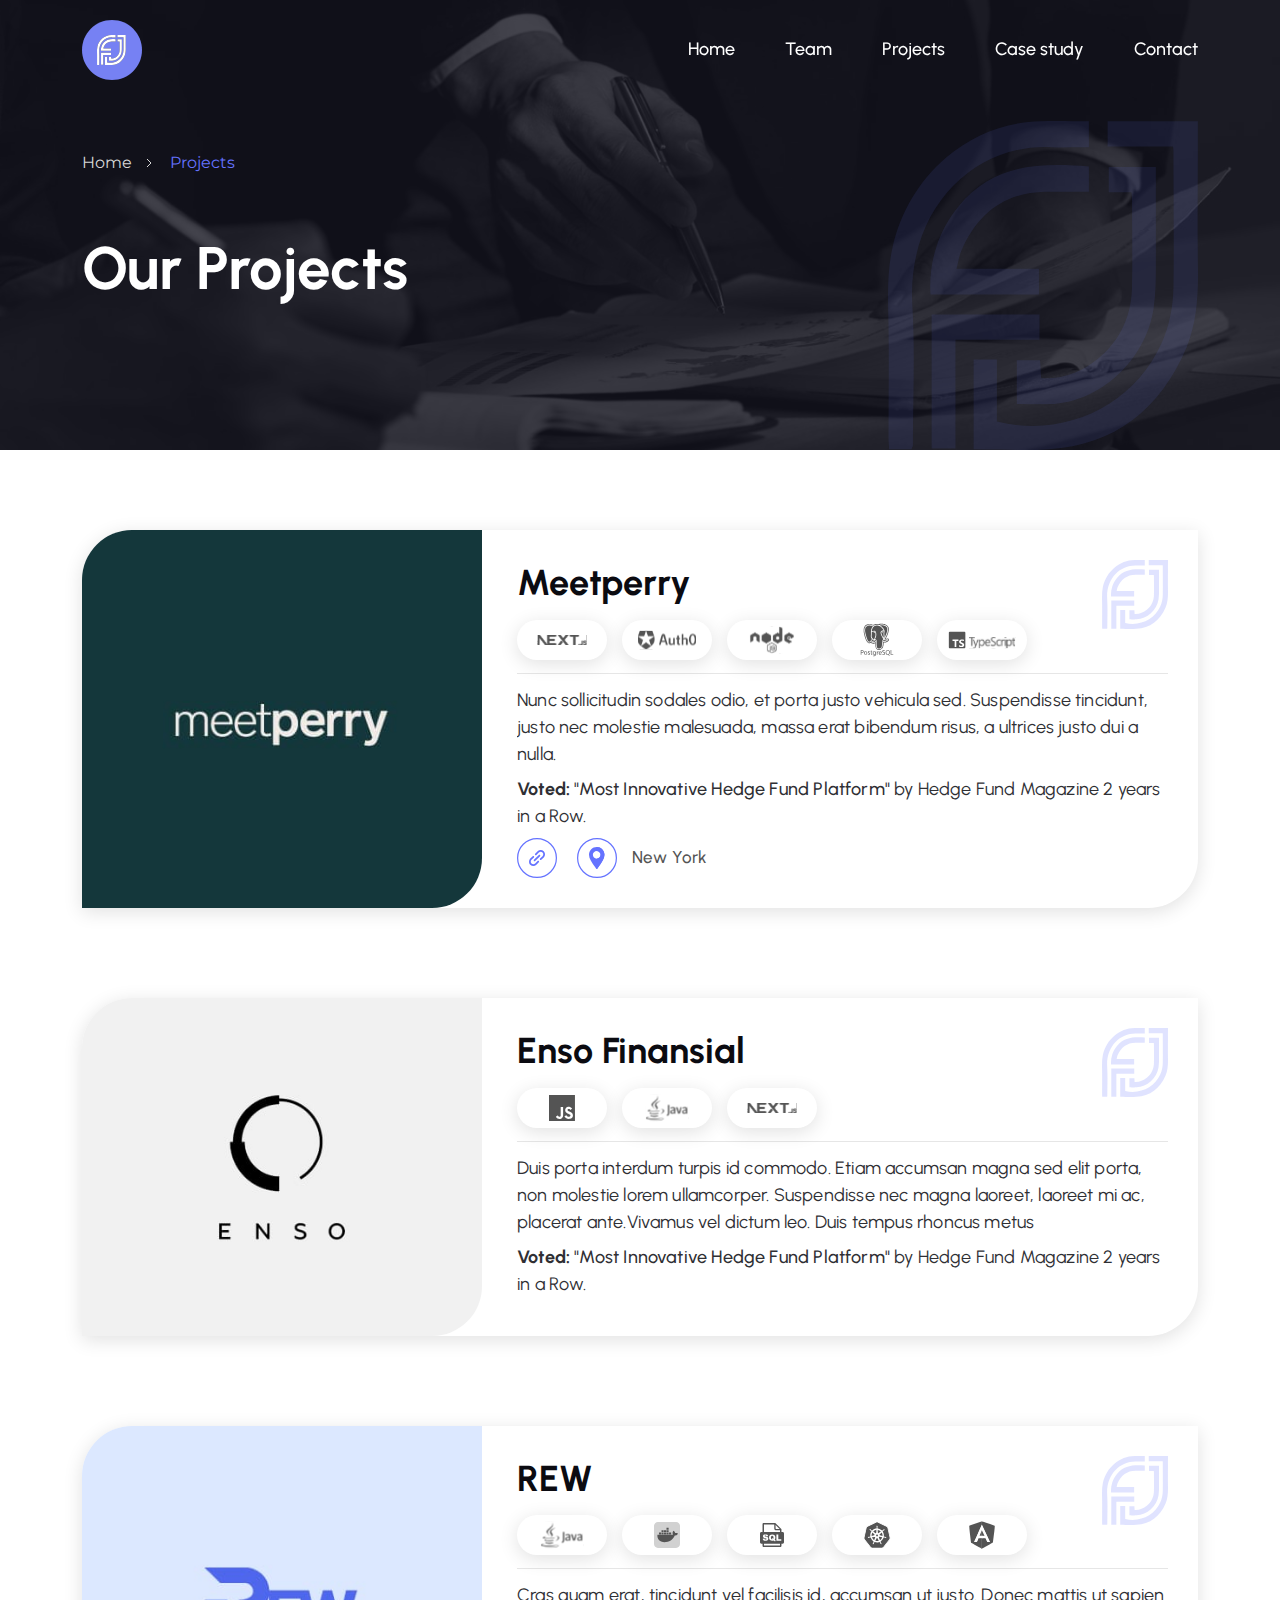
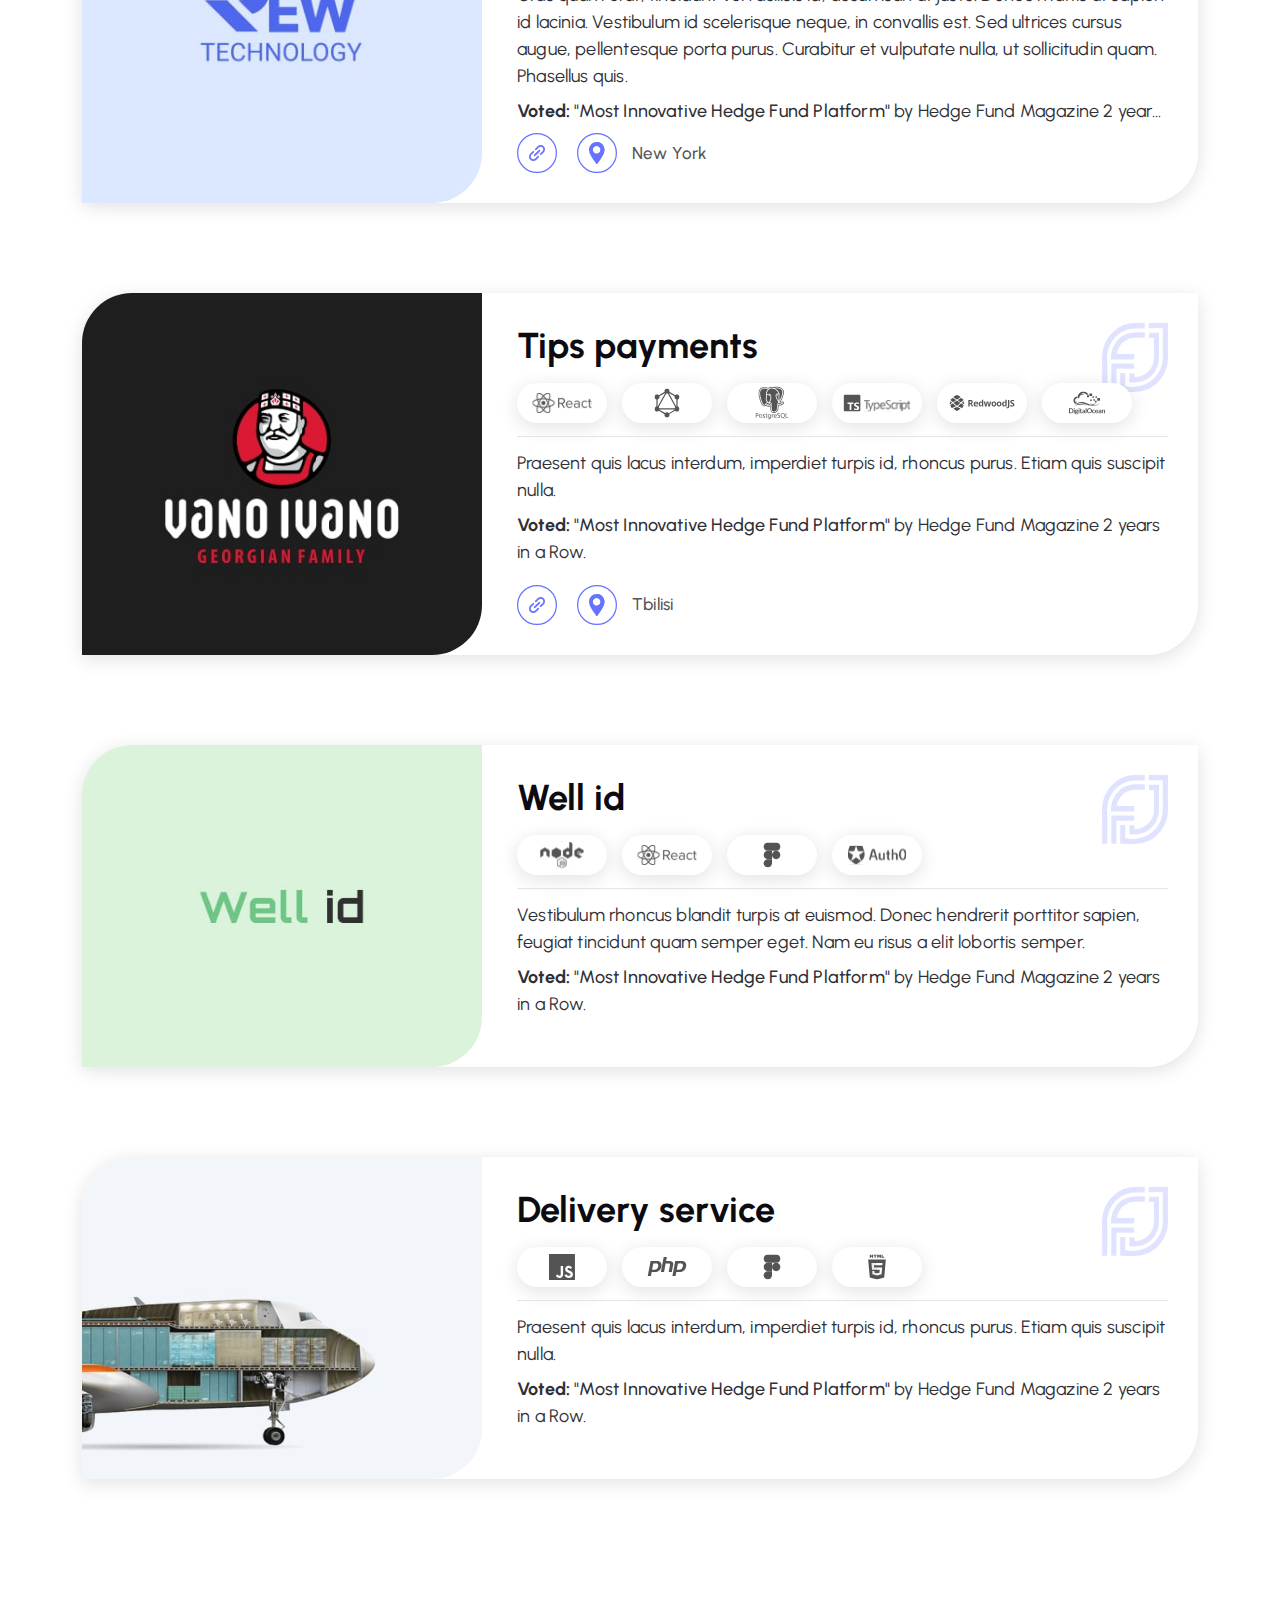
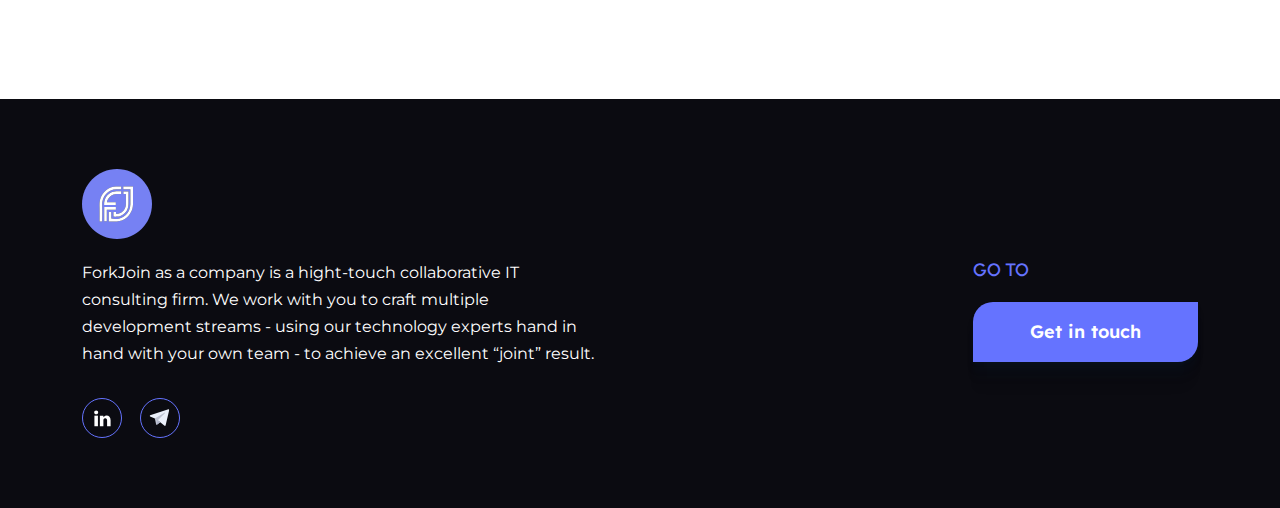
<file: our-project.html>
<!DOCTYPE html>
<html lang="en">

<head>
    <meta charset="UTF-8">
    <meta http-equiv="X-UA-Compatible" content="IE=edge">
    <meta name="viewport" content="width=device-width, initial-scale=1.0">
    <title>Our projects</title>
    <link rel="icon" type="image/x-icon" href="img/favicon.png">
    <link rel="stylesheet" href="css/lib/bootstrap.min.css">
    <link rel="stylesheet" href="css/lib/swiper-bundle.min.css">
    <link rel="stylesheet" href="css/lib/select2.css">
    <link rel="stylesheet" href="css/style.css">
</head>

<body>
    <div class="pagewrapper">
        <header class="header">
            <div class="container">
                <div class="row align-items-center">
                    <div class="col-lg-2 col-6">
                        <div class="header__logo">
                            <a href="index.html">
                                <img src="img/svg/logo.svg" alt="logo">
                            </a>
                        </div>
                    </div>
                    <div class="col-lg-10 col-6">
                        <div class="burger-btn">
                            <img class="open" src="img/svg/burger-btn.svg" alt="burger">
                            <img class="close" src="img/svg/burger-close.svg" alt="burger">
                        </div>
                        <div class="header__nav">
                            <nav class="header__menu">
                                <ul>
                                    <li>
                                        <a href="index.html">
                                            Home
                                        </a>
                                    </li>
                                    <!-- <li class="submenu">
                                        <svg class="arrow" xmlns="http://www.w3.org/2000/svg" width="16" height="16"
                                            viewBox="0 0 16 16" fill="none">
                                            <path d="M12 6L8 10L4 6" stroke="white" stroke-width="1.5"
                                                stroke-linecap="round" stroke-linejoin="round" />
                                        </svg>
                                        <a href="#">
                                            Services
                                        </a>
                                        <ul>
                                            <li>
                                                <a href="service.html">
                                                    Web Development
                                                </a>
                                            </li>
                                            <li>
                                                <a href="service.html">
                                                    Backend Development
                                                </a>
                                            </li>
                                            <li>
                                                <a href="service.html">
                                                    DevOps/Cloud Deployments
                                                </a>
                                            </li>
                                            <li>
                                                <a href="service.html">
                                                    Additional Competencies
                                                </a>
                                            </li>
                                        </ul>
                                    </li> -->
                                    <li>
                                        <a href="team.html">
                                            Team
                                        </a>
                                    </li>
                                    <li>
                                        <a href="our-project.html">
                                            Projects
                                        </a>
                                    </li>
                                    <li>
                                        <a href="case-study.html">
                                            Case study
                                        </a>
                                    </li>
                                    <li>
                                        <a href="contact.html">
                                            Contact
                                        </a>
                                    </li>
                                </ul>
                            </nav>
                            <!-- <div class="header__contacts">
                                <ul>
                                    <li>
                                        <a href="tel:+1 (347) 420-1474">
                                            New York: +1 (347) 420-1474
                                        </a>
                                    </li>
                                    <li>
                                        <a href="tel:+43 676 3308473">
                                            Austria: +43 676 3308473
                                        </a>
                                    </li>
                                </ul>
                            </div> -->
                        </div>
                    </div>
                </div>
            </div>
        </header>

        <main class="main">
            <div class="projectswelcomesect">
                <img class="projectswelcomesect__bg" src="img/projects/projects-welcomeimg.jpg" alt="img">
                <div class="container">
                    <div class="breadcrumbs">
                        <ul>
                            <li><a href="index.html">Home</a></li>
                            <li>Projects</li>
                        </ul>
                    </div>
                    <div class="projectswelcomesect__textbox">
                        <h1>Our Projects</h1>
                        <div class="descr">
                            <p>

                            </p>
                        </div>
                    </div>
                </div>
                <img class="projectswelcomesect__logo" src="img/projects/logobig.svg" alt="logo">
            </div>

            <div class="projectscontent">

                <!-- <div class="projectsfilter">
                    <div class="container">
                        <div class="row">
                            <div class="col-xl-6 col-lg-5">
                                <div class="projectsfilter__search">
                                    <input type="text" placeholder="Search">
                                    <button>
                                        <img src="img/projects/search-icon.svg" alt="search">
                                    </button>
                                </div>
                            </div>
                            <div class="col-xl-6 col-lg-7">
                                <div class="projectsfilter__selectwrap">
                                    <div class="selectbox">
                                        <select class="customselect" data-placeholder="Industries">
                                            <option></option>
                                            <option value="1">Design</option>
                                            <option value="2">Education</option>
                                            <option value="3">Fintech</option>
                                            <option value="4">Construction</option>
                                            <option value="5">Cybersecurity</option>
                                            <option value="6">Healthcare</option>
                                        </select>
                                    </div>
                                    <div class="selectbox">
                                        <select class="customselect" data-placeholder="Services">
                                            <option></option>
                                            <option value="1">Design</option>
                                            <option value="2">Education</option>
                                            <option value="3">Fintech</option>
                                            <option value="4">Construction</option>
                                            <option value="5">Cybersecurity</option>
                                            <option value="6">Healthcare</option>
                                        </select>
                                    </div>
                                </div>
                            </div>
                        </div>
                    </div>
                </div> -->

                <div class="projectswrapper">
                    <div class="container">
                        <div class="projectrow">
                            <div class="projectrow__logo">
                                <img src="img/projects/projlogo1.jpg" alt="logo">
                            </div>
                            <div class="projectrow__info">
                                <div class="projectrow__infowrap">
                                    <img src="img/projects/prlogo.svg" alt="img" class="smlogo">
                                    <p class="title">Meetperry</p>
                                    <div class="projecttags">
                                        <a href="">
                                            <img class="static" src="img/projects/tags/next_js.svg" alt="icon">
                                            <img class="hover" src="img/projects/tags/next_js_hover.svg" alt="icon">
                                        </a>
                                        <a href="">
                                            <img class="static" src="img/projects/tags/auth0.svg" alt="icon">
                                            <img class="hover" src="img/projects/tags/auth0_hover.svg" alt="icon">
                                        </a>
                                        <a href="">
                                            <img class="static" src="img/projects/tags/node_js.svg" alt="icon">
                                            <img class="hover" src="img/projects/tags/node_js_hover.svg" alt="icon">
                                        </a>
                                        <a href="">
                                            <img class="static" src="img/projects/tags/postgre_sql.svg" alt="icon">
                                            <img class="hover" src="img/projects/tags/postgre_sql_hover.svg" alt="icon">
                                        </a>
                                        <a href="">
                                            <img class="static" src="img/projects/tags/type_script.svg" alt="icon">
                                            <img class="hover" src="img/projects/tags/type_script_hover.svg" alt="icon">
                                        </a>
                                    </div>
                                    <div class="projectdescr">
                                        <p>
                                            Nunc sollicitudin sodales odio, et porta justo vehicula sed. Suspendisse
                                            tincidunt, justo nec molestie malesuada, massa erat bibendum risus, a
                                            ultrices justo dui a nulla.
                                        </p>
                                        <p>
                                            <b>Voted:</b> <span>"Most Innovative Hedge Fund Platform"</span> by Hedge
                                            Fund Magazine 2 years in a Row.
                                        </p>
                                    </div>
                                    <div class="projectrow__links">
                                        <a target="_blank" class="projectrow__url" href="https://meetperry.com/">
                                            <p class="icon">
                                                <img class="static" src="img/svg/project_url_icon.svg" alt="icon">
                                                <img class="hover" src="img/svg/project_url_icon_hover.svg" alt="icon">
                                            </p>
                                        </a>
                                        <a target="#" href="https://meetperry.com/">
                                            <p class="icon">
                                                <img class="static" src="img/svg/location_icon.svg" alt="icon">
                                                <img class="hover" src="img/svg/location_item_hover.svg" alt="icon">
                                            </p>
                                            <p>
                                                New York
                                            </p>
                                        </a>
                                    </div>
                                </div>
                            </div>
                        </div>
                        <div class="projectrow">
                            <div class="projectrow__logo">
                                <img src="img/projects/projlogo2.jpg" alt="logo">
                            </div>
                            <div class="projectrow__info">
                                <div class="projectrow__infowrap">
                                    <img src="img/projects/prlogo.svg" alt="img" class="smlogo">
                                    <p class="title">Enso Finansial</p>
                                    <div class="projecttags">
                                        <a href="">
                                            <img class="static" src="img/projects/tags/js.svg" alt="icon">
                                            <img class="hover" src="img/projects/tags/js_hover.svg" alt="icon">
                                        </a>
                                        <a href="#">
                                            <img class="static" src="img/projects/tags/java.svg" alt="icon">
                                            <img class="hover" src="img/projects/tags/java_hover.svg" alt="icon">
                                        </a>
                                        <a href="#">
                                            <img class="static" src="img/projects/tags/next_js.svg" alt="icon">
                                            <img class="hover" src="img/projects/tags/next_js_hover.svg" alt="icon">
                                        </a>
                                    </div>
                                    <div class="projectdescr">
                                        <p>
                                            Duis porta interdum turpis id commodo. Etiam accumsan magna sed elit porta,
                                            non molestie lorem ullamcorper. Suspendisse nec magna laoreet, laoreet mi
                                            ac, placerat ante.Vivamus vel dictum leo. Duis tempus rhoncus metus
                                        </p>
                                        <p>
                                            <b>Voted:</b> <span>"Most Innovative Hedge Fund Platform"</span> by Hedge
                                            Fund Magazine 2 years in a Row.
                                        </p>
                                    </div>
                                </div>
                            </div>
                        </div>
                        <div class="projectrow">
                            <div class="projectrow__logo">
                                <img src="img/projects/projlogo3.jpg" alt="logo">
                            </div>
                            <div class="projectrow__info">
                                <div class="projectrow__infowrap">
                                    <img src="img/projects/prlogo.svg" alt="img" class="smlogo">
                                    <p class="title">REW</p>
                                    <div class="projecttags">
                                        <a href="#">
                                            <img class="static" src="img/projects/tags/java.svg" alt="icon">
                                            <img class="hover" src="img/projects/tags/java_hover.svg" alt="icon">
                                        </a>
                                        <a href="#">
                                            <img class="static" src="img/projects/tags/docker.svg" alt="icon">
                                            <img class="hover" src="img/projects/tags/docker_hover.svg" alt="icon">
                                        </a>
                                        <a href="#">
                                            <img class="static" src="img/projects/tags/sql.svg" alt="icon">
                                            <img class="hover" src="img/projects/tags/sql_hover.svg" alt="icon">
                                        </a>
                                        <a href="#">
                                            <img class="static" src="img/projects/tags/kubernetes.svg" alt="icon">
                                            <img class="hover" src="img/projects/tags/kubernets_hover.svg" alt="icon">
                                        </a>
                                        <a href="#">
                                            <img class="static" src="img/projects/tags/angular.svg" alt="icon">
                                            <img class="hover" src="img/projects/tags/angular_hover.svg" alt="icon">
                                        </a>
                                    </div>
                                    <div class="projectdescr">
                                        <p>
                                            Cras quam erat, tincidunt vel facilisis id, accumsan ut justo. Donec mattis
                                            ut sapien id lacinia. Vestibulum id scelerisque neque, in convallis est. Sed
                                            ultrices cursus augue, pellentesque porta purus. Curabitur et vulputate
                                            nulla, ut sollicitudin quam. Phasellus quis.
                                        </p>
                                        <p>
                                            <b>Voted:</b> <span>"Most Innovative Hedge Fund Platform"</span> by Hedge
                                            Fund Magazine 2 years in a Row.
                                        </p>
                                    </div>
                                    <div class="projectrow__links">
                                        <a target="_blank" class="projectrow__url" href="https://rewtechnology.com/">
                                            <p class="icon">
                                                <img class="static" src="img/svg/project_url_icon.svg" alt="icon">
                                                <img class="hover" src="img/svg/project_url_icon_hover.svg" alt="icon">
                                            </p>
                                        </a>
                                        <a target="#" href="https://rewtechnology.com/">
                                            <p class="icon">
                                                <img class="static" src="img/svg/location_icon.svg" alt="icon">
                                                <img class="hover" src="img/svg/location_item_hover.svg" alt="icon">
                                            </p>
                                            <p>
                                                New York
                                            </p>
                                        </a>
                                    </div>
                                </div>
                            </div>
                        </div>
                        <div class="projectrow">
                            <div class="projectrow__logo">
                                <img src="img/projects/projlogo4.jpg" alt="logo">
                            </div>
                            <div class="projectrow__info">
                                <div class="projectrow__infowrap">
                                    <img src="img/projects/prlogo.svg" alt="img" class="smlogo">
                                    <p class="title">Tips payments</p>
                                    <div class="projecttags">
                                        <a href="#">
                                            <img class="static" src="img/projects/tags/react.svg" alt="icon">
                                            <img class="hover" src="img/projects/tags/react_hover.svg" alt="icon">
                                        </a>
                                        <a href="#">
                                            <img class="static" src="img/projects/tags/graphql.svg" alt="icon">
                                            <img class="hover" src="img/projects/tags/graphql_hover.svg" alt="icon">
                                        </a>
                                        <a href="#">
                                            <img class="static" src="img/projects/tags/postgre_sql.svg" alt="icon">
                                            <img class="hover" src="img/projects/tags/postgre_sql_hover.svg" alt="icon">
                                        </a>
                                        <a href="#">
                                            <img class="static" src="img/projects/tags/type_script.svg" alt="icon">
                                            <img class="hover" src="img/projects/tags/type_script_hover.svg" alt="icon">
                                        </a>
                                        <a href="#">
                                            <img class="static" src="img/projects/tags/redwood_js.svg" alt="icon">
                                            <img class="hover" src="img/projects/tags/redwood_js_hover.svg" alt="icon">
                                        </a>
                                        <a href="#">
                                            <img class="static" src="img/projects/tags/digital_ocean.svg" alt="icon">
                                            <img class="hover" src="img/projects/tags/digital_ocean_hover.svg" alt="icon">
                                        </a>
                                    </div>
                                    <div class="projectdescr">
                                        <p>
                                            Praesent quis lacus interdum, imperdiet turpis id, rhoncus purus. Etiam quis
                                            suscipit nulla.
                                        </p>
                                        <p>
                                            <b>Voted:</b> <span>"Most Innovative Hedge Fund Platform"</span> by Hedge
                                            Fund Magazine 2 years in a Row.
                                        </p>
                                    </div>
                                    <div class="projectrow__links">
                                        <a target="_blank" class="projectrow__url" href="https://tipse.ge/">
                                            <p class="icon">
                                                <img class="static" src="img/svg/project_url_icon.svg" alt="icon">
                                                <img class="hover" src="img/svg/project_url_icon_hover.svg" alt="icon">
                                            </p>
                                        </a>
                                        <a target="_blank" href="https://tipse.ge/">
                                            <p class="icon">
                                                <img class="static" src="img/svg/location_icon.svg" alt="icon">
                                                <img class="hover" src="img/svg/location_item_hover.svg" alt="icon">
                                            </p>
                                            <p>
                                                Tbilisi
                                            </p>
                                        </a>
                                    </div>
                                </div>
                            </div>
                        </div>
                        <div class="projectrow">
                            <div class="projectrow__logo">
                                <img src="img/projects/projlogo5.jpg" alt="logo">
                            </div>
                            <div class="projectrow__info">
                                <div class="projectrow__infowrap">
                                    <img src="img/projects/prlogo.svg" alt="img" class="smlogo">
                                    <p class="title">Well id</p>
                                    <div class="projecttags">
                                        <a href="#">
                                            <img class="static" src="img/projects/tags/node_js.svg" alt="icon">
                                            <img class="hover" src="img/projects/tags/node_js_hover.svg" alt="icon">
                                        </a>
                                        <a href="#">
                                            <img class="static" src="img/projects/tags/react.svg" alt="icon">
                                            <img class="hover" src="img/projects/tags/react_hover.svg" alt="icon">
                                        </a>
                                        <a href="#">
                                            <img class="static" src="img/projects/tags/figma.svg" alt="icon">
                                            <img class="hover" src="img/projects/tags/figma_hover.svg" alt="icon">
                                        </a>
                                        <a href="#">
                                            <img class="static" src="img/projects/tags/auth0.svg" alt="icon">
                                            <img class="hover" src="img/projects/tags/auth0_hover.svg" alt="icon">
                                        </a>
                                    </div>
                                    <div class="projectdescr">
                                        <p>
                                            Vestibulum rhoncus blandit turpis at euismod. Donec hendrerit porttitor
                                            sapien, feugiat tincidunt quam semper eget. Nam eu risus a elit lobortis
                                            semper.
                                        </p>
                                        <p>
                                            <b>Voted:</b> <span>"Most Innovative Hedge Fund Platform"</span> by Hedge
                                            Fund Magazine 2 years in a Row.
                                        </p>
                                    </div>
                                </div>
                            </div>
                        </div>
                        <div class="projectrow">
                            <div class="projectrow__logo">
                                <img src="img/projects/projlogo6.jpg" alt="logo">
                            </div>
                            <div class="projectrow__info">
                                <div class="projectrow__infowrap">
                                    <img src="img/projects/prlogo.svg" alt="img" class="smlogo">
                                    <p class="title">Delivery service</p>
                                    <div class="projecttags">
                                        <a href="#">
                                            <img class="static" src="img/projects/tags/js.svg" alt="icon">
                                            <img class="hover" src="img/projects/tags/js_hover.svg" alt="icon">
                                        </a>
                                        <a href="#">
                                            <img class="static" src="img/projects/tags/php.svg" alt="icon">
                                            <img class="hover" src="img/projects/tags/php_hover.svg" alt="icon">
                                        </a>
                                        <a href="#">
                                            <img class="static" src="img/projects/tags/figma.svg" alt="icon">
                                            <img class="hover" src="img/projects/tags/figma_hover.svg" alt="icon">
                                        </a>
                                        <a href="#">
                                            <img class="static" src="img/projects/tags/html.svg" alt="icon">
                                            <img class="hover" src="img/projects/tags/html_hover.svg" alt="icon">
                                        </a>
                                    </div>
                                    <div class="projectdescr">
                                        <p>
                                            Praesent quis lacus interdum, imperdiet turpis id, rhoncus purus. Etiam quis
                                            suscipit nulla.
                                        </p>
                                        <p>
                                            <b>Voted:</b> <span>"Most Innovative Hedge Fund Platform"</span> by Hedge
                                            Fund Magazine 2 years in a Row.
                                        </p>
                                    </div>
                                </div>
                            </div>
                        </div>
                    </div>

                    <!-- <div class="pagination">
                        <div class="container">
                            <ul>
                                <li class="pagination__prev disabled"><a href="#">Prev</a></li>
                                <li class="active"><a href="#">1</a></li>
                                <li><a href="#">2</a></li>
                                <li><a href="#">3</a></li>
                                <li>...</li>
                                <li><a href="#">10</a></li>
                                <li class="pagination__next"><a href="#">Next</a></li>
                            </ul>
                        </div>
                    </div> -->
                </div>





            </div>

        </main>

        <footer class="footer">
            <div class="container">
                <div class="row">
                    <div class="col-lg-6">
                        <div class="footer__left">
                            <div class="footer__logo">
                                <a href="#">
                                    <img src="img/svg/logo.svg" alt="logo">
                                </a>
                            </div>
                            <div class="footer__descr">
                                <p>
                                    ForkJoin as a company is a hight-touch collaborative IT consulting firm. We work
                                    with you to craft multiple development streams - using our technology experts hand
                                    in hand with your own team - to achieve an excellent “joint” result.
                                </p>
                            </div>
                            <div class="footer__social">
                                <ul>
                                    <li>
                                        <a target="_blank" href="https://www.linkedin.com/company/forkjoin/">
                                            <img src="img/svg/footer_social_linkedin.svg" alt="icon">
                                        </a>
                                    </li>
                                    <li>
                                        <a target="_blank" href="https://t.me/miglazer">
                                            <img src="img/svg/footer_social_telegram.svg" alt="icon">
                                        </a>
                                    </li>
                                </ul>
                            </div>
                        </div>
                    </div>
                    <div class="col-lg-6">
                        <div class="footer__right">
                            <!-- <div class="footer__right-col">
                                <h3>
                                    Quickly to
                                </h3>
                                <ul class="footer__menu">
                                    <li>
                                        <a href="team.html">
                                            Team
                                        </a>
                                    </li>
                                    <li>
                                        <a href="our-project.html">
                                            Project page
                                        </a>
                                    </li>
                                </ul>
                            </div> -->
                            <div class="footer__right-col">
                                <h3>
                                    Go to
                                </h3>
                                <div class="footer__buttons">
                                    <a href="contact.html" class="bluebtn">
                                        Get in touch
                                    </a>
                                </div>
                            </div>
                        </div>
                    </div>
                </div>
            </div>
        </footer>
    </div>


    <script src="js/lib/jquery.js"></script>
    <script src="js/lib/swiper-bundle.min.js"></script>
    <script src="js/lib/bootstrap.min.js"></script>
    <script src="js/lib/select2.js"></script>
    <script src="js/main.js"></script>


</body>

</html>
</file>
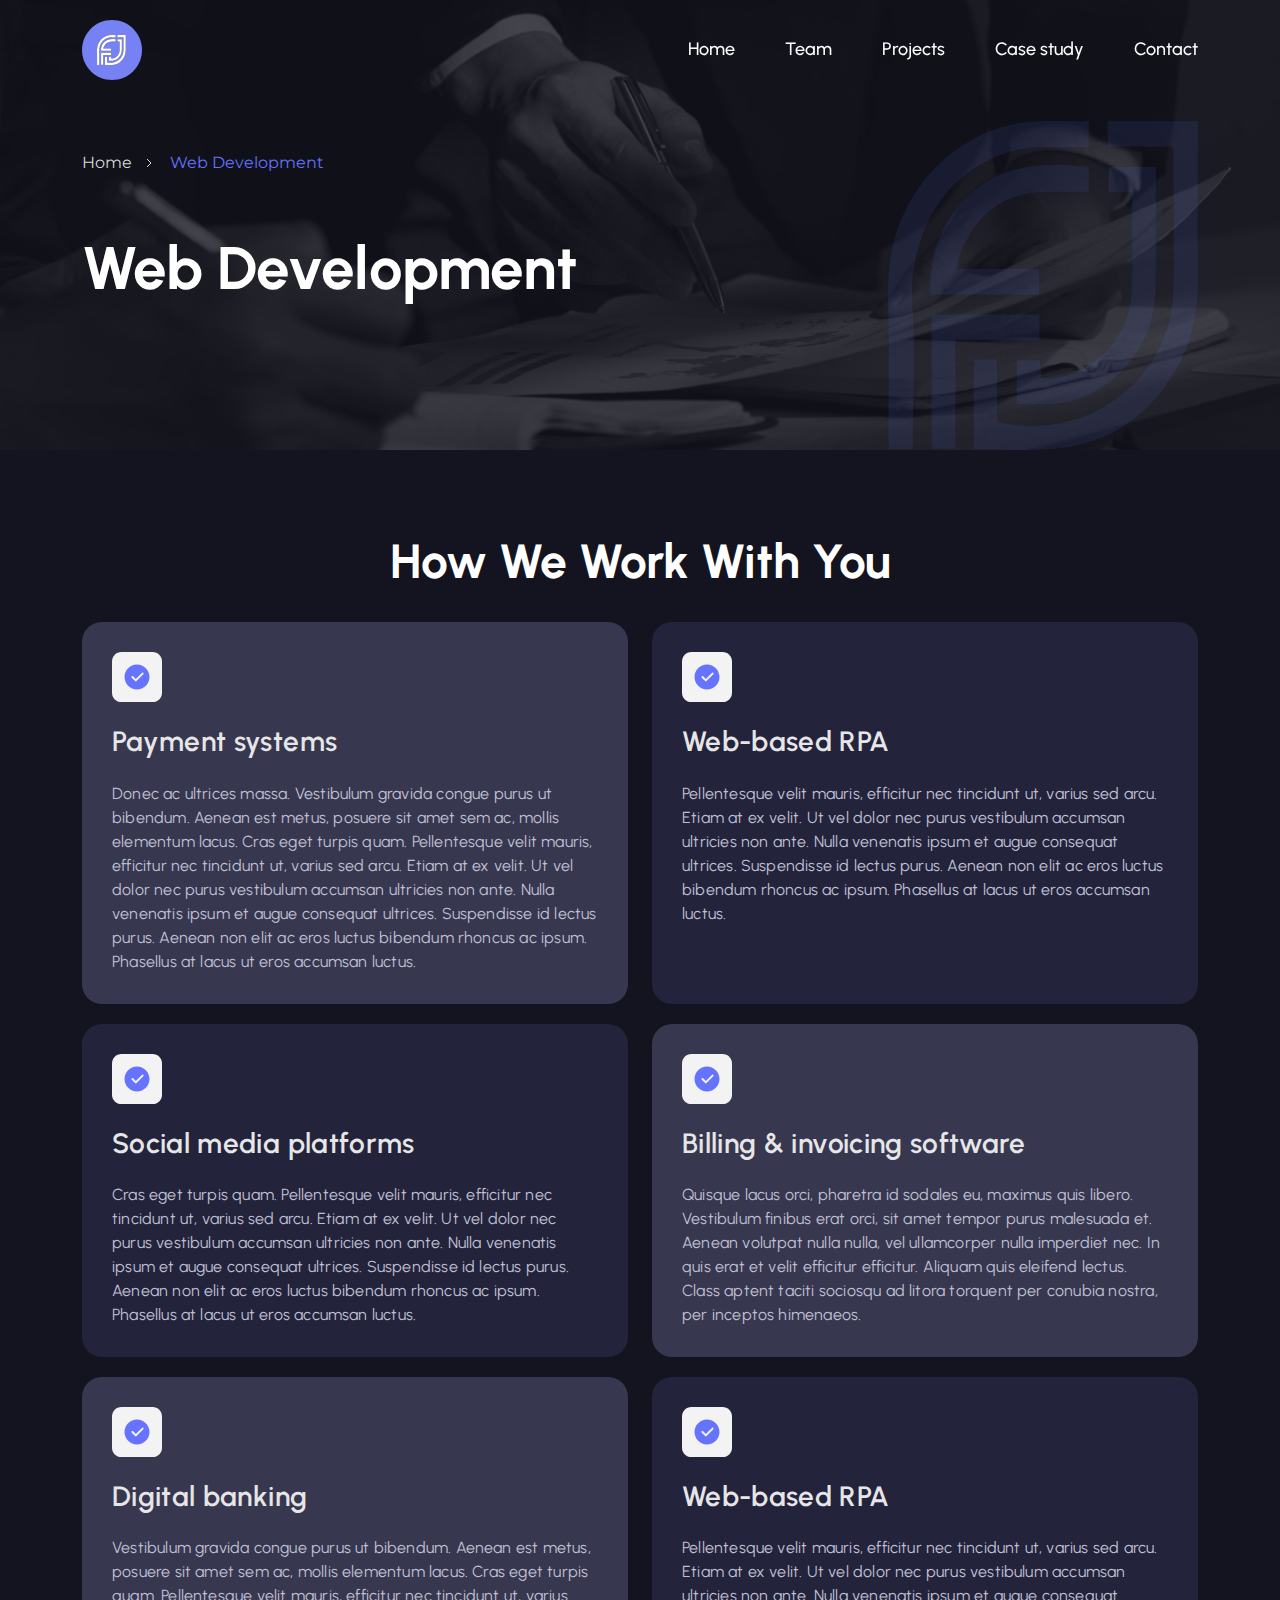
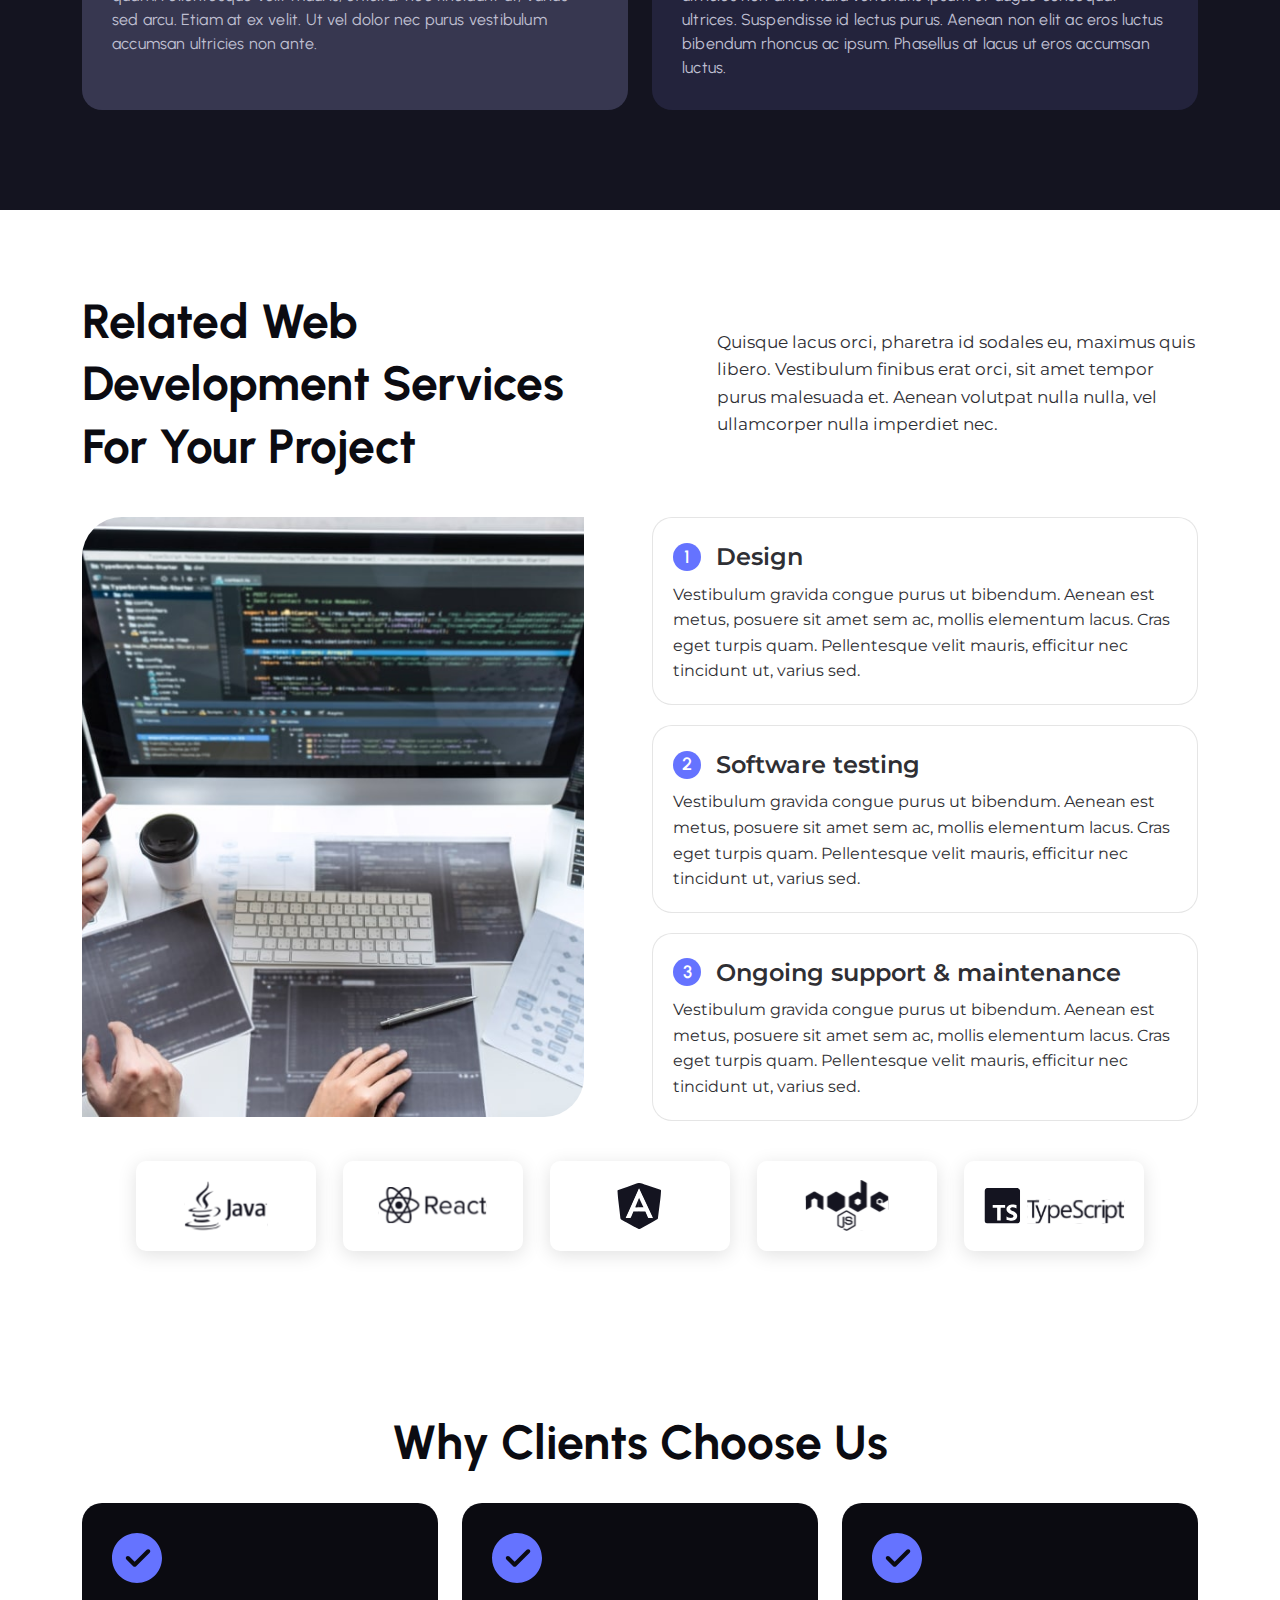
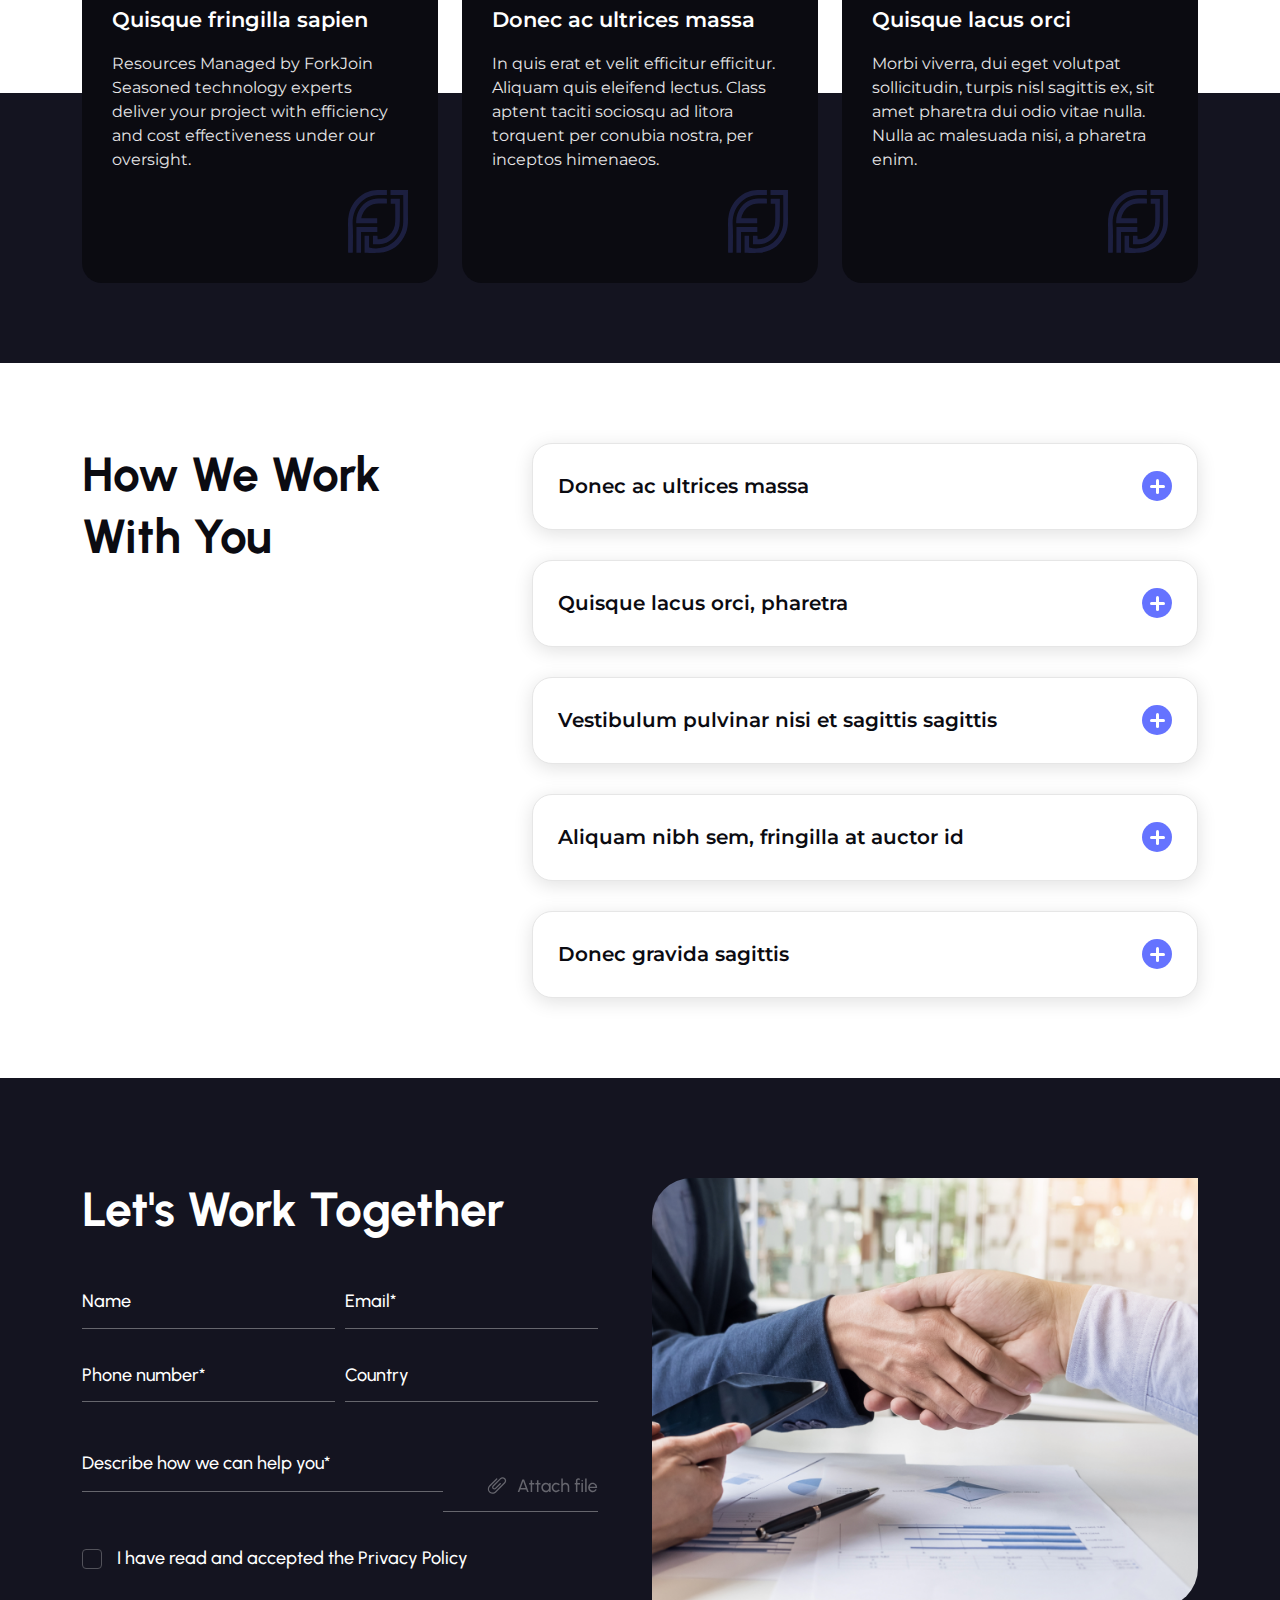
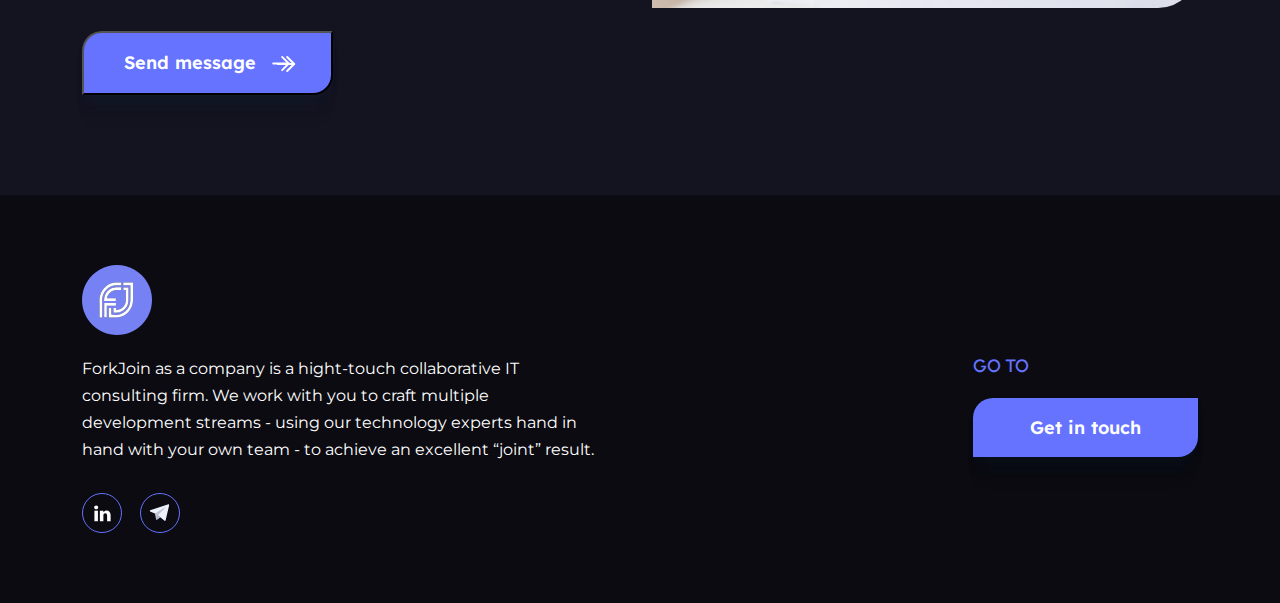
<file: service.html>
<!DOCTYPE html>
<html lang="en">

<head>
    <meta charset="UTF-8">
    <meta http-equiv="X-UA-Compatible" content="IE=edge">
    <meta name="viewport" content="width=device-width, initial-scale=1.0">
    <title>Service</title>
    <link rel="icon" type="image/x-icon" href="img/favicon.png">
    <link rel="stylesheet" href="css/lib/bootstrap.min.css">
    <link rel="stylesheet" href="css/lib/swiper-bundle.min.css">
    <link rel="stylesheet" href="css/lib/select2.css">
    <link rel="stylesheet" href="css/style.css">
</head>

<body>
    <div class="pagewrapper">
        <header class="header">
            <div class="container">
                <div class="row align-items-center">
                    <div class="col-lg-2 col-6">
                        <div class="header__logo">
                            <a href="index.html">
                                <img src="img/svg/logo.svg" alt="logo">
                            </a>
                        </div>
                    </div>
                    <div class="col-lg-10 col-6">
                        <div class="burger-btn">
                            <img class="open" src="img/svg/burger-btn.svg" alt="burger">
                            <img class="close" src="img/svg/burger-close.svg" alt="burger">
                        </div>
                        <div class="header__nav">
                            <nav class="header__menu">
                                <ul>
                                    <li>
                                        <a href="index.html">
                                            Home
                                        </a>
                                    </li>
                                    <!-- <li class="submenu">
                                        <svg class="arrow" xmlns="http://www.w3.org/2000/svg" width="16" height="16"
                                            viewBox="0 0 16 16" fill="none">
                                            <path d="M12 6L8 10L4 6" stroke="white" stroke-width="1.5"
                                                stroke-linecap="round" stroke-linejoin="round" />
                                        </svg>
                                        <a href="#">
                                            Services
                                        </a>
                                        <ul>
                                            <li>
                                                <a href="service.html">
                                                    Web Development
                                                </a>
                                            </li>
                                            <li>
                                                <a href="service.html">
                                                    Backend Development
                                                </a>
                                            </li>
                                            <li>
                                                <a href="service.html">
                                                    DevOps/Cloud Deployments
                                                </a>
                                            </li>
                                            <li>
                                                <a href="service.html">
                                                    Additional Competencies
                                                </a>
                                            </li>
                                        </ul>
                                    </li> -->
                                    <li>
                                        <a href="team.html">
                                            Team
                                        </a>
                                    </li>
                                    <li>
                                        <a href="our-project.html">
                                            Projects
                                        </a>
                                    </li>
                                    <li>
                                        <a href="case-study.html">
                                            Case study
                                        </a>
                                    </li>
                                    <li>
                                        <a href="contact.html">
                                            Contact
                                        </a>
                                    </li>
                                </ul>
                            </nav>
                            <!-- <div class="header__contacts">
                                <ul>
                                    <li>
                                        <a href="tel:+1 (347) 420-1474">
                                            New York: +1 (347) 420-1474
                                        </a>
                                    </li>
                                    <li>
                                        <a href="tel:+43 676 3308473">
                                            Austria: +43 676 3308473
                                        </a>
                                    </li>
                                </ul>
                            </div> -->
                        </div>
                    </div>
                </div>
            </div>
        </header>

        <main class="main">
            <div class="projectswelcomesect">
                <img class="projectswelcomesect__bg" src="img/projects/projects-welcomeimg.jpg" alt="img">
                <div class="container">
                    <div class="breadcrumbs">
                        <ul>
                            <li><a href="index.html">Home</a></li>
                            <li>Web Development</li>
                        </ul>
                    </div>
                    <div class="projectswelcomesect__textbox">
                        <h1>Web Development</h1>
                        <div class="descr">
                            <p>
                               
                            </p>
                        </div>
                    </div>
                </div>
                <img class="projectswelcomesect__logo" src="img/projects/logobig.svg" alt="logo">
            </div>

            <!-- <section class="infoblock">
                <div class="container">
                    <div class="row">
                        <div class="col-lg-6">
                            <div class="infoblock__textbox">
                                <h3>professional team</h3>
                                <p>
                                    <b>
                                        Lorem ipsum dolor sit amet, consectetur adipiscing elit. Proin suscipit, magna
                                        hendrerit efficitur viverra, diam nisl vestibulum elit, vitae sagittis magna
                                        justo
                                        sed quam.
                                    </b>
                                </p>
                                <p>
                                    Suspendisse et lorem mauris. Vestibulum vitae blandit sem, non rhoncus ante.
                                    Vestibulum accumsan lorem sit amet odio interdum viverra. Aenean tincidunt, ipsum
                                    vitae maximus vehicula, neque odio faucibus quam, id finibus ipsum augue a massa. In
                                    aliquam lectus sit amet lacus efficitur sagittis. Mauris tristique lorem gravida est
                                    rhoncus, vel accumsan nunc blandit. Donec ac ultrices ipsum, cursus malesuada est.
                                    Cras est odio, molestie non sem in, lacinia tempus tellus. Ut efficitur ipsum sed
                                    nibh tristique, quis commodo lacus accumsan. Nunc vehicula ligula sit amet dignissim
                                    imperdiet.
                                </p>
                            </div>
                        </div>
                        <div class="col-lg-6">
                            <div class="infoblock__imgwrap">
                                <img src="img/projects/service1.jpg" alt="img">
                            </div>
                        </div>
                    </div>
                </div>
            </section> -->

            <section class="howwework">
                <div class="container">
                    <h3>How We Work with You</h3>
                    <div class="row">
                        <div class="col-lg-6">
                            <div class="howwework__box">
                                <img src="img/projects/check-ic.svg" alt="icon">
                                <p class="title">
                                    Payment systems
                                </p>
                                <div class="descr">
                                    <p>
                                        Donec ac ultrices massa. Vestibulum gravida congue purus ut bibendum. Aenean est
                                        metus, posuere sit amet sem ac, mollis elementum lacus. Cras eget turpis quam.
                                        Pellentesque velit mauris, efficitur nec tincidunt ut, varius sed arcu. Etiam at
                                        ex velit. Ut vel dolor nec purus vestibulum accumsan ultricies non ante. Nulla
                                        venenatis ipsum et augue consequat ultrices. Suspendisse id lectus purus. Aenean
                                        non elit ac eros luctus bibendum rhoncus ac ipsum. Phasellus at lacus ut eros
                                        accumsan luctus.
                                    </p>
                                </div>
                            </div>
                        </div>
                        <div class="col-lg-6">
                            <div class="howwework__box dark">
                                <img src="img/projects/check-ic.svg" alt="icon">
                                <p class="title">
                                    Web-based RPA
                                </p>
                                <div class="descr">
                                    <p>
                                        Pellentesque velit mauris, efficitur nec tincidunt ut, varius sed arcu. Etiam at
                                        ex velit. Ut vel dolor nec purus vestibulum accumsan ultricies non ante. Nulla
                                        venenatis ipsum et augue consequat ultrices. Suspendisse id lectus purus. Aenean
                                        non elit ac eros luctus bibendum rhoncus ac ipsum. Phasellus at lacus ut eros
                                        accumsan luctus.
                                    </p>
                                </div>
                            </div>
                        </div>
                        <div class="col-lg-6">
                            <div class="howwework__box dark">
                                <img src="img/projects/check-ic.svg" alt="icon">
                                <p class="title">
                                    Social media platforms
                                </p>
                                <div class="descr">
                                    <p>
                                        Cras eget turpis quam. Pellentesque velit mauris, efficitur nec tincidunt ut,
                                        varius sed arcu. Etiam at ex velit. Ut vel dolor nec purus vestibulum accumsan
                                        ultricies non ante. Nulla venenatis ipsum et augue consequat ultrices.
                                        Suspendisse id lectus purus. Aenean non elit ac eros luctus bibendum rhoncus ac
                                        ipsum. Phasellus at lacus ut eros accumsan luctus.
                                    </p>
                                </div>
                            </div>
                        </div>
                        <div class="col-lg-6">
                            <div class="howwework__box">
                                <img src="img/projects/check-ic.svg" alt="icon">
                                <p class="title">
                                    Billing & invoicing software
                                </p>
                                <div class="descr">
                                    <p>
                                        Quisque lacus orci, pharetra id sodales eu, maximus quis libero. Vestibulum
                                        finibus erat orci, sit amet tempor purus malesuada et. Aenean volutpat nulla
                                        nulla, vel ullamcorper nulla imperdiet nec. In quis erat et velit efficitur
                                        efficitur. Aliquam quis eleifend lectus. Class aptent taciti sociosqu ad litora
                                        torquent per conubia nostra, per inceptos himenaeos.
                                    </p>
                                </div>
                            </div>
                        </div>
                        <div class="col-lg-6">
                            <div class="howwework__box">
                                <img src="img/projects/check-ic.svg" alt="icon">
                                <p class="title">
                                    Digital banking
                                </p>
                                <div class="descr">
                                    <p>
                                        Vestibulum gravida congue purus ut bibendum. Aenean est metus, posuere sit amet
                                        sem ac, mollis elementum lacus. Cras eget turpis quam. Pellentesque velit
                                        mauris, efficitur nec tincidunt ut, varius sed arcu. Etiam at ex velit. Ut vel
                                        dolor nec purus vestibulum accumsan ultricies non ante.
                                    </p>
                                </div>
                            </div>
                        </div>
                        <div class="col-lg-6">
                            <div class="howwework__box dark">
                                <img src="img/projects/check-ic.svg" alt="icon">
                                <p class="title">
                                    Web-based RPA
                                </p>
                                <div class="descr">
                                    <p>
                                        Pellentesque velit mauris, efficitur nec tincidunt ut, varius sed arcu. Etiam at
                                        ex velit. Ut vel dolor nec purus vestibulum accumsan ultricies non ante. Nulla
                                        venenatis ipsum et augue consequat ultrices. Suspendisse id lectus purus. Aenean
                                        non elit ac eros luctus bibendum rhoncus ac ipsum. Phasellus at lacus ut eros
                                        accumsan luctus.
                                    </p>
                                </div>
                            </div>
                        </div>
                    </div>
                </div>
            </section>

            <section class="servforproj">
                <div class="container">
                    <div class="row align-items-center servforproj__header">
                        <div class="col-lg-6">
                            <h3>
                                Related Web Development Services for Your Project
                            </h3>
                        </div>
                        <div class="col-lg-6">
                            <div class="servforproj__descr">
                                <p>
                                    Quisque lacus orci, pharetra id sodales eu, maximus quis libero. Vestibulum finibus
                                    erat orci, sit amet tempor purus malesuada et. Aenean volutpat nulla nulla, vel
                                    ullamcorper nulla imperdiet nec.
                                </p>
                            </div>

                        </div>
                    </div>
                    <div class="row">
                        <div class="col-lg-6">
                            <div class="servforproj__left">

                                <div class="imgwrap">
                                    <img src="img/projects/servpic2.jpg" alt="img">
                                </div>
                            </div>
                        </div>
                        <div class="col-lg-6">
                            <div class="servforproj__right">
                                <div class="servforproj__services">
                                    <div class="servforproj__service">
                                        <p class="title"><span>1</span> Design</p>
                                        <div class="descr">
                                            <p>
                                                Vestibulum gravida congue purus ut bibendum. Aenean est metus, posuere
                                                sit amet sem ac, mollis elementum lacus. Cras eget turpis quam.
                                                Pellentesque velit mauris, efficitur nec tincidunt ut, varius sed.
                                            </p>
                                        </div>
                                    </div>
                                    <div class="servforproj__service">
                                        <p class="title"><span>2</span> Software testing</p>
                                        <div class="descr">
                                            <p>
                                                Vestibulum gravida congue purus ut bibendum. Aenean est metus, posuere
                                                sit amet sem ac, mollis elementum lacus. Cras eget turpis quam.
                                                Pellentesque velit mauris, efficitur nec tincidunt ut, varius sed.
                                            </p>
                                        </div>
                                    </div>
                                    <div class="servforproj__service">
                                        <p class="title"><span>3</span> Ongoing support & maintenance</p>
                                        <div class="descr">
                                            <p>
                                                Vestibulum gravida congue purus ut bibendum. Aenean est metus, posuere
                                                sit amet sem ac, mollis elementum lacus. Cras eget turpis quam.
                                                Pellentesque velit mauris, efficitur nec tincidunt ut, varius sed.
                                            </p>
                                        </div>
                                    </div>
                                </div>
                            </div>
                        </div>
                    </div>
                    <div class="servforproj__tech">
                        <div class="techbox">
                            <img src="img/projects/tech1.svg" alt="img">
                        </div>
                        <div class="techbox">
                            <img src="img/projects/tech2.svg" alt="img">
                        </div>
                        <div class="techbox">
                            <img src="img/projects/tech3.svg" alt="img">
                        </div>
                        <div class="techbox">
                            <img src="img/projects/tech4.svg" alt="img">
                        </div>
                        <div class="techbox">
                            <img src="img/projects/tech5.svg" alt="img">
                        </div>
                    </div>
                </div>
            </section>

            <section class="chooseus">
                <div class="container">
                    <h3>Why Clients Choose Us</h3>
                    <div class="row">
                        <div class="col-lg-4">
                            <div class="chooseus__box">
                                <img class="chooseus__checkicon" src="img/projects/check-ic2.svg" alt="icon">
                                <p class="title">
                                    Quisque fringilla sapien
                                </p>
                                <p class="descr">
                                    Resources Managed by ForkJoin Seasoned technology experts deliver your project with
                                    efficiency and cost effectiveness under our oversight.
                                </p>
                                <img class="sitelogo" src="img/projects/prlogo.svg" alt="logo">
                            </div>
                        </div>
                        <div class="col-lg-4">
                            <div class="chooseus__box">
                                <img class="chooseus__checkicon" src="img/projects/check-ic2.svg" alt="icon">
                                <p class="title">
                                    Donec ac ultrices massa
                                </p>
                                <p class="descr">
                                    In quis erat et velit efficitur efficitur. Aliquam quis eleifend lectus. Class
                                    aptent taciti sociosqu ad litora torquent per conubia nostra, per inceptos
                                    himenaeos.
                                </p>
                                <img class="sitelogo" src="img/projects/prlogo.svg" alt="logo">
                            </div>
                        </div>
                        <div class="col-lg-4">
                            <div class="chooseus__box">
                                <img class="chooseus__checkicon" src="img/projects/check-ic2.svg" alt="icon">
                                <p class="title">
                                    Quisque lacus orci
                                </p>
                                <p class="descr">
                                    Morbi viverra, dui eget volutpat sollicitudin, turpis nisl sagittis ex, sit amet
                                    pharetra dui odio vitae nulla. Nulla ac malesuada nisi, a pharetra enim.
                                </p>
                                <img class="sitelogo" src="img/projects/prlogo.svg" alt="logo">
                            </div>
                        </div>
                    </div>
                </div>
            </section>

            <section class="accordeonsect">
                <div class="container">
                    <div class="row">
                        <div class="col-lg-4">
                            <h3>How We Work with You</h3>
                        </div>
                        <div class="col-lg-8">
                            <div class="accordeonsect__wrap">
                                <div class="accordeon">
                                    <div class="accordeon__row">
                                        <div class="accordeon__header">
                                            <p>Donec ac ultrices massa</p>
                                            <div class="statusic">
                                                <span></span>
                                                <span></span>
                                            </div>
                                        </div>
                                        <div class="accordeon__body">
                                            <div class="descr">
                                                <p>
                                                    Donec ac ultrices massa. Vestibulum gravida congue purus ut
                                                    bibendum.
                                                    Aenean est metus, posuere sit amet sem ac, mollis elementum lacus.
                                                    Cras
                                                    eget turpis quam. Pellentesque velit mauris, efficitur nec tincidunt
                                                    ut,
                                                    varius sed arcu. Etiam at ex velit. Ut vel dolor nec purus
                                                    vestibulum
                                                    accumsan ultricies non ante. Nulla venenatis ipsum et augue
                                                    consequat
                                                    ultrices. Suspendisse id lectus purus. Aenean non elit ac eros
                                                    luctus
                                                    bibendum rhoncus ac ipsum. Phasellus at lacus ut eros accumsan
                                                    luctus.
                                                </p>
                                            </div>
                                        </div>
                                    </div>
                                    <div class="accordeon__row">
                                        <div class="accordeon__header">
                                            <p>Quisque lacus orci, pharetra</p>
                                            <div class="statusic">
                                                <span></span>
                                                <span></span>
                                            </div>
                                        </div>
                                        <div class="accordeon__body">
                                            <div class="descr">
                                                <p>
                                                    Donec ac ultrices massa. Vestibulum gravida congue purus ut
                                                    bibendum.
                                                    Aenean est metus, posuere sit amet sem ac, mollis elementum lacus.
                                                    Cras
                                                    eget turpis quam. Pellentesque velit mauris, efficitur nec tincidunt
                                                    ut,
                                                    varius sed arcu. Etiam at ex velit. Ut vel dolor nec purus
                                                    vestibulum
                                                    accumsan ultricies non ante. Nulla venenatis ipsum et augue
                                                    consequat
                                                    ultrices. Suspendisse id lectus purus. Aenean non elit ac eros
                                                    luctus
                                                    bibendum rhoncus ac ipsum. Phasellus at lacus ut eros accumsan
                                                    luctus.
                                                </p>
                                            </div>
                                        </div>
                                    </div>
                                    <div class="accordeon__row">
                                        <div class="accordeon__header">
                                            <p>Vestibulum pulvinar nisi et sagittis sagittis</p>
                                            <div class="statusic">
                                                <span></span>
                                                <span></span>
                                            </div>
                                        </div>
                                        <div class="accordeon__body">
                                            <div class="descr">
                                                <p>
                                                    Donec ac ultrices massa. Vestibulum gravida congue purus ut
                                                    bibendum.
                                                    Aenean est metus, posuere sit amet sem ac, mollis elementum lacus.
                                                    Cras
                                                    eget turpis quam. Pellentesque velit mauris, efficitur nec tincidunt
                                                    ut,
                                                    varius sed arcu. Etiam at ex velit. Ut vel dolor nec purus
                                                    vestibulum
                                                    accumsan ultricies non ante. Nulla venenatis ipsum et augue
                                                    consequat
                                                    ultrices. Suspendisse id lectus purus. Aenean non elit ac eros
                                                    luctus
                                                    bibendum rhoncus ac ipsum. Phasellus at lacus ut eros accumsan
                                                    luctus.
                                                </p>
                                            </div>
                                        </div>
                                    </div>
                                    <div class="accordeon__row">
                                        <div class="accordeon__header">
                                            <p>Aliquam nibh sem, fringilla at auctor id</p>
                                            <div class="statusic">
                                                <span></span>
                                                <span></span>
                                            </div>
                                        </div>
                                        <div class="accordeon__body">
                                            <div class="descr">
                                                <p>
                                                    Donec ac ultrices massa. Vestibulum gravida congue purus ut
                                                    bibendum.
                                                    Aenean est metus, posuere sit amet sem ac, mollis elementum lacus.
                                                    Cras
                                                    eget turpis quam. Pellentesque velit mauris, efficitur nec tincidunt
                                                    ut,
                                                    varius sed arcu. Etiam at ex velit. Ut vel dolor nec purus
                                                    vestibulum
                                                    accumsan ultricies non ante. Nulla venenatis ipsum et augue
                                                    consequat
                                                    ultrices. Suspendisse id lectus purus. Aenean non elit ac eros
                                                    luctus
                                                    bibendum rhoncus ac ipsum. Phasellus at lacus ut eros accumsan
                                                    luctus.
                                                </p>
                                            </div>
                                        </div>
                                    </div>
                                    <div class="accordeon__row">
                                        <div class="accordeon__header">
                                            <p>Donec gravida sagittis</p>
                                            <div class="statusic">
                                                <span></span>
                                                <span></span>
                                            </div>
                                        </div>
                                        <div class="accordeon__body">
                                            <div class="descr">
                                                <p>
                                                    Donec ac ultrices massa. Vestibulum gravida congue purus ut
                                                    bibendum.
                                                    Aenean est metus, posuere sit amet sem ac, mollis elementum lacus.
                                                    Cras
                                                    eget turpis quam. Pellentesque velit mauris, efficitur nec tincidunt
                                                    ut,
                                                    varius sed arcu. Etiam at ex velit. Ut vel dolor nec purus
                                                    vestibulum
                                                    accumsan ultricies non ante. Nulla venenatis ipsum et augue
                                                    consequat
                                                    ultrices. Suspendisse id lectus purus. Aenean non elit ac eros
                                                    luctus
                                                    bibendum rhoncus ac ipsum. Phasellus at lacus ut eros accumsan
                                                    luctus.
                                                </p>
                                            </div>
                                        </div>
                                    </div>
                                </div>
                            </div>
                        </div>
                    </div>
                </div>
            </section>

            <section class="contact-page opneproject">
                <div class="container">
                    <div class="row">
                        <div class="col-lg-6">
                            <div class="contact-page__title">
                                <h1>
                                    Let's work together
                                </h1>
                            </div>
                            <div class="contact-page__form">
                                <form>
                                    <input class="inputfield" type="text" placeholder="Name">
                                    <input class="inputfield" type="text" placeholder="Email*" required>
                                    <input class="inputfield" type="text" placeholder="Phone number*" required>
                                    <input class="inputfield" type="text" placeholder="Country">
                                    <div class="inputrow">
                                        <textarea placeholder="Describe how we can help you*"></textarea>
                                        <label>
                                            <input type="file">
                                            <img src="img/svg/file_upload.svg" alt="image">
                                        </label>
                                    </div>
                                    <div class="checkfield">
                                        <label>
                                            <input type="checkbox">
                                            <span>I have read and accepted the Privacy Policy</span>
                                        </label>
                                    </div>
                                    <button class="bluebtn formbtn disabled" type="submit">
                                        Send message
                                        <img src="img/svg/approach_slide_btn.svg" alt="arrow">
                                    </button>
                                </form>
                            </div>
                        </div>
                        <div class="col-lg-6">
                            <div class="contact-page__image">
                                <img src="img/contact_page_image.png" alt="img">
                            </div>
                        </div>
                    </div>
                </div>
            </section>

        </main>

        <footer class="footer">
            <div class="container">
                <div class="row">
                    <div class="col-lg-6">
                        <div class="footer__left">
                            <div class="footer__logo">
                                <a href="#">
                                    <img src="img/svg/logo.svg" alt="logo">
                                </a>
                            </div>
                            <div class="footer__descr">
                                <p>
                                    ForkJoin as a company is a hight-touch collaborative IT consulting firm. We work
                                    with you to craft multiple development streams - using our technology experts hand
                                    in hand with your own team - to achieve an excellent “joint” result.
                                </p>
                            </div>
                            <div class="footer__social">
                                <ul>
                                    <li>
                                        <a target="_blank" href="https://www.linkedin.com/company/forkjoin/">
                                            <img src="img/svg/footer_social_linkedin.svg" alt="icon">
                                        </a>
                                    </li>
                                    <li>
                                        <a target="_blank" href="https://t.me/miglazer">
                                            <img src="img/svg/footer_social_telegram.svg" alt="icon">
                                        </a>
                                    </li>
                                </ul>
                            </div>
                        </div>
                    </div>
                    <div class="col-lg-6">
                        <div class="footer__right">
                            <!-- <div class="footer__right-col">
                                <h3>
                                    Quickly to
                                </h3>
                                <ul class="footer__menu">
                                    <li>
                                        <a href="team.html">
                                            Team
                                        </a>
                                    </li>
                                    <li>
                                        <a href="our-project.html">
                                            Project page
                                        </a>
                                    </li>
                                </ul>
                            </div> -->
                            <div class="footer__right-col">
                                <h3>
                                    Go to
                                </h3>
                                <div class="footer__buttons">
                                    <a href="contact.html" class="bluebtn">
                                        Get in touch
                                    </a>
                                </div>
                            </div>
                        </div>
                    </div>
                </div>
            </div>
        </footer>
    </div>


    <script src="js/lib/jquery.js"></script>
    <script src="js/lib/swiper-bundle.min.js"></script>
    <script src="js/lib/bootstrap.min.js"></script>
    <script src="js/lib/select2.js"></script>
    <script src="js/main.js"></script>


</body>

</html>
</file>
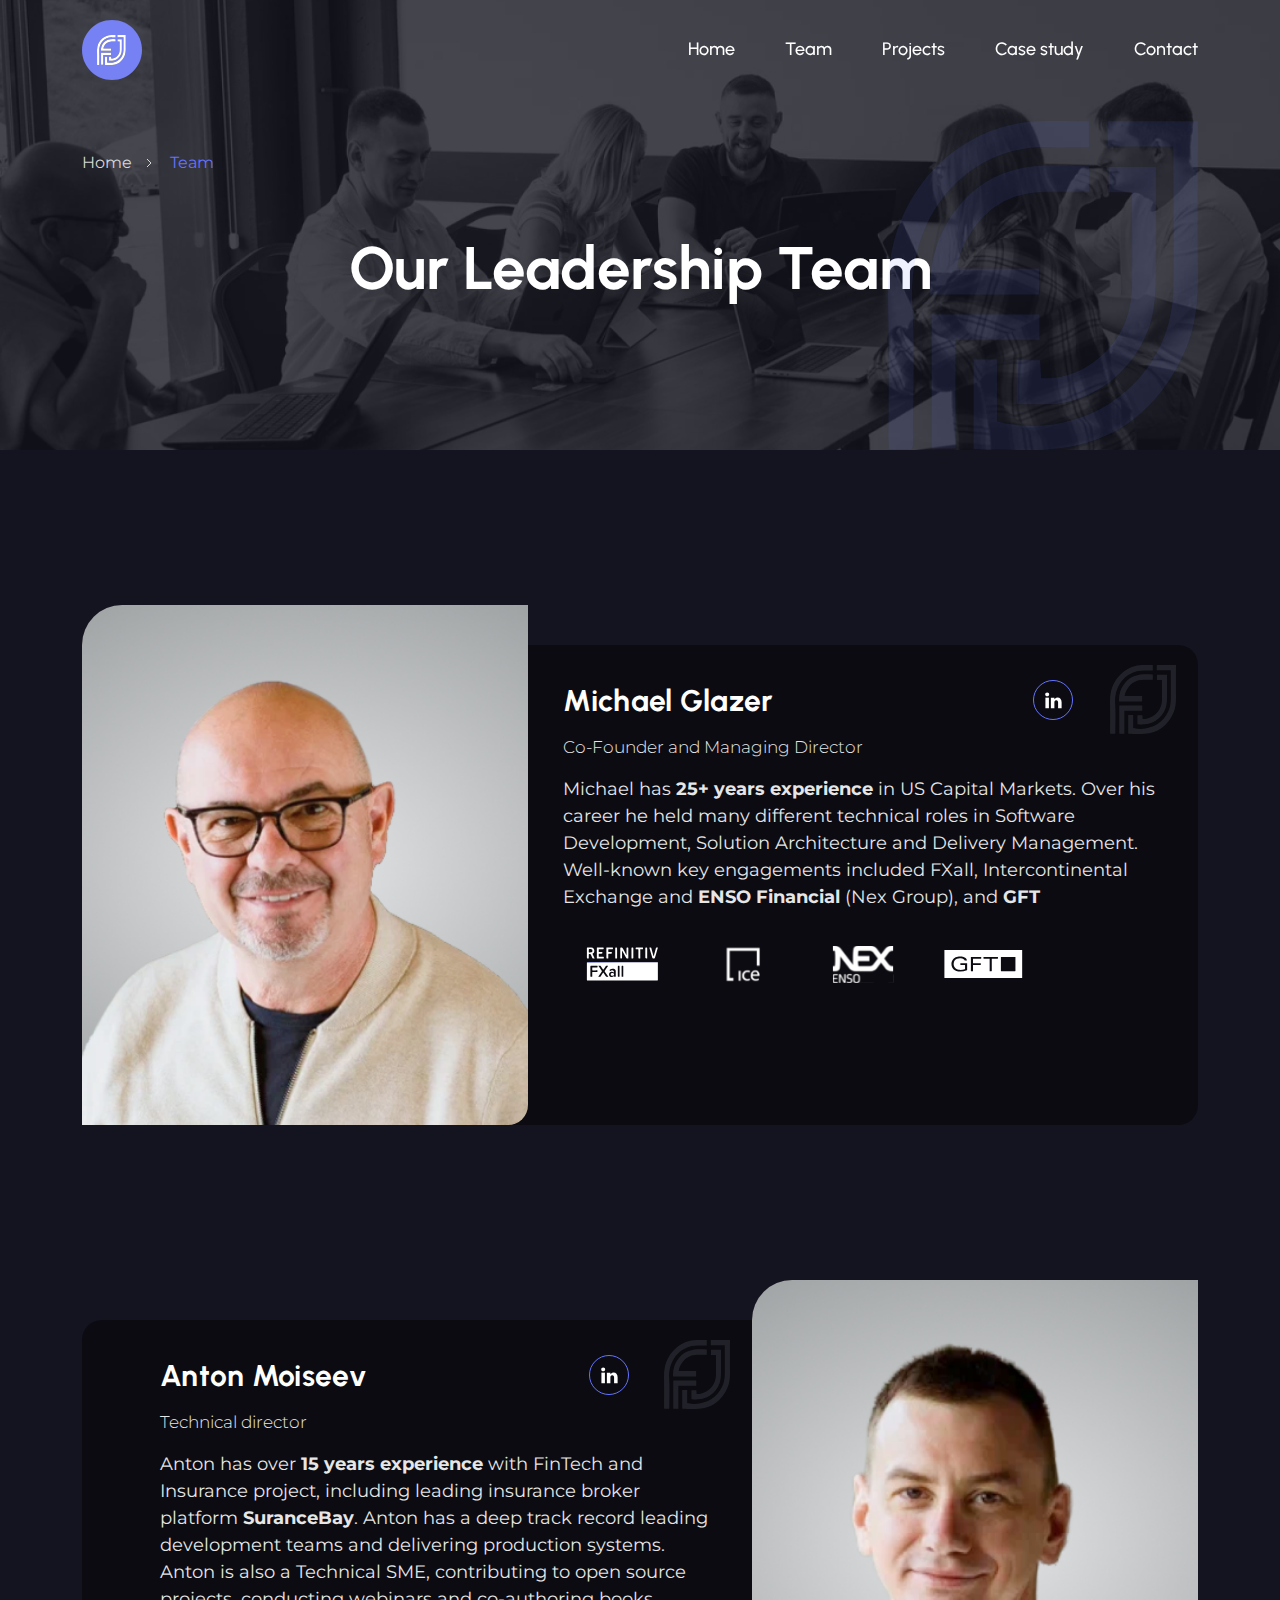
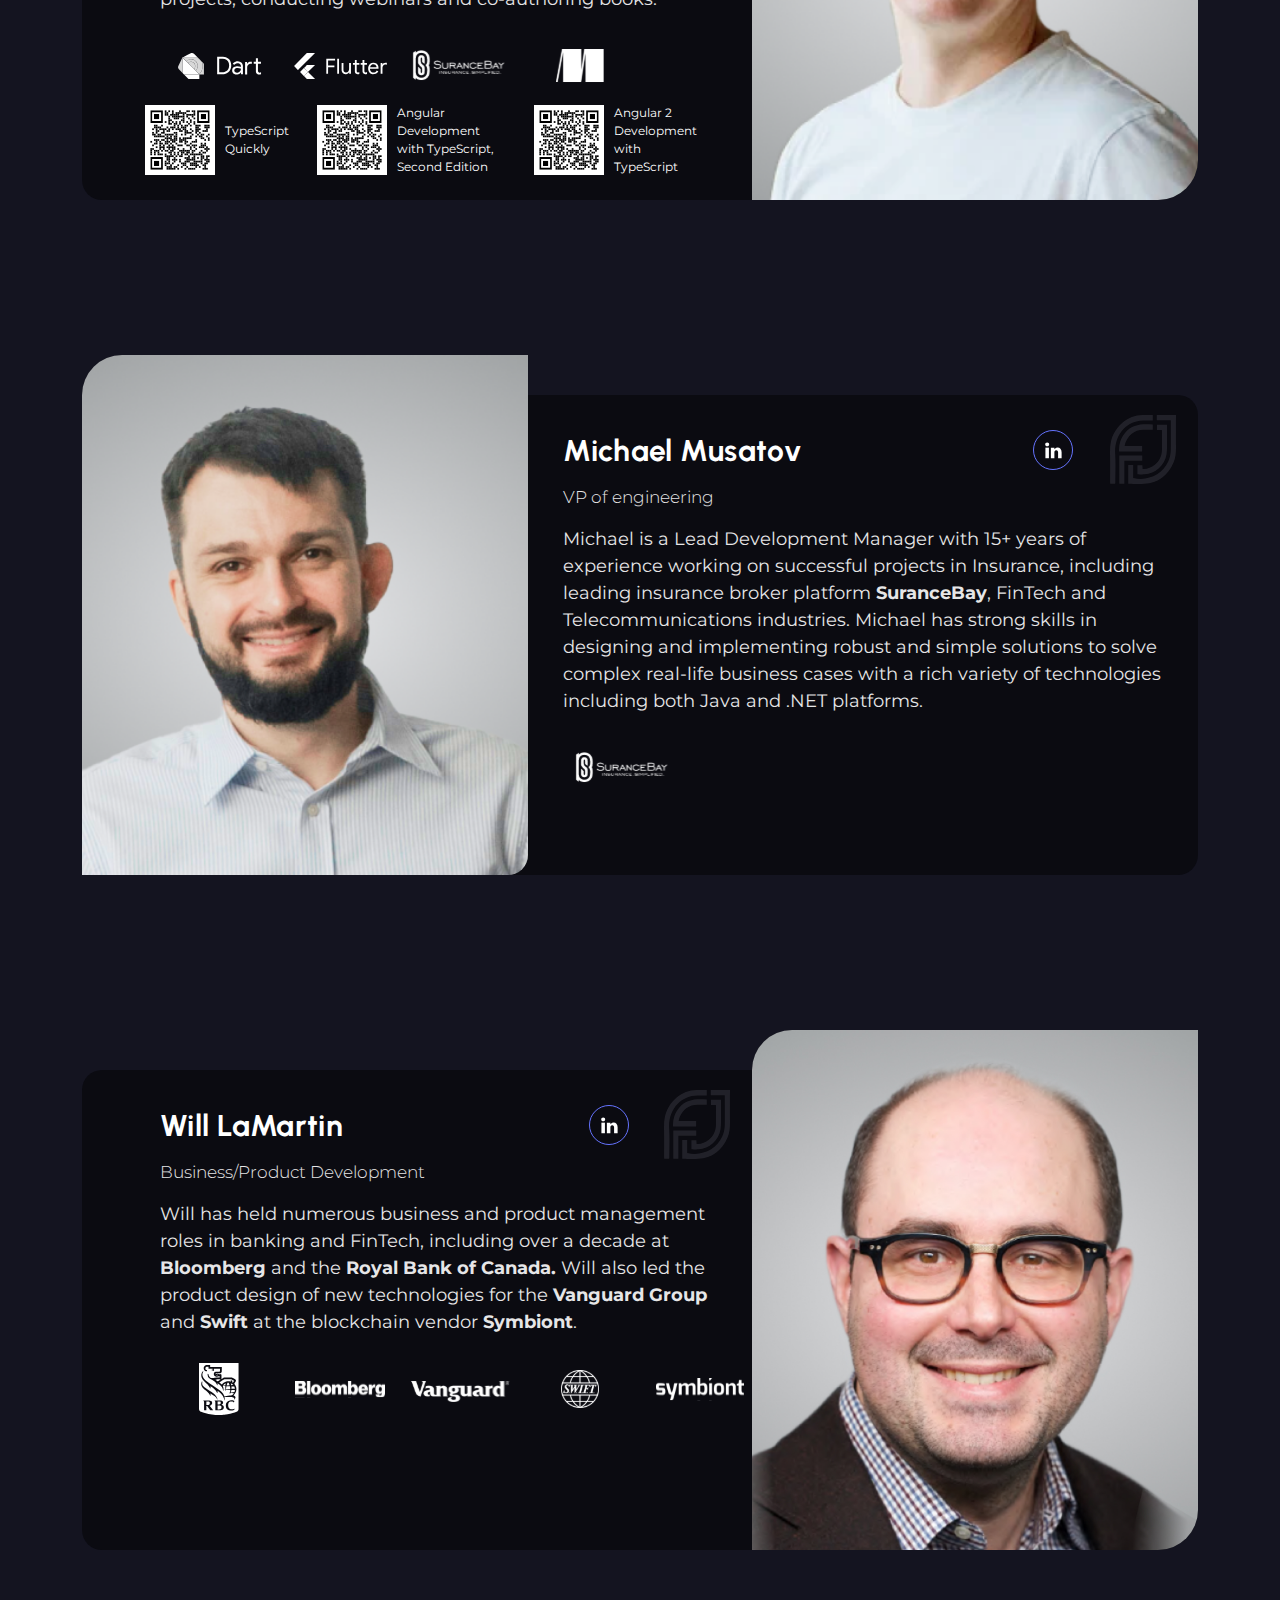
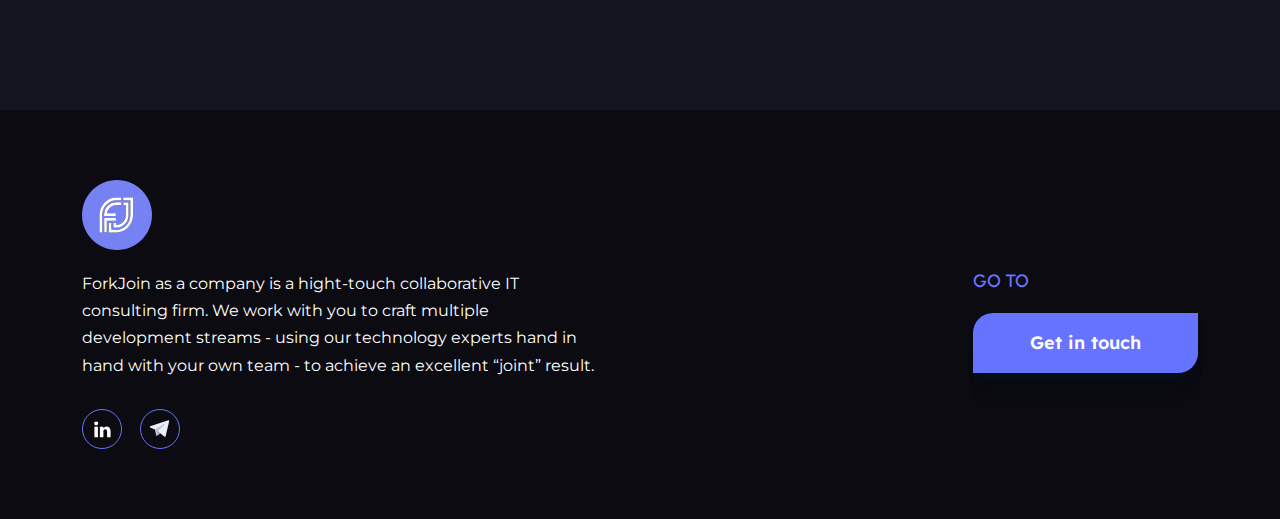
<file: team.html>
<!DOCTYPE html>
<html lang="en">

<head>
    <meta charset="UTF-8">
    <meta http-equiv="X-UA-Compatible" content="IE=edge">
    <meta name="viewport" content="width=device-width, initial-scale=1.0">
    <title>Lead. team</title>
    <link rel="icon" type="image/x-icon" href="img/favicon.png">
    <link rel="stylesheet" href="css/lib/bootstrap.min.css">
    <link rel="stylesheet" href="css/lib/swiper-bundle.min.css">
    <link rel="stylesheet" href="css/lib/select2.css">
    <link rel="stylesheet" href="css/style.css">
</head>

<body>
    <div class="pagewrapper">
        <header class="header">
            <div class="container">
                <div class="row align-items-center">
                    <div class="col-lg-2 col-6">
                        <div class="header__logo">
                            <a href="index.html">
                                <img src="img/svg/logo.svg" alt="logo">
                            </a>
                        </div>
                    </div>
                    <div class="col-lg-10 col-6">
                        <div class="burger-btn">
                            <img class="open" src="img/svg/burger-btn.svg" alt="burger">
                            <img class="close" src="img/svg/burger-close.svg" alt="burger">
                        </div>
                        <div class="header__nav">
                            <nav class="header__menu">
                                <ul>
                                    <li>
                                        <a href="index.html">
                                            Home
                                        </a>
                                    </li>
                                    <!-- <li class="submenu">
                                        <svg class="arrow" xmlns="http://www.w3.org/2000/svg" width="16" height="16"
                                            viewBox="0 0 16 16" fill="none">
                                            <path d="M12 6L8 10L4 6" stroke="white" stroke-width="1.5"
                                                stroke-linecap="round" stroke-linejoin="round" />
                                        </svg>
                                        <a href="#">
                                            Services
                                        </a>
                                        <ul>
                                            <li>
                                                <a href="service.html">
                                                    Web Development
                                                </a>
                                            </li>
                                            <li>
                                                <a href="service.html">
                                                    Backend Development
                                                </a>
                                            </li>
                                            <li>
                                                <a href="service.html">
                                                    DevOps/Cloud Deployments
                                                </a>
                                            </li>
                                            <li>
                                                <a href="service.html">
                                                    Additional Competencies
                                                </a>
                                            </li>
                                        </ul>
                                    </li> -->
                                    <li>
                                        <a href="team.html">
                                            Team
                                        </a>
                                    </li>
                                    <li>
                                        <a href="our-project.html">
                                            Projects
                                        </a>
                                    </li>
                                    <li>
                                        <a href="case-study.html">
                                            Case study
                                        </a>
                                    </li>
                                    <li>
                                        <a href="contact.html">
                                            Contact
                                        </a>
                                    </li>
                                </ul>
                            </nav>
                            <!-- <div class="header__contacts">
                                <ul>
                                    <li>
                                        <a href="tel:+1 (347) 420-1474">
                                            New York: +1 (347) 420-1474
                                        </a>
                                    </li>
                                    <li>
                                        <a href="tel:+43 676 3308473">
                                            Austria: +43 676 3308473
                                        </a>
                                    </li>
                                </ul>
                            </div> -->
                        </div>
                    </div>
                </div>
            </div>
        </header>

        <main class="main">
            <div class="projectswelcomesect">
                <img class="projectswelcomesect__bg" src="img/ourteam_bg.jpg" alt="img">
                <div class="container">
                    <div class="breadcrumbs">
                        <ul>
                            <li><a href="index.html">Home</a></li>
                            <li>Team</li>
                        </ul>
                    </div>
                    <div class="projectswelcomesect__textbox text-center">
                        <h1>Our Leadership Team</h1>
                    </div>
                </div>
                <img class="projectswelcomesect__logo" src="img/projects/logobig.svg" alt="logo">
            </div>

            <section class="team">
                <div class="container">

                    <div class="team__list">
                        <div class="team__row">
                            <div class="team__row-image">
                                <img src="img/team_member_1.png" alt="img">
                            </div>
                            <div class="team__row-content">
                                <img src="img/svg/team_vector.svg" alt="frame" class="team__content-frame">
                                <div class="team__row-head">
                                    <h3>
                                        Michael Glazer
                                    </h3>
                                    <div class="team__row-social">
                                        <a target="_blank" href="https://www.linkedin.com/in/mglazer/?original_referer=https%3A%2F%2Fforkjoin.io%2F">
                                            <img src="img/svg/footer_social_linkedin.svg" alt="">
                                        </a>
                                    </div>
                                </div>
                                <span>
                                    Co-Founder and Managing Director
                                </span>
                                <p>
                                    Michael has <b>25+ years experience</b> in US Capital Markets. Over his career he
                                    held many different technical roles in Software Development, Solution Architecture
                                    and Delivery Management. Well-known key engagements included FXall, Intercontinental
                                    Exchange and <b>ENSO Financial</b> (Nex Group), and <b>GFT</b>
                                </p>
                                <div class="team__content-icons">
                                    <img src="img/svg/team__content_icon1.svg" alt="icon">
                                    <img src="img/svg/team__content_icon2.svg" alt="icon">
                                    <img src="img/svg/team__content_icon3.svg" alt="icon">
                                    <img src="img/svg/team__content_icon4.svg" alt="icon">
                                </div>
                            </div>
                        </div>
                        <div class="team__row">
                            <div class="team__row-image">
                                <img src="img/team_member_2.png" alt="img">
                            </div>
                            <div class="team__row-content">
                                <img src="img/svg/team_vector.svg" alt="frame" class="team__content-frame">
                                <div class="team__row-head">
                                    <h3>
                                        Anton Moiseev
                                    </h3>
                                    <div class="team__row-social">
                                        <a target="_blank" href="https://www.linkedin.com/in/moiseevanton/">
                                            <img src="img/svg/footer_social_linkedin.svg" alt="">
                                        </a>
                                    </div>
                                </div>
                                <span>
                                    Technical director
                                </span>
                                <p>
                                    Anton has over <b>15 years experience</b> with FinTech and Insurance project,
                                    including leading insurance broker platform <b>SuranceBay</b>. Anton has a deep
                                    track record leading development teams and delivering production systems. Anton is
                                    also a Technical SME, contributing to open source projects, conducting webinars and
                                    co-authoring books.
                                </p>
                                <div class="team__content-icons">
                                    <img src="img/svg/team__content_icon5.svg" alt="icon">
                                    <img src="img/svg/team__content_icon6.svg" alt="icon">
                                    <img src="img/svg/team__content_icon7.svg" alt="icon">
                                    <img src="img/svg/team__content_icon8.svg" alt="icon">
                                </div>
                                <div class="team__row-qr">
                                    <a href="https://www.manning.com/books/typescript-quickly">
                                        <img src="img/svg/qr TypeScript Quickly.svg" alt="qr">
                                        <p>
                                            TypeScript Quickly
                                        </p>
                                    </a>
                                    <a href="https://www.manning.com/books/angular-development-with-typescript-second-edition">
                                        <img src="img/svg/qr Angular Development with TypeScript, Second Edition.svg" alt="qr">
                                        <p>
                                            Angular Development with TypeScript, Second Edition
                                        </p>
                                    </a>
                                    <a href="https://www.manning.com/books/angular-2-development-with-typescript">
                                        <img src="img/svg/qr Angular 2 Development with TypeScript.svg" alt="qr">
                                        <p>
                                            Angular 2 Development with TypeScript
                                        </p>
                                    </a>
                                </div>
                            </div>
                        </div>
                        <div class="team__row">
                            <div class="team__row-image">
                                <img src="img/team_member_3.png" alt="img">
                            </div>
                            <div class="team__row-content">
                                <img src="img/svg/team_vector.svg" alt="frame" class="team__content-frame">
                                <div class="team__row-head">
                                    <h3>
                                        Michael Musatov
                                    </h3>
                                    <div class="team__row-social">
                                        <a target="_blank" href="https://www.linkedin.com/in/mmusatov/?originalSubdomain=ge">
                                            <img src="img/svg/footer_social_linkedin.svg" alt="">
                                        </a>
                                    </div>
                                </div>
                                <span>
                                    VP of engineering
                                </span>
                                <p>
                                    Michael is a Lead Development Manager with 15+ years of experience working on
                                    successful projects in Insurance, including leading insurance broker platform
                                    <b>SuranceBay</b>, FinTech and Telecommunications industries. Michael has strong
                                    skills in designing and implementing robust and simple solutions to solve complex
                                    real-life business cases with a rich variety of technologies including both Java and
                                    .NET platforms.
                                </p>
                                <div class="team__content-icons">
                                    <img src="img/svg/team__content_icon7.svg" alt="icon">
                                </div>
                            </div>
                        </div>
                        <div class="team__row">
                            <div class="team__row-image">
                                <img src="img/Wiill Lamartin.jpg" alt="img">
                            </div>
                            <div class="team__row-content">
                                <img src="img/svg/team_vector.svg" alt="frame" class="team__content-frame">
                                <div class="team__row-head">
                                    <h3>
                                        Will LaMartin
                                    </h3>
                                    <div class="team__row-social">
                                        <a target="_blank" href="#">
                                            <img src="img/svg/footer_social_linkedin.svg" alt="">
                                        </a>
                                    </div>
                                </div>
                                <span>
                                    Business/Product Development
                                </span>
                                <p>
                                    Will has held numerous business and product management roles in banking and FinTech,
                                    including over a decade at <b>Bloomberg</b> and the <b>Royal Bank of Canada.</b>
                                    Will also led the product design of new technologies for the <b>Vanguard Group</b>
                                    and <b>Swift</b> at the blockchain vendor <b>Symbiont</b>.
                                </p>
                                <div class="team__content-icons">
                                    <img src="img/svg/team__content_icon9.svg" alt="icon">
                                    <img src="img/svg/team__content_icon10.svg" alt="icon">
                                    <img src="img/svg/team__content_icon11.svg" alt="icon">
                                    <img src="img/svg/team__content_icon12.svg" alt="icon">
                                    <img src="img/svg/team__content_icon13.svg" alt="icon">
                                </div>
                            </div>
                        </div>
                    </div>
                </div>
            </section>

        </main>

        <footer class="footer">
            <div class="container">
                <div class="row">
                    <div class="col-lg-6">
                        <div class="footer__left">
                            <div class="footer__logo">
                                <a href="#">
                                    <img src="img/svg/logo.svg" alt="logo">
                                </a>
                            </div>
                            <div class="footer__descr">
                                <p>
                                    ForkJoin as a company is a hight-touch collaborative IT consulting firm. We work
                                    with you to craft multiple development streams - using our technology experts hand
                                    in hand with your own team - to achieve an excellent “joint” result.
                                </p>
                            </div>
                            <div class="footer__social">
                                <ul>
                                    <li>
                                        <a target="_blank" href="https://www.linkedin.com/company/forkjoin/">
                                            <img src="img/svg/footer_social_linkedin.svg" alt="icon">
                                        </a>
                                    </li>
                                    <li>
                                        <a target="_blank" href="https://t.me/miglazer">
                                            <img src="img/svg/footer_social_telegram.svg" alt="icon">
                                        </a>
                                    </li>
                                </ul>
                            </div>
                        </div>
                    </div>
                    <div class="col-lg-6">
                        <div class="footer__right">
                            <!-- <div class="footer__right-col">
                                <h3>
                                    Quickly to
                                </h3>
                                <ul class="footer__menu">
                                    <li>
                                        <a href="team.html">
                                            Team
                                        </a>
                                    </li>
                                    <li>
                                        <a href="our-project.html">
                                            Project page
                                        </a>
                                    </li>
                                </ul>
                            </div> -->
                            <div class="footer__right-col">
                                <h3>
                                    Go to
                                </h3>
                                <div class="footer__buttons">
                                    <a href="contact.html" class="bluebtn">
                                        Get in touch
                                    </a>
                                </div>
                            </div>
                        </div>
                    </div>
                </div>
            </div>
        </footer>
    </div>


    <script src="js/lib/jquery.js"></script>
    <script src="js/lib/swiper-bundle.min.js"></script> 
    <script src="js/lib/bootstrap.min.js"></script>
    <script src="js/lib/select2.js"></script>
    <script src="js/main.js"></script>


</body>

</html>
</file>
<file: css/style.css>
@import url("https://fonts.googleapis.com/css2?family=Lexend:wght@500;600&family=Montserrat:wght@300;400;500;600&family=Urbanist:wght@400;500;600;700;800;900&display=swap");html{-webkit-box-sizing:border-box;box-sizing:border-box}*,:after,:before{-webkit-box-sizing:inherit;box-sizing:inherit}body,html{height:100%}a{text-decoration:none;color:inherit}a:hover{color:inherit}button:focus,input:focus{outline:transparent}li{margin:0;padding:0;list-style:none}h1,h2,h3,h4,h5,h6,li,ol,p,ul{margin:0;padding:0}body{position:relative;font-size:16px;line-height:150%;font-weight:400;cursor:default;font-family:"Montserrat",sans-serif;background:#0B0B11}ul li{color:#E6E6E7;display:block;position:relative;padding-left:22px}ul li+li{margin-top:10px}ul li:before{content:"";position:absolute;top:5px;left:0;background-image:url(../img/svg/list_dote.svg);width:12px;height:12px;background-size:cover}.main{-webkit-box-flex:1;-ms-flex:1 1 auto;flex:1 1 auto}.pagewrapper{min-height:100%;display:-webkit-box;display:-ms-flexbox;display:flex;-webkit-box-orient:vertical;-webkit-box-direction:normal;-ms-flex-direction:column;flex-direction:column;position:relative;overflow:hidden}.secttitle{font-family:Urbanist;font-size:58px;font-style:normal;font-weight:700;line-height:130%}.bluebtn{display:-webkit-inline-box;display:-ms-inline-flexbox;display:inline-flex;-webkit-box-align:center;-ms-flex-align:center;align-items:center;-webkit-box-pack:center;-ms-flex-pack:center;justify-content:center;border-radius:20px 0px;background:#6573FF;padding:18px 40px;color:#FFF;font-family:Lexend;font-size:18px;font-style:normal;font-weight:600;line-height:130%;-webkit-box-shadow:0px 0px 0px 0px rgba(24,66,99,0.06),0px 2px 4px 0px rgba(24,66,99,0.06),0px 8px 8px 0px rgba(24,66,99,0.05),0px 17px 10px 0px rgba(24,66,99,0.03),0px 30px 12px 0px rgba(24,66,99,0.01),0px 47px 13px 0px rgba(24,66,99,0);box-shadow:0px 0px 0px 0px rgba(24,66,99,0.06),0px 2px 4px 0px rgba(24,66,99,0.06),0px 8px 8px 0px rgba(24,66,99,0.05),0px 17px 10px 0px rgba(24,66,99,0.03),0px 30px 12px 0px rgba(24,66,99,0.01),0px 47px 13px 0px rgba(24,66,99,0);-webkit-transition:0.3s;transition:0.3s;white-space:nowrap}.bluebtn img{-webkit-transition:0.3s;transition:0.3s;width:20px;height:20px;background-size:cover;margin-left:15px}.bluebtn:hover{color:#FFF;-webkit-filter:brightness(120%);filter:brightness(120%);border-radius:0px 20px}.bluebtn:hover img{-webkit-transform:translateX(10px);transform:translateX(10px)}@media (min-width:1600px){.container{max-width:1460px}}@media (max-width:1399.8px){.secttitle{font-size:46px}}@media (max-width:991.8px){.secttitle{font-size:36px}}@media (max-width:767.8px){.secttitle{font-size:30px}.bluebtn{width:100%}}@media (max-width:575.8px){body{font-size:14px}}.welcomesect{width:100%;position:relative;display:-webkit-box;display:-ms-flexbox;display:flex;-webkit-box-align:center;-ms-flex-align:center;align-items:center;padding:150px 0 100px}.welcomesect__bg{position:absolute;width:100%;height:100%;-o-object-fit:cover;object-fit:cover;top:0;left:0;z-index:-1}.welcomesect__info h1{color:#FFF;font-family:Urbanist;font-size:80px;font-style:normal;font-weight:900;line-height:130%;max-width:760px;margin-bottom:35px}.welcomesect__info h1 span{color:#7681F3}.welcomesect__info p{color:#FFF;max-width:460px;margin-bottom:40px}.philosophy{padding:110px 0}.philosophy__left{max-width:640px}.philosophy__left-content h2{color:#FFF;margin-bottom:65px}.philosophy__left-content p{color:#E6E6E7;margin-bottom:40px}.philosophy__left-content img{width:100%;background-size:cover;border-radius:40px 0px}.philosophy__right>h2{color:#FFF;margin-bottom:65px}.philosophy__right>h2 span{color:#7681F3}.philosophy__right-row{display:-webkit-box;display:-ms-flexbox;display:flex}.philosophy__right-item{margin-bottom:25px;width:33.33%}.philosophy__right-item img{margin-bottom:20px;width:68px;height:68px;background-size:cover}.philosophy__right-item p{padding-right:20px;color:#E6E6E7}.philosophy__right-content p{color:#E6E6E7}.philosophy__right-content p+p{margin-top:10px}.philosophy__right-content ul{margin-top:20px}.philosophy__right-content ul li:before{top:50%;-webkit-transform:translateY(-50%);transform:translateY(-50%)}.experience{padding:110px 0 0;background:#FFF;position:relative}.experience:after{content:"";position:absolute;bottom:0;left:0;background:#141420;display:block;width:100%;height:30%}.experience__title{text-align:center;color:#0B0B11;margin-bottom:65px}.experience__item{position:relative;z-index:2;width:100%;padding:60px 40px;height:443px;border-radius:20px;background:#0B0B11;-webkit-box-shadow:0px 0px 22px -3px rgba(11,11,17,0.15);box-shadow:0px 0px 22px -3px rgba(11,11,17,0.15);display:-webkit-box;display:-ms-flexbox;display:flex;-webkit-box-orient:vertical;-webkit-box-direction:normal;-ms-flex-direction:column;flex-direction:column;-webkit-box-pack:center;-ms-flex-pack:center;justify-content:center}.experience__item h3{color:#FFF;font-family:Urbanist;font-size:30px;font-style:normal;font-weight:700;line-height:130%;letter-spacing:0.3px;padding-bottom:18px;border-bottom:1px solid rgba(255,255,255,0.13);margin-bottom:30px}.approach{padding:110px 0;background:#141420}.approach__title{text-align:center;color:#FFF;margin-bottom:62px}.approach__slider{max-width:100%;padding:100px 120px 0}.approach__slider .swiper-button-next,.approach__slider .swiper-button-prev{width:40px;height:40px;top:60%;background-size:cover;background-repeat:no-repeat}.approach__slider .swiper-button-next:after,.approach__slider .swiper-button-prev:after{display:none}.approach__slider .swiper-button-prev{background-image:url(../img/svg/left-arrow.svg);background-size:cover}.approach__slider .swiper-button-next{background-image:url(../img/svg/right-arrow.svg)}.approach__slider .swiper-pagination{top:0!important;height:40px}.approach__slider .swiper-pagination-bullet{color:#FFF;text-align:center;font-family:Urbanist;font-size:20px;font-style:normal;font-weight:600;line-height:130%;opacity:1;height:100%;background:transparent;width:220px;padding-bottom:15px;-webkit-transition:0.3s;transition:0.3s;border-radius:0;position:relative}.approach__slider .swiper-pagination-bullet:after{content:"";position:absolute;width:0%;height:2px;background:#fff;left:50%;bottom:0;-webkit-transition:0.3s;transition:0.3s}.approach__slider .swiper-pagination-bullet.swiper-pagination-bullet-active:after{left:0;width:100%}.approach__slider-item{width:100%;display:-webkit-box;display:-ms-flexbox;display:flex;-webkit-box-align:center;-ms-flex-align:center;align-items:center;-webkit-box-pack:justify;-ms-flex-pack:justify;justify-content:space-between}.approach__slider-item>img{width:40%}.approach__slide-content{width:50%}.approach__slide-content h3{color:#FFF;font-family:Urbanist;font-size:30px;font-style:normal;font-weight:600;line-height:130%;letter-spacing:0.3px;margin-bottom:12px}.approach__slide-content span{display:block;color:#B5B5B7;font-family:Urbanist;font-size:20px;font-style:normal;font-weight:200;line-height:130%;margin-bottom:25px}.approach__slide-content ul{margin-bottom:40px}.approach__slide-content li+li{margin-top:10px}.technologies{padding:110px 0 100px;background-color:#fff}.technologies__top{display:-webkit-box;display:-ms-flexbox;display:flex;-webkit-box-align:center;-ms-flex-align:center;align-items:center;-webkit-box-pack:justify;-ms-flex-pack:justify;justify-content:space-between;margin-bottom:70px}.technologies__top h2{color:#0B0B11;max-width:600px}.technologies__content .row+.row{margin-top:40px}.technologies__content-bigitem{background-color:#141420;padding:30px;width:100%;height:255px;border-radius:20px}.technologies__content-bigitem img{width:65px;height:65px;background-size:cover;margin-bottom:25px}.technologies__content-bigitem p{color:#E6E6E7;font-family:Urbanist;font-size:19px;font-style:normal;font-weight:500;line-height:140%;letter-spacing:0.19px}.technologies__content-smallitem{padding:20px;display:-webkit-box;display:-ms-flexbox;display:flex;-webkit-box-align:center;-ms-flex-align:center;align-items:center;-webkit-box-pack:center;-ms-flex-pack:center;justify-content:center;height:120px;width:100%;border-radius:20px;border:1px solid rgba(0,0,0,0.1);background:#FFF}.technologies__content-smallitem img{width:45px;height:45px;background-size:cover;margin-right:15px}.technologies__content-smallitem p{color:#6573FF;font-family:Urbanist;font-size:19px;font-style:normal;font-weight:500;line-height:130%;letter-spacing:0.19px;max-width:160px}.qr{padding:93px 0;background-color:#0B0B11;position:relative}.qr__frame{position:absolute;width:47%;top:50%;right:0;-webkit-transform:translateY(-50%);transform:translateY(-50%);height:182px;border-radius:20px 0px 20px 0px;background:#6573FF;display:-webkit-box;display:-ms-flexbox;display:flex}.qr__frame .qr-icon{height:100%;width:auto;-o-object-fit:cover;object-fit:cover}.qr__frame .books{position:absolute;right:8%;top:50%;-webkit-transform:translateY(-50%);transform:translateY(-50%)}.qr__inner h3{color:#FFF;font-family:Urbanist;font-size:32px;font-style:normal;font-weight:700;line-height:150%;width:660px}.services__top{background-color:#fff;padding-top:110px;position:relative}.services__top:after{content:"";position:absolute;width:100%;bottom:0;left:0;height:33%;background:#141420}.services__title{text-align:center;margin-bottom:80px}.services__top-item{height:520px;width:100%;border-radius:20px;position:relative;z-index:2;background:#0B0B11;-webkit-box-shadow:0px 0px 22px -3px rgba(11,11,17,0.15);box-shadow:0px 0px 22px -3px rgba(11,11,17,0.15);padding:39px 30px 30px;position:relative}.services__top-item>img{width:65px;height:54px;background-size:cover;margin-bottom:30px}.services__top-item p{color:#FFF;font-family:Urbanist;font-size:21px;font-style:normal;font-weight:700;line-height:130%;letter-spacing:0.21px;margin-bottom:30px;padding-bottom:18px;border-bottom:1px solid rgba(255,255,255,0.13)}.services__bottom{background:#141420;padding:60px 0 100px}.services__bottom-item{width:100%;height:90px;border-radius:10px;background:rgba(255,255,255,0.1);-webkit-backdrop-filter:blur(9.3333330154px);backdrop-filter:blur(9.3333330154px);display:-webkit-box;display:-ms-flexbox;display:flex;-webkit-box-align:center;-ms-flex-align:center;align-items:center;-webkit-box-pack:center;-ms-flex-pack:center;justify-content:center;margin-bottom:25px;position:relative}.services__bottom-item img{position:absolute;top:50%;left:50%;-webkit-transform:translate(-50%,-50%);transform:translate(-50%,-50%);-webkit-transition:0.2s;transition:0.2s}.services__bottom-item .static{opacity:1}.services__bottom-item .hover{opacity:0}.services__bottom-item:hover .static{opacity:0}.services__bottom-item:hover .hover{opacity:1}.quality{padding:110px 0;background-color:#fff}.quality h2{text-align:center;margin-bottom:80px;color:#0B0B11}.quality__inner{text-align:center;margin-bottom:8px;color:#0B0B11}.quality__inner img{max-width:1160px;width:100%;background-size:cover;margin:0 auto}.team{padding:100px 0 160px;background:#141420}.team__head{display:-webkit-box;display:-ms-flexbox;display:flex;-webkit-box-align:center;-ms-flex-align:center;align-items:center;-webkit-box-pack:center;-ms-flex-pack:center;justify-content:center;margin-bottom:100px}.team__head h2{color:#FFF}.team__row{display:-webkit-box;display:-ms-flexbox;display:flex;-webkit-box-align:end;-ms-flex-align:end;align-items:flex-end;width:100%;height:575px}.team__row+.team__row{margin-top:100px}.team__row:nth-child(2n){-webkit-box-orient:horizontal;-webkit-box-direction:reverse;-ms-flex-direction:row-reverse;flex-direction:row-reverse}.team__row:nth-child(2n) .team__row-content{padding-left:78px;padding-right:40px;border-radius:20px 0 0 20px}.team__row:nth-child(2n) .team__row-image{border-radius:40px 0 40px 0}.team__row-head{display:-webkit-box;display:-ms-flexbox;display:flex;-webkit-box-align:center;-ms-flex-align:center;align-items:center;-webkit-box-pack:justify;-ms-flex-pack:justify;justify-content:space-between;width:85%;margin-bottom:15px}.team__row-head .team__row-social{display:-webkit-box;display:-ms-flexbox;display:flex;-webkit-box-align:center;-ms-flex-align:center;align-items:center}.team__row-head a{border:1px solid #6573FF;display:-webkit-box;display:-ms-flexbox;display:flex;-webkit-box-align:center;-ms-flex-align:center;align-items:center;-webkit-box-pack:center;-ms-flex-pack:center;justify-content:center;width:40px;height:40px;border-radius:50%;-webkit-transition:0.3s;transition:0.3s}.team__row-head a+a{margin-left:19px}.team__row-image{overflow:hidden;width:40%;height:575px;background-color:#0B0B11;border-radius:40px 0 0 0;position:relative}.team__row-image img{width:100%;height:100%;border-radius:20px 0 20px 0;-o-object-fit:cover;object-fit:cover}.team__row-content{height:505px;width:60%;background-color:#0B0B11;border-radius:0 20px 20px 0;position:relative;padding:35px}.team__row-content h3{color:#FFF;font-family:Urbanist;font-size:30px;font-style:normal;font-weight:700;line-height:130%;letter-spacing:0.3px}.team__row-content span{color:#E6E6E7;font-family:Montserrat;font-size:17px;font-style:normal;font-weight:300;line-height:150%;margin-bottom:15px;display:block}.team__row-content p{color:#E6E6E7;font-family:Montserrat;font-size:18px;font-style:normal;line-height:150%;margin-bottom:25px}.team__row-content .team__row-qr{width:100%;margin-left:-30px;display:-webkit-box;display:-ms-flexbox;display:flex;-webkit-box-align:center;-ms-flex-align:center;align-items:center;-webkit-box-pack:justify;-ms-flex-pack:justify;justify-content:space-between;margin-top:25px}.team__row-content .team__row-qr a{display:-webkit-box;display:-ms-flexbox;display:flex;-webkit-box-align:center;-ms-flex-align:center;align-items:center}.team__row-content .team__row-qr a+a{margin-left:5%}.team__row-content .team__row-qr a:hover p{color:#6573FF}.team__row-content .team__row-qr p{color:#FFF;font-size:15px;font-style:normal;font-weight:400;line-height:150%;margin-bottom:0;-webkit-transition:0.3s;transition:0.3s}.team__row-content .team__row-qr img{height:80px;width:80px;-o-object-fit:cover;object-fit:cover;margin-right:10px}.team__content-icons{display:-webkit-box;display:-ms-flexbox;display:flex;-webkit-box-align:center;-ms-flex-align:center;align-items:center;height:56px}.team__content-frame{position:absolute;top:20px;right:22px;width:66px;background-size:cover}.references{background-color:#fff;padding:115px 0;position:relative}.reference__frame{position:absolute;width:332px;background-size:cover;bottom:67px;right:0}.references__title{margin-bottom:30px;color:#0B0B11}.references__content p{color:#2F2F34;margin-bottom:40px;max-width:400px}.references__item{padding:30px;width:100%;height:350px;margin-bottom:20px;position:relative;border-radius:20px;border:1px solid rgba(0,0,0,0.1);background:#FFF;-webkit-box-shadow:0px 4px 19px 0px rgba(0,0,0,0.12);box-shadow:0px 4px 19px 0px rgba(0,0,0,0.12)}.references__item p{background-size:cover;color:#2F2F34;font-size:17px;font-family:Urbanist;line-height:150%;letter-spacing:0.17px}.references__item a{color:#6573FF;-webkit-transition:0.3s;transition:0.3s}.references__item a:hover{opacity:0.6}.references__content-frame{position:absolute;right:25px;bottom:25px;width:50px;background-size:cover}.references__item-head{display:-webkit-box;display:-ms-flexbox;display:flex;-webkit-box-align:center;-ms-flex-align:center;align-items:center;padding-bottom:17px;border-bottom:1px solid #E6E6E6}.references__item-head img{margin-right:21px;width:71px}.references__item-content{padding-top:15px;margin-bottom:20px}.info{padding:160px 0;background:#141420}.info__row{display:-webkit-box;display:-ms-flexbox;display:flex;-webkit-box-pack:justify;-ms-flex-pack:justify;justify-content:space-between;-webkit-box-align:center;-ms-flex-align:center;align-items:center}.info__row+.info__row{margin-top:170px}.info__row:nth-child(2n){-webkit-box-orient:horizontal;-webkit-box-direction:reverse;-ms-flex-direction:row-reverse;flex-direction:row-reverse}.info__row-image{width:47%;border-radius:40px 0;overflow:hidden}.info__row-image img{width:100%;background-size:cover}.info__row-content{width:48%;padding-right:40px}.info__row-content h3{color:#FFF;font-size:58px;font-style:normal;font-weight:700;line-height:130%;margin-bottom:45px}.info__row-content p{margin-bottom:28px;color:#E6E6E7}.info__row-content img{margin-right:10px}.timeline{background:#141420;padding-bottom:125px}.timeline__title{color:#fff;margin-bottom:100px;text-align:center}.timeline__inner{margin:0 auto;max-width:900px;width:100%;position:relative}.timeline__line{position:absolute;top:-20px;left:50%;-webkit-transform:translateX(-50%);transform:translateX(-50%);background-color:#747496;width:2px;height:88%}.timeline__line:after{position:absolute;content:"";bottom:0;left:50%;-webkit-transform:translateX(-50%);transform:translateX(-50%);width:20px;height:20px;background-color:#747496;border-radius:50%}.timeline__row{width:100%;display:-webkit-box;display:-ms-flexbox;display:flex;-webkit-box-align:center;-ms-flex-align:center;align-items:center;-webkit-box-pack:center;-ms-flex-pack:center;justify-content:center;margin-bottom:158px}.timeline__row:last-child{margin-bottom:130px}.timeline__row:nth-of-type(2n){-webkit-box-orient:horizontal;-webkit-box-direction:reverse;-ms-flex-direction:row-reverse;flex-direction:row-reverse}.timeline__row h4{color:#FFF;font-family:Urbanist;font-size:22px;font-style:normal;font-weight:700;line-height:130%;letter-spacing:0.22px;margin-bottom:10px}.timeline__row span{color:#E6E6E7;font-family:Montserrat;font-size:17px;font-style:normal;font-weight:300;line-height:150%}.timeline__row p{color:#E6E6E7;font-weight:500;line-height:160%}.timeline__row .timeline__row-left{text-align:right;margin-right:105px}.timeline__row:nth-child(2n){-webkit-box-orient:horizontal;-webkit-box-direction:reverse;-ms-flex-direction:row-reverse;flex-direction:row-reverse}.timeline__row:nth-child(2n) .timeline__row-left{margin-right:0px;text-align:left}.timeline__row:nth-child(2n) .timeline__row-right{margin-right:105px;text-align:right;-webkit-box-orient:horizontal;-webkit-box-direction:reverse;-ms-flex-direction:row-reverse;flex-direction:row-reverse}.timeline__row:nth-child(2n) .timeline__row-right .timeline__row-index{margin:0 0 0 20px}.timeline__row-left,.timeline__row-right{width:50%}.timeline__row-right{display:-webkit-box;display:-ms-flexbox;display:flex;-webkit-box-align:start;-ms-flex-align:start;align-items:flex-start;-webkit-box-pack:start;-ms-flex-pack:start;justify-content:start}.timeline__row-index{display:-webkit-box;display:-ms-flexbox;display:flex;-webkit-box-align:center;-ms-flex-align:center;align-items:center;-webkit-box-pack:center;-ms-flex-pack:center;justify-content:center;border-radius:50%;color:#FFF;font-family:Urbanist;font-size:25.926px;font-style:normal;font-weight:600;line-height:130%;letter-spacing:0.259px;min-width:40px;max-width:40px;height:40px;background-color:#6573FF;margin-right:20px}.timeline__row-bottom{text-align:center;max-width:620px;margin:0 auto}.timeline__row-bottom img{width:45px;background-size:cover;margin-bottom:20px}.timeline__row-bottom p{color:#FFF;font-size:20px;font-style:normal;font-weight:700;line-height:170%}.processes{padding:90px 0 0px}.processes__title{max-width:730px;text-align:left;margin-bottom:55px;color:#fff}.processes__top{display:-webkit-box;display:-ms-flexbox;display:flex;-ms-flex-wrap:wrap;flex-wrap:wrap;margin-bottom:35px}.processes__top-item{height:79px;width:188px;margin-bottom:20px;border-radius:8px;background:#141420;-webkit-backdrop-filter:blur(8.134979248px);backdrop-filter:blur(8.134979248px);margin-right:30px;display:-webkit-box;display:-ms-flexbox;display:flex;-webkit-box-align:center;-ms-flex-align:center;align-items:center;-webkit-box-pack:center;-ms-flex-pack:center;justify-content:center}.processes__bottom{position:relative}.processes__bottom:after{left:0;bottom:0;content:"";position:absolute;width:100%;height:50%;background-color:#fff}.processes__bottom-item{position:relative;z-index:2;width:100%;height:367px;border-radius:20px;border:1px solid rgba(0,0,0,0.1);background:#FFF;-webkit-box-shadow:0px 4px 19px 0px rgba(0,0,0,0.12);box-shadow:0px 4px 19px 0px rgba(0,0,0,0.12);padding:35px}.processes__botitem-frame{position:absolute;width:60px;background-size:cover;bottom:35px;right:35px}.processes__botitem-head{display:-webkit-box;display:-ms-flexbox;display:flex;-webkit-box-align:center;-ms-flex-align:center;align-items:center;padding-bottom:20px;border-bottom:1px solid #E6E6E6;margin-bottom:30px}.processes__botitem-head img{width:71px;background-size:cover;margin-right:21px}.processes__botitem-head h3{color:#2F2F34;font-family:Urbanist;font-size:30px;font-style:normal;font-weight:700;line-height:150%;letter-spacing:0.3px}.processes__botitem-content ul li{color:#2F2F34;font-family:Montserrat;font-size:17px}.testimonials{background:#FFF;padding:150px 0 160px}.testimonials__head{display:-webkit-box;display:-ms-flexbox;display:flex;-webkit-box-align:center;-ms-flex-align:center;align-items:center;-webkit-box-pack:justify;-ms-flex-pack:justify;justify-content:space-between;margin-bottom:55px}.testimonials__head h2{color:#0B0B11}.testimonials__item{width:100%;height:403px;border-radius:20px;border:1px solid rgba(0,0,0,0.1);background:#FFF;overflow:hidden;-webkit-box-shadow:0px 4px 19px 0px rgba(0,0,0,0.12);box-shadow:0px 4px 19px 0px rgba(0,0,0,0.12)}.testimonials__item-content{height:80%;padding:35px;background-color:#fff}.testimonials__item-content>img{margin-bottom:30px;width:60px;background-size:cover}.testimonials__item-content p{color:#2F2F34}.testimonials__item-bottom{padding:15px 35px;height:20%;display:-webkit-box;display:-ms-flexbox;display:flex;-webkit-box-align:center;-ms-flex-align:center;align-items:center;background-color:#0B0B11}.testimonials__item-ava{width:60px;margin-right:15px}.testimonials__item-ava img{width:100%;background-size:cover}.testimonials__item-info h3{color:#6573FF;font-family:Urbanist;font-size:17px;font-style:normal;font-weight:700;line-height:150%;letter-spacing:0.17px;margin-bottom:3px}.testimonials__item-info span{color:#FFF;font-family:Urbanist;font-size:17px;font-style:normal;font-weight:400;line-height:150%;letter-spacing:0.17px}.contactus{padding:40px 0;background:#141420}.contactus__inner{display:-webkit-box;display:-ms-flexbox;display:flex;-webkit-box-align:center;-ms-flex-align:center;align-items:center;-webkit-box-pack:justify;-ms-flex-pack:justify;justify-content:space-between}.contactus__title{color:#fff}.contactus__content{display:-webkit-box;display:-ms-flexbox;display:flex;-webkit-box-align:center;-ms-flex-align:center;align-items:center}.contactus__item{padding:20px 22px;border-radius:18px;background:#4C4C73;display:-webkit-box;display:-ms-flexbox;display:flex;-webkit-box-align:center;-ms-flex-align:center;align-items:center}.contactus__item+.contactus__item{margin-left:20px}.contactus__item-icon{width:53px;margin-right:20px}.contactus__item-icon img{width:100%;background-size:cover}.contactus__item-info p{color:#FFf;font-family:Urbanist;font-size:18px;font-style:normal;font-weight:700;line-height:140%;letter-spacing:0.18px;margin-bottom:4px;display:block}.contactus__item-info span{font-size:15px;font-weight:400;line-height:150%;letter-spacing:0.15px;margin-left:9px}.contactus__item-info a{display:block;color:#FFF;font-family:Urbanist;font-size:18px;font-style:normal;font-weight:500;line-height:150%;letter-spacing:0.18px;-webkit-transition:0.3s;transition:0.3s}.contactus__item-info a:hover{opacity:0.6}@media (max-width:1600px){.qr__frame .books{right:0;width:400px}.welcomesect{padding:150px 0 50px}}@media (max-width:1399.8px){.info__row+.info__row{margin-top:90px}.info__row-content h3{font-size:44px;line-height:130%;margin-bottom:40px}.team__row-content .team__row-qr{margin-left:-15px;margin-top:10px}.team__row-content .team__row-qr img{height:70px;width:70px}.team__row-content .team__row-qr p{font-size:12px}.team__row-content{height:480px}.team__row-image{height:520px}.contactus__inner{-ms-flex-wrap:wrap;flex-wrap:wrap}.contactus__inner h2{margin-bottom:20px}.qr__inner h3{width:50%}.experience__item{padding:50px 30px;height:500px}.experience{padding:80px 0 0}.philosophy{padding:80px 0}.philosophy__left{padding-right:20px}.welcomesect__info h1{font-size:70px}}@media (max-width:1199.8px){.info__row-content h3{font-size:36px}.contactus__content{width:100%;-webkit-box-pack:justify;-ms-flex-pack:justify;justify-content:space-between}.contactus__item{height:120px}.contactus__item-info span{margin-left:0;display:block}.references__item{margin:25px 0 0;height:300px}.references{padding:80px 0}.team{padding:80px 0 110px}.team__row-image{height:470px}.team__content-icons img{width:100px}.team__row:nth-child(2n) .team__row-content{padding-left:30px;padding-right:30px}.team__row-content p{font-size:16px;margin-bottom:10px}.team__row-content .team__row-qr p{font-size:10px}.team__row-content{height:430px;padding:25px}.team__row-content .team__row-qr{margin-left:0;margin-top:5px}.services__top:after{height:25%}.services__top{padding-top:80px}.services__top-item{height:450px;margin-bottom:25px}.qr{padding:80px 0}.qr__inner h3{font-size:28px}.qr__frame{height:155px}.qr__frame .books{width:300px}.technologies__content-smallitem{padding:10px;height:110px}.experience:after{height:15%}.experience__item{height:auto;margin-bottom:30px}.experience__item h3{font-size:26px}.philosophy__right-item{margin-bottom:25px;width:50%}.philosophy__right-row{-ms-flex-wrap:wrap;flex-wrap:wrap}}@media (max-width:991.8px){.info__row{-ms-flex-wrap:wrap;flex-wrap:wrap}.info__row+.info__row{margin-top:50px}.info{padding:150px 0 90px;background:#141420}.info__row:nth-child(2n){-webkit-box-orient:horizontal;-webkit-box-direction:normal;-ms-flex-direction:row;flex-direction:row}.info__row-image{width:100%;margin-bottom:30px;max-width:500px}.info__row-content{width:100%;padding-right:0px}.contactus__content{-ms-flex-wrap:wrap;flex-wrap:wrap}.contactus__item-info span{margin-left:10px;display:inline-block}.contactus__item{width:100%;height:120px;padding-left:30%}.contactus__item+.contactus__item{margin:20px 0 0 0}.testimonials__item{margin-bottom:25px;height:350px}.testimonials__item-content{height:75%}.testimonials__item-bottom{height:25%}.testimonials__item-content{padding:20px}.testimonials{padding:70px 0 100px}.processes__bottom:after{height:80%}.processes__bottom-item{margin-bottom:25px}.processes{padding:70px 0 0px}.team{padding:40px 0 110px}.team__row+.team__row{margin-top:50px}.team__row-image{width:100%;border-radius:0px 0 25px 0!important}.team__row-content{height:auto;width:100%;border-radius:20px 20px 0 0}.team__head{margin-bottom:50px}.team__row{-webkit-box-orient:vertical;-webkit-box-direction:reverse;-ms-flex-direction:column-reverse;flex-direction:column-reverse;height:auto}.team__row:nth-child(2n){-webkit-box-orient:vertical;-webkit-box-direction:reverse;-ms-flex-direction:column-reverse;flex-direction:column-reverse}.team__row:nth-child(2n) .team__row-content{border-radius:20px 20px 0 0}.services__bottom{padding:35px 0 70px}.services__title{margin-bottom:50px}.qr__frame{position:relative;-webkit-transform:none;transform:none;width:100%;margin:0 auto;max-width:650px}.qr__inner h3{width:100%;margin-bottom:40px}.technologies{padding:70px 0 70px;background-color:#fff}.technologies__content-bigitem{margin-bottom:25px}.technologies__content-smallitem{margin-bottom:25px}.technologies__content .row+.row{margin-top:10px}.approach{padding:90px 0}.approach__slider .swiper-button-next,.approach__slider .swiper-button-prev{display:none}.approach__slider{padding:80px 50px 0}.approach__slider-item>img{width:100%}.approach__slide-content{width:100%;margin-bottom:20px}.approach__slide-content a{display:-webkit-box;display:-ms-flexbox;display:flex}.approach__slider-item{-webkit-box-orient:vertical;-webkit-box-direction:reverse;-ms-flex-direction:column-reverse;flex-direction:column-reverse}.experience__title{margin-bottom:50px}.philosophy__right>h2{margin-bottom:40px}.philosophy__left{max-width:600px;padding-right:0;margin-bottom:40px}.philosophy__left-content h2{color:#FFF;margin-bottom:40px}.welcomesect__info h1{font-size:58px}}@media (max-width:767.8px){.info__row+.info__row{margin-top:15px}.info__row-content h3{font-size:26px;margin-bottom:20px}.team__row-content .team__row-qr{-ms-flex-wrap:wrap;flex-wrap:wrap}.team__row-content .team__row-qr a{width:50%}.team__row-content .team__row-qr a+a{margin-left:0;margin-top:10px}.contactus__item{padding-left:20%}.testimonials__item-content>img{margin-bottom:20px}.testimonials{padding:70px 0 60px}.processes__botitem-head h3{font-size:26px}.processes__bottom-item{padding:15px}.testimonials__head{margin-bottom:50px;-ms-flex-wrap:wrap;flex-wrap:wrap}.testimonials__head h2{margin-bottom:40px}.processes__title{margin-bottom:30px}.processes__top{-webkit-box-pack:justify;-ms-flex-pack:justify;justify-content:space-between}.processes__top-item{height:79px;width:48%;margin-right:0}.references__item{padding:25px 20px}.references__item p{font-size:15px}.references__item-head img{margin-right:10px}.reference__frame{width:200px;bottom:50px}.team__row-content h3{font-size:26px}.team__row-content{padding:25px 25px 40px}.team__content-icons{-ms-flex-wrap:wrap;flex-wrap:wrap;height:auto}.team__content-icons img{width:75px;margin-bottom:10px}.team__content-frame{width:50px}.team__row-image{height:350px}.team{padding:60px 0 90px}.team__head{-ms-flex-wrap:wrap;flex-wrap:wrap;margin-bottom:60px}.team__head h2{margin-bottom:30px}.services__bottom-item{margin-bottom:20px}.services__bottom{padding:25px 0 50px}.services__top{padding-top:70px}.services__top:after{height:12%}.qr__inner h3{font-size:26px}.technologies__content-bigitem{height:229px}.technologies__content-bigitem p{font-size:16px}.technologies__top{-ms-flex-wrap:wrap;flex-wrap:wrap;margin-bottom:40px}.technologies__top h2{margin-bottom:35px}.approach__slide-content h3{font-size:25px}.approach__slide-content li{font-size:15px}.approach__slider .swiper-pagination-bullet{font-size:16px;width:100px}.approach__slide-content a{width:auto}.approach__slider{padding:70px 0px 0}.approach__title{margin-bottom:50px}.approach{padding:40px 0 80px}.approach__slider .swiper-pagination-bullet{font-size:18px;width:130px}.experience__item{padding:80px 20px}.experience{padding:70px 0 0}.philosophy__right-item{margin-bottom:25px;width:100%;margin-bottom:40px}.philosophy__right-item p{padding:0}.philosophy__right>h2{margin-bottom:30px}.philosophy__left-content p{margin-bottom:30px}.philosophy__left-content h2{margin-bottom:30px}.philosophy{padding:50px 0}.welcomesect__info h1{font-size:46px}.welcomesect__info h1{margin-bottom:40px}.welcomesect__info p{margin-bottom:55px}.team__row-qr p{height:50px;font-size:16px}}@media (max-width:575.8px){.team__row-content .team__row-qr a{width:100%}.team__row-content p{font-size:14px}.contactus{padding:50px 0}.contactus__item{padding-left:22px;height:90px}.processes__botitem-content ul li{font-size:15px}.processes__botitem-frame{width:35px;bottom:15px;right:15px}.processes__botitem-head h3{font-size:20px}.references__item{padding:15px;min-height:300px;height:auto}.references{padding:70px 0 90px}.reference__frame{width:157px;bottom:50px}.references__content-frame{right:20px;bottom:20px;width:35px}.team__row-content h3{font-size:20px}.team{padding:50px 0 70px}.team__row+.team__row{margin-top:25px}.team__row-image{height:65vw}.team__row-head a{width:30px;height:30px}.team__row-head a img{width:20px;height:20px}.team__content-frame{width:38px}.qr__frame .books{width:250px;margin-right:-30px}.qr{padding:50px 0}.qr__inner h3{font-size:20px;margin-bottom:35px}.technologies{padding:70px 0 50px;background-color:#fff}.approach__slider .swiper-pagination{height:25px}.approach__slider .swiper-pagination-bullet{font-size:13px;padding-bottom:5px;width:90px}.welcomesect__info h1{font-size:37px}}@media (max-width:374.8px){.contactus__item-info p{font-size:13px}.contactus__item-info span{font-size:10px;margin-left:5px}.services__bottom-item img{width:100px;height:50px}.services__bottom-item{height:70px}.qr__frame .books{width:200px;margin-right:-10px}.qr__frame{height:120px}.welcomesect__info h1{font-size:28px}}.contact-page{background:#141420;padding:180px 0 100px}.contact-page__title{margin-bottom:80px}.contact-page__title h1{color:#FFF;font-family:Urbanist;font-size:60px;font-style:normal;font-weight:700;line-height:130%;text-transform:capitalize}.contact-page__form{width:100%}.contact-page__form form{width:100%;display:-webkit-box;display:-ms-flexbox;display:flex;-webkit-box-pack:justify;-ms-flex-pack:justify;justify-content:space-between;-ms-flex-wrap:wrap;flex-wrap:wrap}.contact-page__form .formbtn{position:relative}.contact-page__form .formbtn input{outline:none;border:none;cursor:pointer;padding:18px 70px 18px 40px}.contact-page__form .formbtn:after{position:absolute;content:"";background-image:url(../img/svg/approach_slide_btn.svg);-webkit-transition:0.3s;transition:0.3s;width:20px;height:20px;background-size:cover;top:50%;right:35px;-webkit-transform:translateY(-50%);transform:translateY(-50%);transition:0.3s}.contact-page__form .formbtn:hover:after{right:25px}.contact-page__form .formbtn.disabled{pointer-events:none}.contact-page__form .inputfield{width:49%;background:transparent;color:#FFF;font-family:Urbanist;font-size:18px;font-style:normal;font-weight:500;line-height:130%;margin-bottom:44px;padding:0 0 14px 0;border:none;outline:none;border-bottom:1px solid rgba(255,255,255,0.35)}.contact-page__form .inputfield::-webkit-input-placeholder{color:#FFF;font-family:Urbanist;font-size:18px;font-style:normal;font-weight:500;line-height:130%;-webkit-transition:0.3s;transition:0.3s}.contact-page__form .inputfield::-moz-placeholder{color:#FFF;font-family:Urbanist;font-size:18px;font-style:normal;font-weight:500;line-height:130%;-moz-transition:0.3s;transition:0.3s}.contact-page__form .inputfield:-ms-input-placeholder{color:#FFF;font-family:Urbanist;font-size:18px;font-style:normal;font-weight:500;line-height:130%;-ms-transition:0.3s;transition:0.3s}.contact-page__form .inputfield::-ms-input-placeholder{color:#FFF;font-family:Urbanist;font-size:18px;font-style:normal;font-weight:500;line-height:130%;-ms-transition:0.3s;transition:0.3s}.contact-page__form .inputfield::placeholder{color:#FFF;font-family:Urbanist;font-size:18px;font-style:normal;font-weight:500;line-height:130%;-webkit-transition:0.3s;transition:0.3s}.contact-page__form .inputfield:focus::-webkit-input-placeholder{opacity:0}.contact-page__form .inputfield:focus::-moz-placeholder{opacity:0}.contact-page__form .inputfield:focus:-ms-input-placeholder{opacity:0}.contact-page__form .inputfield:focus::-ms-input-placeholder{opacity:0}.contact-page__form .inputfield:focus::placeholder{opacity:0}.contact-page__form .inputrow{margin:30px 0 10px;width:100%;display:-webkit-box;display:-ms-flexbox;display:flex;-webkit-box-align:end;-ms-flex-align:end;align-items:flex-end}.contact-page__form .inputrow textarea{resize:none;background:transparent;color:#FFF;font-family:Urbanist;font-size:18px;font-style:normal;font-weight:500;line-height:130%;padding:0 0 14px 0;width:70%;height:40px;border:none;outline:none;margin-bottom:20px;border-bottom:1px solid rgba(255,255,255,0.35)}.contact-page__form .inputrow textarea::-webkit-input-placeholder{color:#FFF;font-family:Urbanist;font-size:18px;font-style:normal;font-weight:500;line-height:130%;-webkit-transition:0.3s;transition:0.3s}.contact-page__form .inputrow textarea::-moz-placeholder{color:#FFF;font-family:Urbanist;font-size:18px;font-style:normal;font-weight:500;line-height:130%;-moz-transition:0.3s;transition:0.3s}.contact-page__form .inputrow textarea:-ms-input-placeholder{color:#FFF;font-family:Urbanist;font-size:18px;font-style:normal;font-weight:500;line-height:130%;-ms-transition:0.3s;transition:0.3s}.contact-page__form .inputrow textarea::-ms-input-placeholder{color:#FFF;font-family:Urbanist;font-size:18px;font-style:normal;font-weight:500;line-height:130%;-ms-transition:0.3s;transition:0.3s}.contact-page__form .inputrow textarea::placeholder{color:#FFF;font-family:Urbanist;font-size:18px;font-style:normal;font-weight:500;line-height:130%;-webkit-transition:0.3s;transition:0.3s}.contact-page__form .inputrow textarea:focus::-webkit-input-placeholder{opacity:0}.contact-page__form .inputrow textarea:focus::-moz-placeholder{opacity:0}.contact-page__form .inputrow textarea:focus:-ms-input-placeholder{opacity:0}.contact-page__form .inputrow textarea:focus::-ms-input-placeholder{opacity:0}.contact-page__form .inputrow textarea:focus::placeholder{opacity:0}.contact-page__form .inputrow label{width:30%;border-bottom:1px solid rgba(255,255,255,0.35);padding-bottom:14px;cursor:pointer;text-align:right}.contact-page__form .inputrow input[type=file]{opacity:0;height:0;width:0;padding:0;margin:0}.contact-page__form .inputrow .upload{position:relative;background-image:url(../img/svg/file_upload.svg);background-repeat:no-repeat;background-position:100% 0;margin-bottom:20px}.contact-page__form .inputrow .upload.active{background-image:url(../img/svg/upload_done.svg)}.contact-page__form .checkfield{width:100%;margin-bottom:60px;position:relative;padding-left:35px}.contact-page__form .checkfield span{color:#FFF;font-family:Urbanist;font-size:18px;font-style:normal;font-weight:500;line-height:130%;cursor:pointer;-webkit-transition:0.3s;transition:0.3s}.contact-page__form .checkfield span:hover{opacity:0.7}.contact-page__form .checkfield span:before{content:"";position:absolute;top:2px;left:0;vertical-align:middle;width:20px;height:20px;border:1px solid #52525A;border-radius:4px}.contact-page__form .checkfield input{opacity:0;position:absolute;z-index:-1}.contact-page__form .checkfield input:checked+span:before{background-image:url(../img/svg/check_icon.svg);background-position:center;background-repeat:no-repeat}.contact-page__image{text-align:right}.contact-page__image img{max-width:662px;width:100%;border-radius:40px 0px}.contact-widget{background:#141420;padding:100px 0 150px}.contact-widget h2{color:#FFF;text-align:center;font-family:Urbanist;font-size:60px;font-style:normal;font-weight:700;line-height:130%;margin-bottom:81px;text-align:left}.contact-row{display:-webkit-box;display:-ms-flexbox;display:flex;-webkit-box-align:center;-ms-flex-align:center;align-items:center;-webkit-box-pack:justify;-ms-flex-pack:justify;justify-content:space-between}.contact-row__info{display:-webkit-box;display:-ms-flexbox;display:flex;-webkit-box-align:center;-ms-flex-align:center;align-items:center}.contact-row__item{display:-webkit-box;display:-ms-flexbox;display:flex;-webkit-box-align:center;-ms-flex-align:center;align-items:center;margin-right:80px}.contact-row__item:last-child{margin-right:0}.contact-row__item img{margin-right:20px;width:53px;height:53px;background-size:cover}.contact-row__item p{color:#FFF;font-family:Urbanist;font-size:18px;font-style:normal;font-weight:700;line-height:140%;letter-spacing:0.18px}.contact-row__item span{color:#FFF;font-family:Urbanist;font-size:15px;font-style:normal;font-weight:400;line-height:150%;letter-spacing:0.15px;margin-left:9px}.contact-row__item a{color:#FFF;font-family:Urbanist;font-size:18px;font-style:normal;font-weight:500;line-height:150%;letter-spacing:0.18px;-webkit-transition:0.3s;transition:0.3s}.contact-row__item a:hover{opacity:0.6}.contact-row__socials{display:-webkit-box;display:-ms-flexbox;display:flex;-webkit-box-align:center;-ms-flex-align:center;align-items:center}.contact-row__socials a{-webkit-transition:0.3s;transition:0.3s;width:53px;height:53px;background-color:#6573FF;border-radius:8px;display:-webkit-box;display:-ms-flexbox;display:flex;-webkit-box-align:center;-ms-flex-align:center;align-items:center;-webkit-box-pack:center;-ms-flex-pack:center;justify-content:center}.contact-row__socials a:hover{-webkit-filter:brightness(120%);filter:brightness(120%)}.contact-row__socials a img{width:35px}.contact-row__socials a+a{margin-left:25px}.copysect{background:#0A0A16}.copysect__inner{padding:19px 0;display:-webkit-box;display:-ms-flexbox;display:flex;-webkit-box-align:center;-ms-flex-align:center;align-items:center}.copysect__inner h2{color:#FFF;font-family:Urbanist;font-size:50px;font-style:normal;font-weight:700;line-height:130%;margin-right:75px}.copysect__inner p{color:#FFF;font-size:18px;font-style:normal;line-height:170%}@media (max-width:1399.8px){.copysect__inner h2{font-size:42px}.contact-row{-ms-flex-wrap:wrap;flex-wrap:wrap}.contact-row__info{margin-bottom:60px}.contact-widget{padding:80px 0 100px}.contact-widget h2{font-size:48px;margin-bottom:65px}.contact-page{padding:180px 0 80px}.contact-page__form .inputfield{margin-bottom:35px}.contact-page__form .inputrow{margin:15px 0 35px}.contact-page__title{margin-bottom:50px}.contact-page__title h1{font-size:48px}.contact-page__form{width:100%;padding-right:30px}}@media (max-width:1199.8px){.contact-page{padding:160px 0 80px}.contact-row__item{margin-right:50px}}@media (max-width:991.8px){.copysect__inner h2{font-size:36px}.contact-row__info{margin-bottom:20px}.contact-row__item{margin-bottom:40px}.contact-row__info{-ms-flex-wrap:wrap;flex-wrap:wrap}.contact-widget h2{font-size:36px}.contact-widget{padding:50px 0 80px}.contact-page__image img{max-width:100%;max-height:400px;-o-object-fit:cover;object-fit:cover}.contact-page__image{text-align:center}.contact-page__form{padding-right:0;margin-bottom:50px}.contact-page{padding:130px 0 50px}.contact-page__title h1{font-size:36px}}@media (max-width:767.8px){.contact-page__form .inputrow textarea{width:60%}.contact-page__form .inputrow label{width:40%}.contact-page__image img{max-height:320px}.contact-widget{padding:35px 0 60px}.contact-widget h2{font-size:30px;margin-bottom:50px}.copysect__inner h2{font-size:30px}.contact-page__title h1{font-size:30px}}@media (max-width:575.8px){.contact-widget{padding:10px 0 40px}.contact-page__image img{max-height:200px}.copysect__inner h2{width:100%;margin-bottom:20px}.copysect__inner{-ms-flex-wrap:wrap;flex-wrap:wrap}.contact-page__form .inputfield{width:100%;font-size:16px}.contact-page__form .inputfield::-webkit-input-placeholder{font-size:16px}.contact-page__form .inputfield::-moz-placeholder{font-size:16px}.contact-page__form .inputfield:-ms-input-placeholder{font-size:16px}.contact-page__form .inputfield::-ms-input-placeholder{font-size:16px}.contact-page__form .inputfield::placeholder{font-size:16px}.contact-page__form .inputrow .upload{background-position:0% 50%}.contact-page__form .inputrow{margin:0px 0 15px;-ms-flex-wrap:wrap;flex-wrap:wrap}.contact-page__form .inputrow textarea{width:100%;font-size:16px;margin-bottom:20px}.contact-page__form .inputrow textarea::-webkit-input-placeholder{font-size:16px}.contact-page__form .inputrow textarea::-moz-placeholder{font-size:16px}.contact-page__form .inputrow textarea:-ms-input-placeholder{font-size:16px}.contact-page__form .inputrow textarea::-ms-input-placeholder{font-size:16px}.contact-page__form .inputrow textarea::placeholder{font-size:16px}.contact-page__form .inputrow label{display:-webkit-box;display:-ms-flexbox;display:flex;-webkit-box-align:end;-ms-flex-align:end;align-items:flex-end;width:100%;height:60px;text-align:left}}.header{width:100%;height:100px;position:fixed;z-index:40;top:0;left:0;display:-webkit-box;display:-ms-flexbox;display:flex;-webkit-box-align:center;-ms-flex-align:center;align-items:center;-webkit-transition:0.6s;transition:0.6s}.header.change-bg{background:#0B0B11;-webkit-box-shadow:0px 4px 6px 0px rgba(0,0,0,0.25);box-shadow:0px 4px 6px 0px rgba(0,0,0,0.25)}.burger-btn{display:none}.header__logo a{display:block}.header__logo img{width:60px;height:60px;background-size:cover}.header__nav{display:-webkit-box;display:-ms-flexbox;display:flex;-webkit-box-align:center;-ms-flex-align:center;align-items:center;-webkit-box-pack:end;-ms-flex-pack:end;justify-content:flex-end}.header__menu{margin-right:0}.header__menu>ul{display:-webkit-box;display:-ms-flexbox;display:flex;-webkit-box-align:center;-ms-flex-align:center;align-items:center}.header__menu>ul li{padding:0}.header__menu>ul li:before{display:none}.header__menu>ul li+li{margin-top:0;margin-left:70px}.header__menu>ul li:hover>a{color:#9ea5fc}.header__menu>ul a{color:#FFF;font-family:Urbanist;font-size:18px;font-style:normal;font-weight:500;line-height:110%;-webkit-transition:0.3s;transition:0.3s}.header__menu .submenu{position:relative;padding-right:22px}.header__menu .submenu .arrow{position:absolute;top:4px;right:0;width:16px;height:16px;background-size:cover;cursor:pointer;-webkit-transition:0.3s;transition:0.3s}.header__menu .submenu .arrow path{-webkit-transition:0.3s;transition:0.3s}.header__menu .submenu ul{position:absolute;visibility:hidden;z-index:-1;-webkit-transform:translateY(20px);transform:translateY(20px);-webkit-transition:0.4s;transition:0.4s;opacity:0;background-color:#fff;padding:18px 0;-webkit-box-shadow:0 0 12px rgba(0,0,0,0.1);box-shadow:0 0 12px rgba(0,0,0,0.1);width:270px;top:100%}.header__menu .submenu ul li{list-style:none;margin:0}.header__menu .submenu ul li+li{margin:0 0 0 0}.header__menu .submenu ul li a{color:#0f1115;display:block;-webkit-transition:0.3s;transition:0.3s;padding:10px 25px;font-size:16px}.header__menu .submenu ul li a:hover{background-color:#9ea5fc;color:#fff}.header__contacts li{padding:0}.header__contacts li:before{display:none}.header__contacts li+li{margin-top:8px}.header__contacts li a{display:block;color:#FFF;text-align:right;font-family:Urbanist;font-size:16px;font-style:normal;font-weight:500;line-height:110%;-webkit-transition:0.3s;transition:0.3s}.header__contacts li a:hover{color:#9ea5fc}@media (min-width:991.8px){.header__menu .submenu:hover .arrow{-webkit-transform:rotate(180deg);transform:rotate(180deg)}.header__menu .submenu:hover .arrow path{stroke:#9ea5fc}.header__menu .submenu:hover ul{visibility:visible;z-index:1;opacity:1;-webkit-transform:translateY(0px);transform:translateY(0px)}}@media (max-width:1399.8px){.header__menu>ul li+li{margin-left:50px}}@media (max-width:1199.8px){.header__menu>ul a{font-size:16px}.header__menu>ul li+li{margin-left:35px}.header{height:80px}}@media (max-width:991.8px){.header{background-color:#0B101E}.header.change-bg{background-color:#0B101E}.header__nav{position:fixed;z-index:-1;-webkit-transform:translateX(120%);transform:translateX(120%);overflow:scroll;-webkit-transition:0.6s;transition:0.6s;top:80px;right:0;width:45%;height:calc(100vh - 80px);-webkit-box-orient:vertical;-webkit-box-direction:normal;-ms-flex-direction:column;flex-direction:column;background-color:#0B101E;-webkit-box-pack:start;-ms-flex-pack:start;justify-content:flex-start;-webkit-box-align:start;-ms-flex-align:start;align-items:flex-start}.header__nav.active{-webkit-transform:translateY(0);transform:translateY(0)}.header__menu{margin-right:0;width:100%;margin-bottom:30vh;padding:0 10%}.header__menu>ul{-webkit-box-align:start;-ms-flex-align:start;align-items:flex-start}.header__menu>ul li{text-align:left}.header__menu>ul li a{font-weight:600}.header__menu>ul li+li{margin-top:35px;margin-left:0}.header__menu .submenu{width:250px}.header__menu .submenu ul{position:relative;visibility:visible;z-index:1;-webkit-transform:translateY(0px);transform:translateY(0px);-webkit-transition:none;transition:none;opacity:1;width:100%;background:transparent;padding:20px 0 0;display:none}.header__menu .submenu ul li+li{margin-top:25px}.header__menu .submenu ul li a{color:#fff;padding:0;font-weight:400;font-size:18px}.header__menu .submenu ul li a:hover{color:#fff;background:transparent}.header__contacts{padding:0 10% 30px}.header__contacts li+li{margin-top:10px}.header__contacts li a{text-align:left}.header__menu>ul{-webkit-box-orient:vertical;-webkit-box-direction:normal;-ms-flex-direction:column;flex-direction:column}.burger-btn{display:block;cursor:pointer;position:relative;width:35px;height:35px;margin:0 0 0 auto}.burger-btn img{background-size:cover;position:absolute;top:50%;left:50%;-webkit-transform:translate(-50%,-50%);transform:translate(-50%,-50%);-webkit-transition:0.3s;transition:0.3s}.burger-btn .open{width:35px;height:35px;opacity:1;visibility:visible;z-index:1}.burger-btn .close{width:20px;height:20px;opacity:0;visibility:hidden;z-index:-1}.burger-btn.active .open{display:none;opacity:0;visibility:hidden;z-index:-1}.burger-btn.active .close{display:block;opacity:1;visibility:visible;z-index:1}}@media (max-width:765.8px){.header__nav{width:100%}.header__menu{padding:30px 15% 0}.header__contacts{padding:0 15% 30px}.header__menu .submenu{width:100%}}@media (max-width:575.8px){.header__menu{padding:30px 15px 0}.header__contacts{padding:0 15px 30px}}.footer{padding:90px 0}.footer__left{max-width:530px}.footer__logo a{display:block;width:70px;margin-bottom:20px}.footer__logo a img{width:100%;background-size:cover}.footer__descr{margin-bottom:30px;max-width:520px}.footer__descr p{color:#FFF;line-height:170%}.footer__social ul{display:-webkit-box;display:-ms-flexbox;display:flex;-webkit-box-align:center;-ms-flex-align:center;align-items:center}.footer__social ul li{margin-right:18px;padding-left:0;margin-bottom:0}.footer__social ul li+li{margin-top:0}.footer__social ul li:before{display:none}.footer__social ul li a{border:1px solid #6573FF;display:-webkit-box;display:-ms-flexbox;display:flex;-webkit-box-align:center;-ms-flex-align:center;align-items:center;-webkit-box-pack:center;-ms-flex-pack:center;justify-content:center;width:40px;height:40px;border-radius:50%;-webkit-transition:0.3s;transition:0.3s}.footer__social ul li a:hover{border-color:#fff}.footer__right{display:-webkit-box;display:-ms-flexbox;display:flex;-webkit-box-pack:end;-ms-flex-pack:end;justify-content:flex-end;padding-top:90px}.footer__right-col h3{text-align:left;margin-bottom:20px;color:#6573FF;font-family:Urbanist;font-size:18px;font-style:normal;font-weight:600;line-height:130%;text-transform:uppercase}.footer__right-col+.footer__right-col{margin-left:35%}.footer__menu li{display:block;padding:0;margin-bottom:15px}.footer__menu li:before{display:none}.footer__menu a{color:#FFF;font-family:Montserrat;font-size:16px;font-style:normal;font-weight:500;line-height:150%;text-transform:capitalize;-webkit-transition:0.3s;transition:0.3s}.footer__menu a:hover{color:#9ea5fc}.footer__buttons a{display:-webkit-box;display:-ms-flexbox;display:flex;width:261px;-webkit-box-pack:center;-ms-flex-pack:center;justify-content:center}.footer__buttons a+a{margin-top:25px;background:transparent;border:1px solid #6573FF;color:#6573FF}.footer__buttons a+a:hover{color:#6573FF}@media (max-width:1399.8px){.footer__right-col+.footer__right-col{margin-left:20%}}@media (max-width:1399.8px){.footer__right-col+.footer__right-col{margin-left:17%}.footer__buttons a{width:225px}.footer{padding:70px 0}}@media (max-width:991.8px){.footer__right-col+.footer__right-col{margin-left:auto}.footer__right{padding-top:40px}}@media (max-width:575.8px){.footer{padding:50px 0}.footer__right{-ms-flex-wrap:wrap;flex-wrap:wrap}.footer__right-col{width:100%}.footer__right-col+.footer__right-col{margin-top:20px}.footer__buttons a{width:100%}}.projectswelcomesect{min-height:450px;position:relative;padding-top:150px}.projectswelcomesect .projectswelcomesect__bg{width:100%;height:100%;-o-object-fit:cover;object-fit:cover;-o-object-position:50% 50%;object-position:50% 50%;position:absolute;left:0;top:0}.projectswelcomesect:after{content:"";display:block;position:absolute;left:0;top:0;width:100%;height:100%;background:rgba(20,20,32,0.79)}.projectswelcomesect .container{position:relative;z-index:2}.breadcrumbs ul{list-style-type:none;padding:0;margin:0}.breadcrumbs ul li{display:inline-block;vertical-align:middle;padding:0;margin:0 34px 0 0;color:#6573FF;line-height:135%;font-size:16px;position:relative}.breadcrumbs ul li:last-child{margin-right:0}.breadcrumbs ul li:last-child:after{display:none}.breadcrumbs ul li:before{display:none}.breadcrumbs ul li a{color:#D7D7D7}.breadcrumbs ul li:after{content:"";display:inline-block;width:6px;height:10px;background:url("../img/projects/brearcrumb-arrow.svg") no-repeat center/100%;position:absolute;top:50%;-webkit-transform:translateY(-50%);transform:translateY(-50%);right:-20px}.projectswelcomesect__textbox{padding-top:55px}.projectswelcomesect__textbox h1{font-family:Urbanist;color:#fff;margin-bottom:30px;font-size:60px;font-weight:700;line-height:130%;text-transform:capitalize}.projectswelcomesect__textbox .descr{max-width:665px;color:#E6E6E7}.projectswelcomesect__textbox .descr p:last-child{margin-bottom:0}.projectswelcomesect__logo{position:absolute;right:0;bottom:0;z-index:2}.projectrow__links{display:-webkit-box;display:-ms-flexbox;display:flex;-webkit-box-align:center;-ms-flex-align:center;align-items:center}.projectrow__links a{-webkit-transition:0.3s;transition:0.3s;display:-webkit-box;display:-ms-flexbox;display:flex;-webkit-box-align:center;-ms-flex-align:center;align-items:center}.projectrow__links a .icon{position:relative;width:40px;height:40px;margin:0}.projectrow__links a img{width:100%;height:100%;background-size:cover;-webkit-transition:0.5s;transition:0.5s;position:absolute;top:0;left:0}.projectrow__links a img.hover{opacity:0}.projectrow__links a:hover img.hover{opacity:1}.projectrow__links a:hover img.static{opacity:0}.projectrow__links a p{color:#545454;font-family:Urbanist;font-size:17px;font-style:normal;font-weight:500;line-height:150%;letter-spacing:0.17px;margin-left:15px}.projectrow__links a+a{margin-left:20px}.projectscontent{background:#fff}.projectsfilter{padding:45px 0}.projectsfilter .projectsfilter__search{max-width:386px;position:relative}.projectsfilter .projectsfilter__search input{width:100%;height:50px;border-radius:30px;border:1.3px solid #E1E1E1;background:#FFF;padding:0 60px 0 30px;font-size:18px;font-weight:500;letter-spacing:0.18px}.projectsfilter .projectsfilter__search input::-webkit-input-placeholder{color:#4E4E4E}.projectsfilter .projectsfilter__search input::-moz-placeholder{color:#4E4E4E}.projectsfilter .projectsfilter__search input:-ms-input-placeholder{color:#4E4E4E}.projectsfilter .projectsfilter__search input::-ms-input-placeholder{color:#4E4E4E}.projectsfilter .projectsfilter__search input::placeholder{color:#4E4E4E}.projectsfilter .projectsfilter__search button{position:absolute;right:30px;border:none;background:transparent;padding:0;width:25px;height:25px;top:50%;-webkit-transform:translateY(-50%);transform:translateY(-50%)}.projectsfilter .projectsfilter__selectwrap{text-align:right}.projectsfilter .projectsfilter__selectwrap .selectbox{display:inline-block;width:276px;margin-right:30px}.projectsfilter .projectsfilter__selectwrap .selectbox:last-child{margin-right:0}.select2-container ul{list-style-type:none;padding:0;margin:0}.select2-container ul li{margin:0;padding:0}.select2-container ul li:before{display:none}.select2{width:100%!important;text-align:left}.select2-container--default .select2-selection--single{border-radius:30px!important;border:1.3px solid #E1E1E1;background:#FFF;height:50px}.select2-container--default .select2-selection--single .select2-selection__rendered{line-height:50px;padding-left:30px;padding-right:47px;color:#0D0D14;font-size:18px;font-family:"Urbanist",sans-serif;font-weight:500;letter-spacing:0.18px}.select2-container--default .select2-selection--single .select2-selection__arrow{width:25px;height:25px;background:url("../img/projects/select-arrow.svg") no-repeat center/100%;right:30px;top:13px;-webkit-transition:0.3s;transition:0.3s}.select2-container--default .select2-selection--single .select2-selection__arrow b{display:none}.select2-container--open.select2-container--default .select2-selection--single .select2-selection__arrow{-webkit-transform:rotate(-180deg);transform:rotate(-180deg)}.select2-container--open .select2-dropdown--below{border-radius:10px!important;border:1px solid #E1E1E1;background:#FFF;padding:10px 0}.select2-container--open .select2-dropdown--below .select2-results__options li{color:#0D0D14;font-size:17px;font-family:"Urbanist",sans-serif;letter-spacing:0.17px;line-height:130%;padding:5px 15px}.select2-container--default .select2-results__option--highlighted.select2-results__option--selectable{color:#6573FF!important;background:transparent}.select2-container--default .select2-results__option--selected{background:rgba(101,115,255,0.4)!important;color:#0D0D14!important}.select2-container--default .select2-results__option--selected:hover{background:rgba(101,115,255,0.4)!important;color:#0D0D14!important}.select2-container--default .select2-selection--single .select2-selection__placeholder{color:#0D0D14;font-size:18px;font-family:"Urbanist",sans-serif;font-weight:500;letter-spacing:0.18px}.projectswrapper{padding:80px 0 130px}.projectrow{display:-webkit-box;display:-ms-flexbox;display:flex;-ms-flex-wrap:wrap;flex-wrap:wrap;-webkit-box-shadow:0px 4px 19px rgba(0,0,0,0.12);box-shadow:0px 4px 19px rgba(0,0,0,0.12);border-radius:50px 0 50px 0;position:relative;margin-bottom:90px}.projectrow .smlogo{position:absolute;right:30px;top:30px;width:66px}.projectrow .projectrow__logo{width:100%;max-width:533px;-webkit-box-flex:0;-ms-flex:0 0 533px;flex:0 0 533px;position:relative}.projectrow .projectrow__logo img{position:absolute;left:0;bottom:0;width:100%;height:110%;border-radius:50px 0;min-height:100%;-o-object-fit:cover;object-fit:cover;-o-object-position:50% 50%;object-position:50% 50%}.projectrow .projectrow__info{width:100%;max-width:calc(100% - 533px);-webkit-box-flex:0;-ms-flex:0 0 calc(100% - 533px);flex:0 0 calc(100% - 533px);display:-webkit-box;display:-ms-flexbox;display:flex;-webkit-box-orient:vertical;-webkit-box-direction:normal;-ms-flex-direction:column;flex-direction:column;-webkit-box-pack:end;-ms-flex-pack:end;justify-content:flex-end;padding:30px 30px 30px 35px}.projectrow .projectrow__info .title{font-family:"Urbanist",sans-serif;margin-bottom:13px;color:#0B0B11;font-size:45px;font-weight:700;line-height:130%;padding-right:70px}.projectrow .projectrow__info .projecttags{padding-bottom:7px;border-bottom:1px solid #E6E6E6;position:relative;z-index:2}.projectrow .projectrow__info .projecttags a{display:inline-block;vertical-align:middle;padding:7px 10px;min-width:90px;height:40px;-webkit-box-shadow:0px 4px 19px 0px rgba(0,0,0,0.12);box-shadow:0px 4px 19px 0px rgba(0,0,0,0.12);border-radius:60px;color:#545454;font-size:17px;font-weight:500;line-height:150%;letter-spacing:0.17px;margin-right:11px;margin-bottom:6px;-webkit-transition:0.3s;transition:0.3s;background:#fff;cursor:default;position:relative}.projectrow .projectrow__info .projecttags a img{position:absolute;top:50%;left:50%;-webkit-transform:translate(-50%,-50%);transform:translate(-50%,-50%)}.projectrow .projectrow__info .projecttags a img.static{opacity:1}.projectrow .projectrow__info .projecttags a img.hover{opacity:0}.projectrow .projectrow__info .projecttags a:hover img.hover{opacity:1}.projectrow .projectrow__info .projecttags a:hover img.static{opacity:0}.projectrow .projectrow__info .projecttags a:last-child{margin-right:0}.projectrow .projectrow__info .projectdescr{padding:13px 0 0 0;color:#2F2F34;font-family:"Urbanist",sans-serif;font-size:18px;line-height:150%;letter-spacing:0.18px;min-height:140px;margin-bottom:8px;display:-webkit-box;-webkit-line-clamp:5;-webkit-box-orient:vertical;overflow:hidden}.projectrow .projectrow__info .projectdescr p{margin-bottom:8px}.projectrow .projectrow__info .projectdescr p:last-child{margin-bottom:0}.projectrow .projectrow__info .projectdescr p span{font-weight:500}.projectrow .projectrow__info .viewmore{color:#6573FF;font-size:19px;font-weight:700;line-height:145%;position:relative}.projectrow .projectrow__info .viewmore:after{content:"";display:inline-block;width:28px;height:28px;background:url("../img/projects/morearr.svg") no-repeat center/100%;vertical-align:middle;margin-top:-3px;-webkit-transition:0.3s;transition:0.3s}.projectrow .projectrow__info .viewmore:hover:after{-webkit-transform:translateX(10px);transform:translateX(10px)}.pagination ul{list-style-type:none;padding:0;margin:0;text-align:center}.pagination ul li:not(.pagination__prev,.pagination__next){color:#333;font-size:13px;font-weight:600}.pagination ul li:not(.pagination__prev,.pagination__next) a{display:-webkit-inline-box;display:-ms-inline-flexbox;display:inline-flex;-webkit-box-align:center;-ms-flex-align:center;align-items:center;-webkit-box-pack:center;-ms-flex-pack:center;justify-content:center;width:32px;height:32px;color:#333;font-size:13px;font-weight:600;border:1px solid #F1F1F1;border-radius:10px;-webkit-transition:0.3s;transition:0.3s}.pagination ul li:not(.pagination__prev,.pagination__next) a:hover{border-color:#6573ff}.pagination ul li{padding:0;margin:0;display:inline-block;vertical-align:middle;margin:0 2px;width:32px}.pagination ul li:before{display:none}.pagination ul li.active a{color:#fff;background:#6573FF}.pagination ul li:first-child a,.pagination ul li:last-child a{color:#333;font-size:13px;font-weight:600}.pagination ul li.disabled a{color:#CCC}.pagination ul li:first-child{margin-right:5px}.pagination ul li:last-child{margin-left:5px}@media (max-width:1399.8px){.projectsfilter .projectsfilter__selectwrap .selectbox{width:250px;margin-right:20px}.projectrow .projectrow__logo img{height:100%}.projectrow .projectrow__logo{max-width:400px;-webkit-box-flex:0;-ms-flex:0 0 400px;flex:0 0 400px}.projectrow .projectrow__info{max-width:calc(100% - 400px);-webkit-box-flex:0;-ms-flex:0 0 calc(100% - 400px);flex:0 0 calc(100% - 400px)}.projectrow .projectrow__info .title{font-size:36px}.projectrow .projectrow__info .projecttags a{font-size:15px}}@media (max-width:1199.8px){.projectrow{margin-bottom:55px}.projectswelcomesect{padding-top:100px}}@media (max-width:991.8px){.projectswrapper{padding:50px 0 130px}.projectsfilter .projectsfilter__search{max-width:100%;margin-bottom:20px}.projectsfilter .projectsfilter__selectwrap{display:-webkit-box;display:-ms-flexbox;display:flex;-webkit-box-pack:justify;-ms-flex-pack:justify;justify-content:space-between;-webkit-box-align:center;-ms-flex-align:center;align-items:center}.projectsfilter .projectsfilter__selectwrap .selectbox{width:100%;max-width:calc(50% - 10px);-webkit-box-flex:0;-ms-flex:0 0 calc(50% - 10px);flex:0 0 calc(50% - 10px)}.projectsfilter{padding:30px 0}.projectrow .projectrow__info,.projectrow .projectrow__logo{max-width:100%;-webkit-box-flex:0;-ms-flex:0 0 100%;flex:0 0 100%}.projectrow .projectrow__logo{height:320px}.projectrow .projectrow__info{position:relative}.projectrow .smlogo{right:20px;top:10px;width:60px}.projectrow .projectrow__info .viewmore{margin-top:20px;display:inline-block}.projectswelcomesect__textbox h1{font-size:50px}}@media (max-width:575.8px){.projectswelcomesect__textbox h1{font-size:36px;margin-bottom:20px}.projectrow .projectrow__logo{height:200px}.select2-container--default .select2-selection--single .select2-selection__rendered{padding-left:20px;font-size:16px}.projectsfilter .projectsfilter__search input{font-size:16px}.projectsfilter{padding:20px 0 20px}.projectswrapper{padding-top:20px}.projectrow .projectrow__info{padding:15px 20px 20px 25px}.projectrow .projectrow__info .projecttags a{font-size:14px;padding:5px 12px;margin-right:5px}.projectrow{margin-bottom:30px}.projectrow .projectrow__info .title{font-size:24px}.projectrow .projectrow__info .projectdescr{font-size:16px;min-height:initial;display:block;-webkit-line-clamp:inherit;-webkit-box-orient:inherit;overflow:visible}}@media (max-width:360.8px){.projectsfilter .projectsfilter__selectwrap{-ms-flex-wrap:wrap;flex-wrap:wrap}.projectsfilter .projectsfilter__selectwrap .selectbox{max-width:100%;-webkit-box-flex:0;-ms-flex:0 0 100%;flex:0 0 100%;margin-top:10px}.projectsfilter .projectsfilter__search{margin-bottom:0}.projectrow .projectrow__info .viewmore{font-size:16px}.projectrow .projectrow__info{padding:15px}.projectrow{margin-bottom:30px}.projectswrapper{padding-bottom:60px}}:root{scroll-behavior:inherit}.projectswelcomesect.openpr{min-height:387px}.projectswelcomesect.openpr .projectswelcomesect__logo{max-width:236px}.project__infowrap{display:-webkit-box;display:-ms-flexbox;display:flex;-ms-flex-wrap:wrap;flex-wrap:wrap;padding:40px 0}.project__infowrap .loc{width:100%;max-width:280px;-webkit-box-flex:0;-ms-flex:0 0 280px;flex:0 0 280px}.project__infowrap .serv{width:100%;max-width:calc(100% - 430px);-webkit-box-flex:0;-ms-flex:0 0 calc(100% - 430px);flex:0 0 calc(100% - 430px)}.project__infowrap .link{width:100%;max-width:150px;-webkit-box-flex:0;-ms-flex:0 0 150px;flex:0 0 150px;position:relative}.project__infowrap .link a{position:absolute;right:0;top:50%;-webkit-transform:translateY(-50%);transform:translateY(-50%);color:#fff;font-family:"Urbanist",sans-serif;font-size:18px;line-height:150%;letter-spacing:0.18px}.project__infowrap .link a span{display:-webkit-inline-box;display:-ms-inline-flexbox;display:inline-flex;-webkit-box-align:center;-ms-flex-align:center;align-items:center;-webkit-box-pack:center;-ms-flex-pack:center;justify-content:center;width:38px;height:38px;background:#2F2F34;border-radius:10px;vertical-align:middle;margin-left:11px}.project__infowrap .link a span img{max-width:20px}.project__infowrap .project__info-title{position:relative;margin-bottom:18px;color:#FFF;font-size:18px;font-weight:600;line-height:150%;letter-spacing:0.18px}.project__infowrap .project__info-title span{display:-webkit-inline-box;display:-ms-inline-flexbox;display:inline-flex;-webkit-box-align:center;-ms-flex-align:center;align-items:center;-webkit-box-pack:center;-ms-flex-pack:center;justify-content:center;width:38px;height:38px;background:#2F2F34;border-radius:10px;vertical-align:middle;margin-right:6px}.project__infowrap .project__info-title span img{max-width:20px}.project__infowrap .project__info-descr{max-width:540px;color:#D8D8D8;font-family:"Urbanist",sans-serif;font-size:18px;line-height:150%;letter-spacing:0.18px;margin:0}.projectcontent{padding:65px 0 120px 0;background:#fff}.projectcontent__wrap>h2,.projectcontent__wrap>h3{color:#0B0B11;font-family:"Urbanist",sans-serif;font-size:58px;font-weight:700;line-height:130%;text-transform:capitalize;margin-bottom:50px;margin-top:80px}.projectcontent__wrap>h2:first-child,.projectcontent__wrap>h3:first-child{margin-top:0}.projectcontent__wrap>p{color:#2F2F34;font-size:17px;line-height:160%;margin-bottom:35px}.projectcontent__wrap>ul li{color:#2F2F34;font-size:17px;line-height:160%;margin-bottom:30px}.projectcontent__wrap>ul li:last-child{margin-bottom:0}.projectcontent__wrap>ol{list-style:none;counter-reset:my-awesome-counter;margin-bottom:30px}.projectcontent__wrap>ol li{color:#2F2F34;font-size:17px;line-height:160%;margin-bottom:30px;padding-left:60px;counter-increment:my-awesome-counter;position:relative}.projectcontent__wrap>ol li span{display:block;font-weight:600;margin-bottom:5px}.projectcontent__wrap>ol li:last-child{margin-bottom:0}.projectcontent__wrap>ol li:before{content:counter(my-awesome-counter) "";color:#fff;font-family:"Urbanist",sans-serif;font-size:26px;font-weight:600;line-height:130%;letter-spacing:0.259px;width:40px;height:40px;background:#6573FF;border-radius:50%;display:-webkit-inline-box;display:-ms-inline-flexbox;display:inline-flex;-webkit-box-align:center;-ms-flex-align:center;align-items:center;-webkit-box-pack:center;-ms-flex-pack:center;justify-content:center;position:absolute;left:0;top:0}.projectcontent__wrap>img{width:100%;border-radius:60px 0}.projectcontent__wrap>.testimonials__item{height:auto}.projectcontent__wrap>.testimonials__item .testimonials__item-content{min-height:262px}.projsidebox{padding:40px 25px;background:#fff;-webkit-box-shadow:0px 4px 19px 0px rgba(0,0,0,0.12);box-shadow:0px 4px 19px 0px rgba(0,0,0,0.12);border-radius:20px;max-width:360px;width:100%;display:inline-block;text-align:left;margin-bottom:89px}.projsidebox:last-child{margin-bottom:0}.projsidebox .title{margin-bottom:20px;color:#0B0B11;font-size:20px;font-weight:600;line-height:140%}.projsidebox ul li{margin:0 0 25px 0;padding:0;color:#2F2F34;font-size:17px;font-weight:500;line-height:140%}.projsidebox ul li:last-child{margin-bottom:0}.projsidebox ul li:before{display:none}.projsidebox ul li a.active{color:#2531a9}.projsidebox ul li a{-webkit-transition:0.3s;transition:0.3s}.projsidebox ul li a:hover{color:#6573ff}.projsidebox .tagsbox a{display:inline-block;padding:7px 20px;background:#fff;border-radius:60px;-webkit-box-shadow:0px 4px 19px 0px rgba(0,0,0,0.12);box-shadow:0px 4px 19px 0px rgba(0,0,0,0.12);color:#545454;font-size:17px;font-weight:500;line-height:150%;margin-bottom:10px;margin-right:6px;font-family:"Urbanist",sans-serif;-webkit-transition:0.3s;transition:0.3s}.projsidebox .tagsbox a:hover{background:#e0e3ff}.stickyelement{position:sticky;top:120px}.contact-page.opneproject{padding:100px 0}@media (max-width:1399.8px){.projectcontent__wrap>h2,.projectcontent__wrap>h3{font-size:48px;margin-bottom:30px;margin-top:60px}.projectcontent__wrap>p{font-size:16px;margin-bottom:20px}.projectcontent__wrap>ul li{margin-bottom:20px}.projectcontent__wrap>ol li,.projectcontent__wrap>ul li{font-size:16px}}@media (max-width:1199.8px){.project__infowrap .project__info-descr{font-size:16px}.projectswelcomesect.openpr{min-height:340px}.projectcontent__wrap>h2,.projectcontent__wrap>h3{font-size:42px}.projectcontent__wrap>ol li:before{width:30px;height:30px;font-size:18px}.projectcontent__wrap>ol li{padding-left:45px}.projectrow .projectrow__info .title{margin-bottom:30px}}@media (max-width:991.8px){.project__infowrap .loc{max-width:220px;-webkit-box-flex:0;-ms-flex:0 0 220px;flex:0 0 220px}.project__infowrap .serv{max-width:calc(100% - 370px);-webkit-box-flex:0;-ms-flex:0 0 calc(100% - 370px);flex:0 0 calc(100% - 370px)}.projsidebox.pagenav{display:none}.projsidebox{max-width:100%}.projsidebox .title{font-size:42px}.projectcontent{padding-bottom:80px}}@media (max-width:767.8px){.projectcontent__wrap>h2,.projectcontent__wrap>h3,.projsidebox .title{font-size:30px}.project__infowrap .link,.project__infowrap .loc,.project__infowrap .serv{max-width:100%;-webkit-box-flex:0;-ms-flex:0 0 100%;flex:0 0 100%}.project__infowrap .loc{margin-bottom:30px}.project__infowrap .serv{margin-bottom:50px}}@media (max-width:575.8px){.projectrow .projectrow__info .title{margin-bottom:35px}.projectswelcomesect__logo{max-width:200px}.projectswelcomesect.openpr .projectswelcomesect__logo{max-width:180px}.projectswelcomesect.openpr{min-height:300px}.breadcrumbs ul li{font-size:14px}.project__infowrap .serv{margin-bottom:30px}.projectcontent{padding:50px 0}.projectcontent__wrap>h2,.projectcontent__wrap>h3,.projsidebox .title{margin-bottom:20px}.projectcontent__wrap>.testimonials__item{font-size:16px}.projsidebox{padding:20px 15px}.contact-page.opneproject{padding:50px 0}}.infoblock{background:#fff;padding:110px 0 130px}.infoblock__textbox h3{font-family:"Urbanist",sans-serif;margin-bottom:50px;color:#0B0B11;font-size:58px;font-weight:700;line-height:130%;text-transform:capitalize}.infoblock__textbox p{color:#2F2F34;margin-bottom:20px;font-size:17px;line-height:160%}.infoblock__textbox p b{font-weight:600}.infoblock__textbox p:last-child{margin-bottom:0}.infoblock__imgwrap{padding-left:60px}.infoblock__imgwrap img{width:100%;border-radius:40px 0}.howwework{padding:100px 0 80px;background:#141420}.howwework h3{text-align:center;color:#fff;margin-bottom:70px;font-family:"Urbanist",sans-serif;font-weight:700;line-height:130%;text-transform:capitalize;font-size:58px}.howwework .col-lg-6{margin-bottom:20px}.howwework__box{background:#373750;border-radius:20px;padding:30px;font-family:"Urbanist",sans-serif;height:100%}.howwework__box.dark{background:#23233C}.howwework__box img{height:75px;margin-bottom:30px}.howwework__box .title{margin-bottom:20px;color:#E6E6E7;font-size:35px;font-weight:600;line-height:140%;letter-spacing:0.35px}.howwework__box .descr p{color:#BFBFD1;font-size:19px;line-height:150%;letter-spacing:0.19px}.howwework__box .descr p:last-child{margin-bottom:0}.servforproj{background:#fff;padding:130px 0 90px}.servforproj h3{font-family:"Urbanist",sans-serif;color:#0B0B11;font-size:58px;font-weight:700;line-height:130%;text-transform:capitalize}.servforproj .servforproj__descr{padding-left:65px}.servforproj .servforproj__descr p{color:#2F2F34;font-size:17px;line-height:160%}.servforproj .servforproj__descr p:last-child{margin-bottom:0}.servforproj .servforproj__header{margin-bottom:80px}.servforproj__left .imgwrap{height:655px;border-radius:40px 0;overflow:hidden;position:relative;max-width:calc(100% - 44px)}.servforproj__left .imgwrap img{width:100%;height:100%;-o-object-fit:cover;object-fit:cover;-o-object-position:50% 50%;object-position:50% 50%}.servforproj__right{padding-left:35px}.servforproj__right .servforproj__service{padding:30px;margin-bottom:20px;border-radius:20px;border:1px solid rgba(0,0,0,0.1);background:#fff}.servforproj__right .servforproj__service .title{color:#2F2F34;font-size:30px;font-weight:600;line-height:160%;margin-bottom:12px}.servforproj__right .servforproj__service .title span{margin-right:8px;display:-webkit-inline-box;display:-ms-inline-flexbox;display:inline-flex;-webkit-box-align:center;-ms-flex-align:center;align-items:center;-webkit-box-pack:center;-ms-flex-pack:center;justify-content:center;color:#fff;width:28px;height:28px;border-radius:50%;background:#6573FF;font-size:18px;font-family:"Urbanist",sans-serif;font-weight:600;vertical-align:middle;margin-top:-4px}.servforproj__right .servforproj__service:last-child{margin-bottom:0}.servforproj__right .servforproj__service .descr p{margin-bottom:20px;color:#2F2F34;font-size:17px;line-height:160%}.servforproj__right .servforproj__service .descr p:last-child{margin-bottom:0}.servforproj__tech{display:-webkit-box;display:-ms-flexbox;display:flex;-webkit-box-align:center;-ms-flex-align:center;align-items:center;-ms-flex-pack:distribute;justify-content:space-around;padding:80px 40px 0 40px;-ms-flex-wrap:wrap;flex-wrap:wrap}.servforproj__tech .techbox{border-radius:10px;background:#FFF;-webkit-box-shadow:0px 4px 19px rgba(0,0,0,0.12);box-shadow:0px 4px 19px rgba(0,0,0,0.12);height:90px;width:215px;display:-webkit-inline-box;display:-ms-inline-flexbox;display:inline-flex;-webkit-box-align:center;-ms-flex-align:center;align-items:center;-webkit-box-pack:center;-ms-flex-pack:center;justify-content:center}.servforproj__tech .techbox img{max-width:100%;max-height:100%}.chooseus{padding:100px 0 125px;background:#fff;position:relative}.chooseus:after{content:"";display:block;position:absolute;left:0;bottom:0;width:100%;background:#141420;height:320px}.chooseus h3{text-align:center;color:#0B0B11;font-family:"Urbanist",sans-serif;font-size:58px;font-weight:700;line-height:130%;margin-bottom:65px}.chooseus__box{border-radius:20px;background:#0B0B11;padding:45px 30px 30px 30px;min-height:430px;position:relative;z-index:3}.chooseus__box .chooseus__checkicon{height:60px;margin-bottom:35px}.chooseus__box .title{margin-bottom:20px;color:#fff;font-size:25px;font-weight:600;line-height:160%}.chooseus__box .descr{margin:0;color:#E6E6E7;font-size:16px;line-height:150%;position:relative;z-index:2}.chooseus__box .sitelogo{position:absolute;right:30px;bottom:30px;width:60px}.accordeonsect{padding:130px 0;background:#fff}.accordeonsect h3{color:#0B0B11;font-size:58px;font-family:"Urbanist",sans-serif;font-weight:700;line-height:130%;text-transform:capitalize}.accordeonsect .accordeonsect__wrap{padding-left:70px}.accordeon__row{border-radius:20px;border:1px solid #E6E6E6;background:#FFF;-webkit-box-shadow:0px 4px 19px 0px rgba(0,0,0,0.12);box-shadow:0px 4px 19px 0px rgba(0,0,0,0.12);margin-bottom:30px}.accordeon__row:last-child{margin-bottom:0}.accordeon__row .accordeon__header{padding:5px 25px;min-height:85px;display:-webkit-box;display:-ms-flexbox;display:flex;-webkit-box-align:center;-ms-flex-align:center;align-items:center;position:relative;cursor:pointer}.accordeon__row .accordeon__header p{margin:0;color:#0B0B11;font-size:22px;font-weight:600;line-height:160%;width:100%;padding-right:50px}.accordeon__row .accordeon__header .statusic{display:-webkit-inline-box;display:-ms-inline-flexbox;display:inline-flex;-webkit-box-align:center;-ms-flex-align:center;align-items:center;-webkit-box-pack:center;-ms-flex-pack:center;justify-content:center;width:30px;height:30px;border-radius:50%;background:#6573FF;position:absolute;top:50%;-webkit-transform:translateY(-50%);transform:translateY(-50%);right:25px}.accordeon__row .accordeon__header .statusic span{position:absolute;width:15px;height:3px;border-radius:3px;background:#fff;-webkit-transition:0.3s;transition:0.3s}.accordeon__row .accordeon__header .statusic span:nth-child(2){-webkit-transform:rotate(90deg);transform:rotate(90deg)}.accordeon__row .accordeon__header.open .statusic span:nth-child(2){-webkit-transform:rotate(0deg);transform:rotate(0deg)}.accordeon__row .accordeon__body{padding:0 25px 30px 25px;display:none}.accordeon__row .accordeon__body .descr{border-top:1px solid #E6E6E6;padding-top:25px}.accordeon__row .accordeon__body p{margin:0;color:#2F2F34;font-size:17px;line-height:160%}@media (max-width:1399.8px){.howwework__box img{height:50px;margin-bottom:20px}.howwework__box .title{font-size:28px}.accordeonsect h3,.chooseus h3,.howwework h3,.infoblock__textbox h3{margin-bottom:30px}.servforproj .servforproj__header{margin-bottom:40px}.servforproj__right .servforproj__service{padding:20px}.servforproj__right .servforproj__service .title{font-size:24px;margin-bottom:5px}.servforproj__left .imgwrap{height:600px}.servforproj__right{padding-left:0}.servforproj__tech .techbox{width:180px}.servforproj__tech{padding-top:40px}.chooseus__box .chooseus__checkicon{height:50px;margin-bottom:20px}.chooseus__box{padding:30px;min-height:380px}.chooseus__box .title{font-size:21px;margin-bottom:15px}.chooseus:after{height:270px}.accordeon__row .accordeon__header p{font-size:20px}.accordeonsect,.chooseus,.howwework,.infoblock,.servforproj{padding:80px 0}.accordeonsect h3,.chooseus h3,.howwework h3,.infoblock__textbox h3,.servforproj h3{font-size:48px}.accordeon__row .accordeon__body p,.howwework__box .descr p,.infoblock__textbox p,.servforproj__right .servforproj__service .descr p{font-size:16px}}@media (max-width:1199.8px){.accordeonsect h3,.chooseus h3,.howwework h3,.infoblock__textbox h3,.servforproj h3{font-size:42px}.servforproj__right .servforproj__service .title{font-size:21px}.servforproj__right .servforproj__service .descr p{line-height:140%}.servforproj__tech{padding:40px 0 0 0}.chooseus__box .chooseus__checkicon{height:40px;margin-bottom:10px}.chooseus__box .title{font-size:18px}.chooseus__box{padding:20px;min-height:340px}.chooseus:after{height:230px}.accordeon__row .accordeon__header{min-height:80px}.accordeon__row{margin-bottom:20px}}@media (max-width:991.8px){.infoblock__imgwrap{margin-top:20px;padding-left:0}.servforproj .servforproj__descr{padding-left:0;margin-top:20px}.servforproj__left .imgwrap{height:360px;max-width:100%;margin-bottom:20px}.servforproj__tech{-webkit-box-pack:center;-ms-flex-pack:center;justify-content:center}.servforproj__tech .techbox{margin:0 10px 10px 10px}.chooseus__box{margin-bottom:20px}.chooseus:after{height:40%}.chooseus__box .title{font-size:22px}.chooseus__box{min-height:270px}.accordeonsect .accordeonsect__wrap{padding-left:0}.accordeonsect h3{text-align:center}}@media (max-width:767.8px){.accordeonsect h3,.chooseus h3,.howwework h3,.infoblock__textbox h3,.servforproj h3{font-size:30px}.accordeonsect,.chooseus,.howwework,.infoblock,.servforproj{padding:60px 0}.accordeon__row .accordeon__header p{font-size:18px}.accordeon__row{margin-bottom:10px}}@media (max-width:575.8px){.accordeonsect h3,.chooseus h3,.howwework h3,.infoblock__textbox h3{margin-bottom:20px}.accordeonsect,.chooseus,.howwework,.infoblock,.servforproj{padding:50px 0}.howwework__box{padding:20px}.howwework__box .title{font-size:24px;margin-bottom:10px}.servforproj .servforproj__descr p{font-size:16px}.servforproj__tech .techbox{width:30%;height:70px;margin:0 5px 5px 5px}.servforproj__tech .techbox img{max-width:80%;max-height:60%}.servforproj{padding-bottom:20px}.chooseus__box .title{font-size:18px}.accordeon__row .accordeon__header p{font-size:16px}}
</file>
<file: css/lib/select2.css>
.select2-container{box-sizing:border-box;display:inline-block;margin:0;position:relative;vertical-align:middle}.select2-container .select2-selection--single{box-sizing:border-box;cursor:pointer;display:block;height:28px;user-select:none;-webkit-user-select:none}.select2-container .select2-selection--single .select2-selection__rendered{display:block;padding-left:8px;padding-right:20px;overflow:hidden;text-overflow:ellipsis;white-space:nowrap}.select2-container .select2-selection--single .select2-selection__clear{background-color:transparent;border:none;font-size:1em}.select2-container[dir="rtl"] .select2-selection--single .select2-selection__rendered{padding-right:8px;padding-left:20px}.select2-container .select2-selection--multiple{box-sizing:border-box;cursor:pointer;display:block;min-height:32px;user-select:none;-webkit-user-select:none}.select2-container .select2-selection--multiple .select2-selection__rendered{display:inline;list-style:none;padding:0}.select2-container .select2-selection--multiple .select2-selection__clear{background-color:transparent;border:none;font-size:1em}.select2-container .select2-search--inline .select2-search__field{box-sizing:border-box;border:none;font-size:100%;margin-top:5px;margin-left:5px;padding:0;max-width:100%;resize:none;height:18px;vertical-align:bottom;font-family:sans-serif;overflow:hidden;word-break:keep-all}.select2-container .select2-search--inline .select2-search__field::-webkit-search-cancel-button{-webkit-appearance:none}.select2-dropdown{background-color:white;border:1px solid #aaa;border-radius:4px;box-sizing:border-box;display:block;position:absolute;left:-100000px;width:100%;z-index:1051}.select2-results{display:block}.select2-results__options{list-style:none;margin:0;padding:0}.select2-results__option{padding:6px;user-select:none;-webkit-user-select:none}.select2-results__option--selectable{cursor:pointer}.select2-container--open .select2-dropdown{left:0}.select2-container--open .select2-dropdown--above{border-bottom:none;border-bottom-left-radius:0;border-bottom-right-radius:0}.select2-container--open .select2-dropdown--below{border-top:none;border-top-left-radius:0;border-top-right-radius:0}.select2-search--dropdown{display:block;padding:4px}.select2-search--dropdown .select2-search__field{padding:4px;width:100%;box-sizing:border-box}.select2-search--dropdown .select2-search__field::-webkit-search-cancel-button{-webkit-appearance:none}.select2-search--dropdown.select2-search--hide{display:none}.select2-close-mask{border:0;margin:0;padding:0;display:block;position:fixed;left:0;top:0;min-height:100%;min-width:100%;height:auto;width:auto;opacity:0;z-index:99;background-color:#fff;filter:alpha(opacity=0)}.select2-hidden-accessible{border:0 !important;clip:rect(0 0 0 0) !important;-webkit-clip-path:inset(50%) !important;clip-path:inset(50%) !important;height:1px !important;overflow:hidden !important;padding:0 !important;position:absolute !important;width:1px !important;white-space:nowrap !important}.select2-container--default .select2-selection--single{background-color:#fff;border:1px solid #aaa;border-radius:4px}.select2-container--default .select2-selection--single .select2-selection__rendered{color:#444;line-height:28px}.select2-container--default .select2-selection--single .select2-selection__clear{cursor:pointer;float:right;font-weight:bold;height:26px;margin-right:20px;padding-right:0px}.select2-container--default .select2-selection--single .select2-selection__placeholder{color:#999}.select2-container--default .select2-selection--single .select2-selection__arrow{height:26px;position:absolute;top:1px;right:1px;width:20px}.select2-container--default .select2-selection--single .select2-selection__arrow b{border-color:#888 transparent transparent transparent;border-style:solid;border-width:5px 4px 0 4px;height:0;left:50%;margin-left:-4px;margin-top:-2px;position:absolute;top:50%;width:0}.select2-container--default[dir="rtl"] .select2-selection--single .select2-selection__clear{float:left}.select2-container--default[dir="rtl"] .select2-selection--single .select2-selection__arrow{left:1px;right:auto}.select2-container--default.select2-container--disabled .select2-selection--single{background-color:#eee;cursor:default}.select2-container--default.select2-container--disabled .select2-selection--single .select2-selection__clear{display:none}.select2-container--default.select2-container--open .select2-selection--single .select2-selection__arrow b{border-color:transparent transparent #888 transparent;border-width:0 4px 5px 4px}.select2-container--default .select2-selection--multiple{background-color:white;border:1px solid #aaa;border-radius:4px;cursor:text;padding-bottom:5px;padding-right:5px;position:relative}.select2-container--default .select2-selection--multiple.select2-selection--clearable{padding-right:25px}.select2-container--default .select2-selection--multiple .select2-selection__clear{cursor:pointer;font-weight:bold;height:20px;margin-right:10px;margin-top:5px;position:absolute;right:0;padding:1px}.select2-container--default .select2-selection--multiple .select2-selection__choice{background-color:#e4e4e4;border:1px solid #aaa;border-radius:4px;box-sizing:border-box;display:inline-block;margin-left:5px;margin-top:5px;padding:0;padding-left:20px;position:relative;max-width:100%;overflow:hidden;text-overflow:ellipsis;vertical-align:bottom;white-space:nowrap}.select2-container--default .select2-selection--multiple .select2-selection__choice__display{cursor:default;padding-left:2px;padding-right:5px}.select2-container--default .select2-selection--multiple .select2-selection__choice__remove{background-color:transparent;border:none;border-right:1px solid #aaa;border-top-left-radius:4px;border-bottom-left-radius:4px;color:#999;cursor:pointer;font-size:1em;font-weight:bold;padding:0 4px;position:absolute;left:0;top:0}.select2-container--default .select2-selection--multiple .select2-selection__choice__remove:hover,.select2-container--default .select2-selection--multiple .select2-selection__choice__remove:focus{background-color:#f1f1f1;color:#333;outline:none}.select2-container--default[dir="rtl"] .select2-selection--multiple .select2-selection__choice{margin-left:5px;margin-right:auto}.select2-container--default[dir="rtl"] .select2-selection--multiple .select2-selection__choice__display{padding-left:5px;padding-right:2px}.select2-container--default[dir="rtl"] .select2-selection--multiple .select2-selection__choice__remove{border-left:1px solid #aaa;border-right:none;border-top-left-radius:0;border-bottom-left-radius:0;border-top-right-radius:4px;border-bottom-right-radius:4px}.select2-container--default[dir="rtl"] .select2-selection--multiple .select2-selection__clear{float:left;margin-left:10px;margin-right:auto}.select2-container--default.select2-container--focus .select2-selection--multiple{border:solid black 1px;outline:0}.select2-container--default.select2-container--disabled .select2-selection--multiple{background-color:#eee;cursor:default}.select2-container--default.select2-container--disabled .select2-selection__choice__remove{display:none}.select2-container--default.select2-container--open.select2-container--above .select2-selection--single,.select2-container--default.select2-container--open.select2-container--above .select2-selection--multiple{border-top-left-radius:0;border-top-right-radius:0}.select2-container--default.select2-container--open.select2-container--below .select2-selection--single,.select2-container--default.select2-container--open.select2-container--below .select2-selection--multiple{border-bottom-left-radius:0;border-bottom-right-radius:0}.select2-container--default .select2-search--dropdown .select2-search__field{border:1px solid #aaa}.select2-container--default .select2-search--inline .select2-search__field{background:transparent;border:none;outline:0;box-shadow:none;-webkit-appearance:textfield}.select2-container--default .select2-results>.select2-results__options{max-height:200px;overflow-y:auto}.select2-container--default .select2-results__option .select2-results__option{padding-left:1em}.select2-container--default .select2-results__option .select2-results__option .select2-results__group{padding-left:0}.select2-container--default .select2-results__option .select2-results__option .select2-results__option{margin-left:-1em;padding-left:2em}.select2-container--default .select2-results__option .select2-results__option .select2-results__option .select2-results__option{margin-left:-2em;padding-left:3em}.select2-container--default .select2-results__option .select2-results__option .select2-results__option .select2-results__option .select2-results__option{margin-left:-3em;padding-left:4em}.select2-container--default .select2-results__option .select2-results__option .select2-results__option .select2-results__option .select2-results__option .select2-results__option{margin-left:-4em;padding-left:5em}.select2-container--default .select2-results__option .select2-results__option .select2-results__option .select2-results__option .select2-results__option .select2-results__option .select2-results__option{margin-left:-5em;padding-left:6em}.select2-container--default .select2-results__option--group{padding:0}.select2-container--default .select2-results__option--disabled{color:#999}.select2-container--default .select2-results__option--selected{background-color:#ddd}.select2-container--default .select2-results__option--highlighted.select2-results__option--selectable{background-color:#5897fb;color:white}.select2-container--default .select2-results__group{cursor:default;display:block;padding:6px}.select2-container--classic .select2-selection--single{background-color:#f7f7f7;border:1px solid #aaa;border-radius:4px;outline:0;background-image:-webkit-linear-gradient(top, #fff 50%, #eee 100%);background-image:-o-linear-gradient(top, #fff 50%, #eee 100%);background-image:linear-gradient(to bottom, #fff 50%, #eee 100%);background-repeat:repeat-x;filter:progid:DXImageTransform.Microsoft.gradient(startColorstr='#FFFFFFFF', endColorstr='#FFEEEEEE', GradientType=0)}.select2-container--classic .select2-selection--single:focus{border:1px solid #5897fb}.select2-container--classic .select2-selection--single .select2-selection__rendered{color:#444;line-height:28px}.select2-container--classic .select2-selection--single .select2-selection__clear{cursor:pointer;float:right;font-weight:bold;height:26px;margin-right:20px}.select2-container--classic .select2-selection--single .select2-selection__placeholder{color:#999}.select2-container--classic .select2-selection--single .select2-selection__arrow{background-color:#ddd;border:none;border-left:1px solid #aaa;border-top-right-radius:4px;border-bottom-right-radius:4px;height:26px;position:absolute;top:1px;right:1px;width:20px;background-image:-webkit-linear-gradient(top, #eee 50%, #ccc 100%);background-image:-o-linear-gradient(top, #eee 50%, #ccc 100%);background-image:linear-gradient(to bottom, #eee 50%, #ccc 100%);background-repeat:repeat-x;filter:progid:DXImageTransform.Microsoft.gradient(startColorstr='#FFEEEEEE', endColorstr='#FFCCCCCC', GradientType=0)}.select2-container--classic .select2-selection--single .select2-selection__arrow b{border-color:#888 transparent transparent transparent;border-style:solid;border-width:5px 4px 0 4px;height:0;left:50%;margin-left:-4px;margin-top:-2px;position:absolute;top:50%;width:0}.select2-container--classic[dir="rtl"] .select2-selection--single .select2-selection__clear{float:left}.select2-container--classic[dir="rtl"] .select2-selection--single .select2-selection__arrow{border:none;border-right:1px solid #aaa;border-radius:0;border-top-left-radius:4px;border-bottom-left-radius:4px;left:1px;right:auto}.select2-container--classic.select2-container--open .select2-selection--single{border:1px solid #5897fb}.select2-container--classic.select2-container--open .select2-selection--single .select2-selection__arrow{background:transparent;border:none}.select2-container--classic.select2-container--open .select2-selection--single .select2-selection__arrow b{border-color:transparent transparent #888 transparent;border-width:0 4px 5px 4px}.select2-container--classic.select2-container--open.select2-container--above .select2-selection--single{border-top:none;border-top-left-radius:0;border-top-right-radius:0;background-image:-webkit-linear-gradient(top, #fff 0%, #eee 50%);background-image:-o-linear-gradient(top, #fff 0%, #eee 50%);background-image:linear-gradient(to bottom, #fff 0%, #eee 50%);background-repeat:repeat-x;filter:progid:DXImageTransform.Microsoft.gradient(startColorstr='#FFFFFFFF', endColorstr='#FFEEEEEE', GradientType=0)}.select2-container--classic.select2-container--open.select2-container--below .select2-selection--single{border-bottom:none;border-bottom-left-radius:0;border-bottom-right-radius:0;background-image:-webkit-linear-gradient(top, #eee 50%, #fff 100%);background-image:-o-linear-gradient(top, #eee 50%, #fff 100%);background-image:linear-gradient(to bottom, #eee 50%, #fff 100%);background-repeat:repeat-x;filter:progid:DXImageTransform.Microsoft.gradient(startColorstr='#FFEEEEEE', endColorstr='#FFFFFFFF', GradientType=0)}.select2-container--classic .select2-selection--multiple{background-color:white;border:1px solid #aaa;border-radius:4px;cursor:text;outline:0;padding-bottom:5px;padding-right:5px}.select2-container--classic .select2-selection--multiple:focus{border:1px solid #5897fb}.select2-container--classic .select2-selection--multiple .select2-selection__clear{display:none}.select2-container--classic .select2-selection--multiple .select2-selection__choice{background-color:#e4e4e4;border:1px solid #aaa;border-radius:4px;display:inline-block;margin-left:5px;margin-top:5px;padding:0}.select2-container--classic .select2-selection--multiple .select2-selection__choice__display{cursor:default;padding-left:2px;padding-right:5px}.select2-container--classic .select2-selection--multiple .select2-selection__choice__remove{background-color:transparent;border:none;border-top-left-radius:4px;border-bottom-left-radius:4px;color:#888;cursor:pointer;font-size:1em;font-weight:bold;padding:0 4px}.select2-container--classic .select2-selection--multiple .select2-selection__choice__remove:hover{color:#555;outline:none}.select2-container--classic[dir="rtl"] .select2-selection--multiple .select2-selection__choice{margin-left:5px;margin-right:auto}.select2-container--classic[dir="rtl"] .select2-selection--multiple .select2-selection__choice__display{padding-left:5px;padding-right:2px}.select2-container--classic[dir="rtl"] .select2-selection--multiple .select2-selection__choice__remove{border-top-left-radius:0;border-bottom-left-radius:0;border-top-right-radius:4px;border-bottom-right-radius:4px}.select2-container--classic.select2-container--open .select2-selection--multiple{border:1px solid #5897fb}.select2-container--classic.select2-container--open.select2-container--above .select2-selection--multiple{border-top:none;border-top-left-radius:0;border-top-right-radius:0}.select2-container--classic.select2-container--open.select2-container--below .select2-selection--multiple{border-bottom:none;border-bottom-left-radius:0;border-bottom-right-radius:0}.select2-container--classic .select2-search--dropdown .select2-search__field{border:1px solid #aaa;outline:0}.select2-container--classic .select2-search--inline .select2-search__field{outline:0;box-shadow:none}.select2-container--classic .select2-dropdown{background-color:#fff;border:1px solid transparent}.select2-container--classic .select2-dropdown--above{border-bottom:none}.select2-container--classic .select2-dropdown--below{border-top:none}.select2-container--classic .select2-results>.select2-results__options{max-height:200px;overflow-y:auto}.select2-container--classic .select2-results__option--group{padding:0}.select2-container--classic .select2-results__option--disabled{color:grey}.select2-container--classic .select2-results__option--highlighted.select2-results__option--selectable{background-color:#3875d7;color:#fff}.select2-container--classic .select2-results__group{cursor:default;display:block;padding:6px}.select2-container--classic.select2-container--open .select2-dropdown{border-color:#5897fb}
</file>
